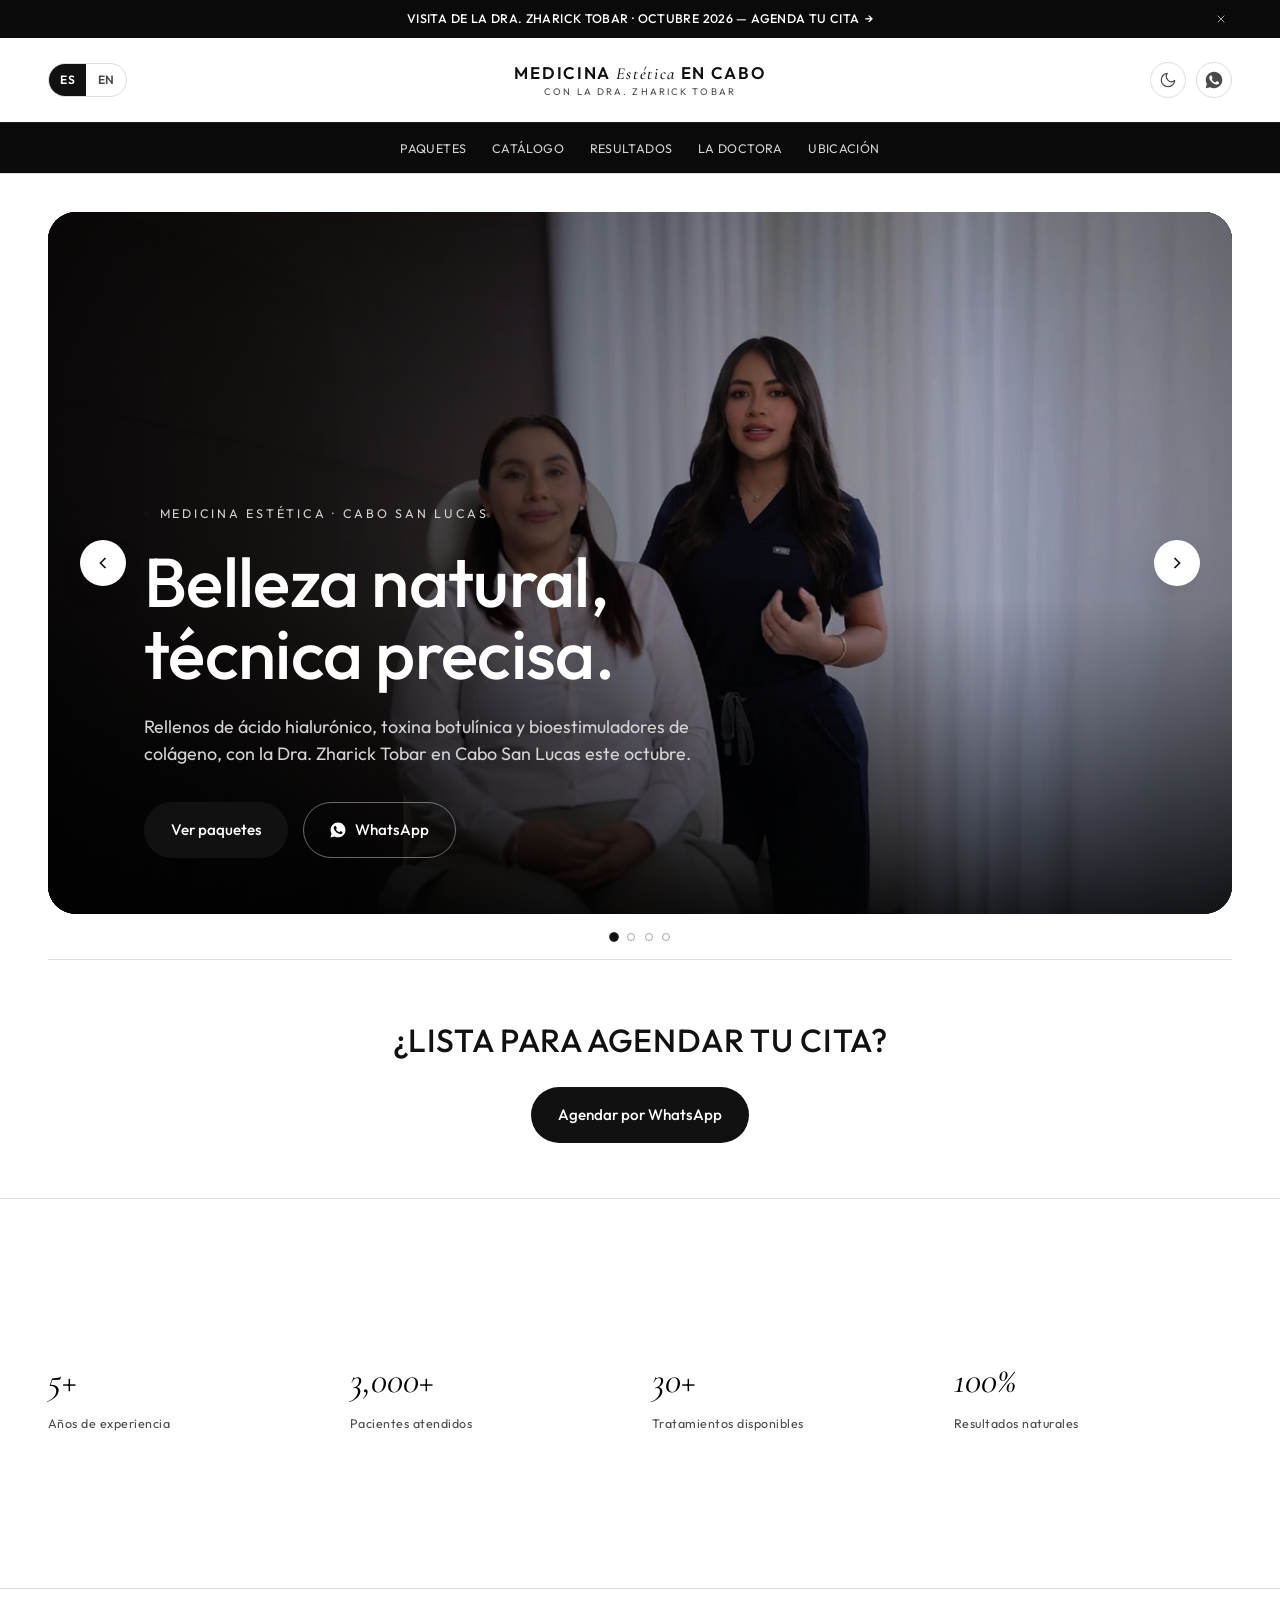
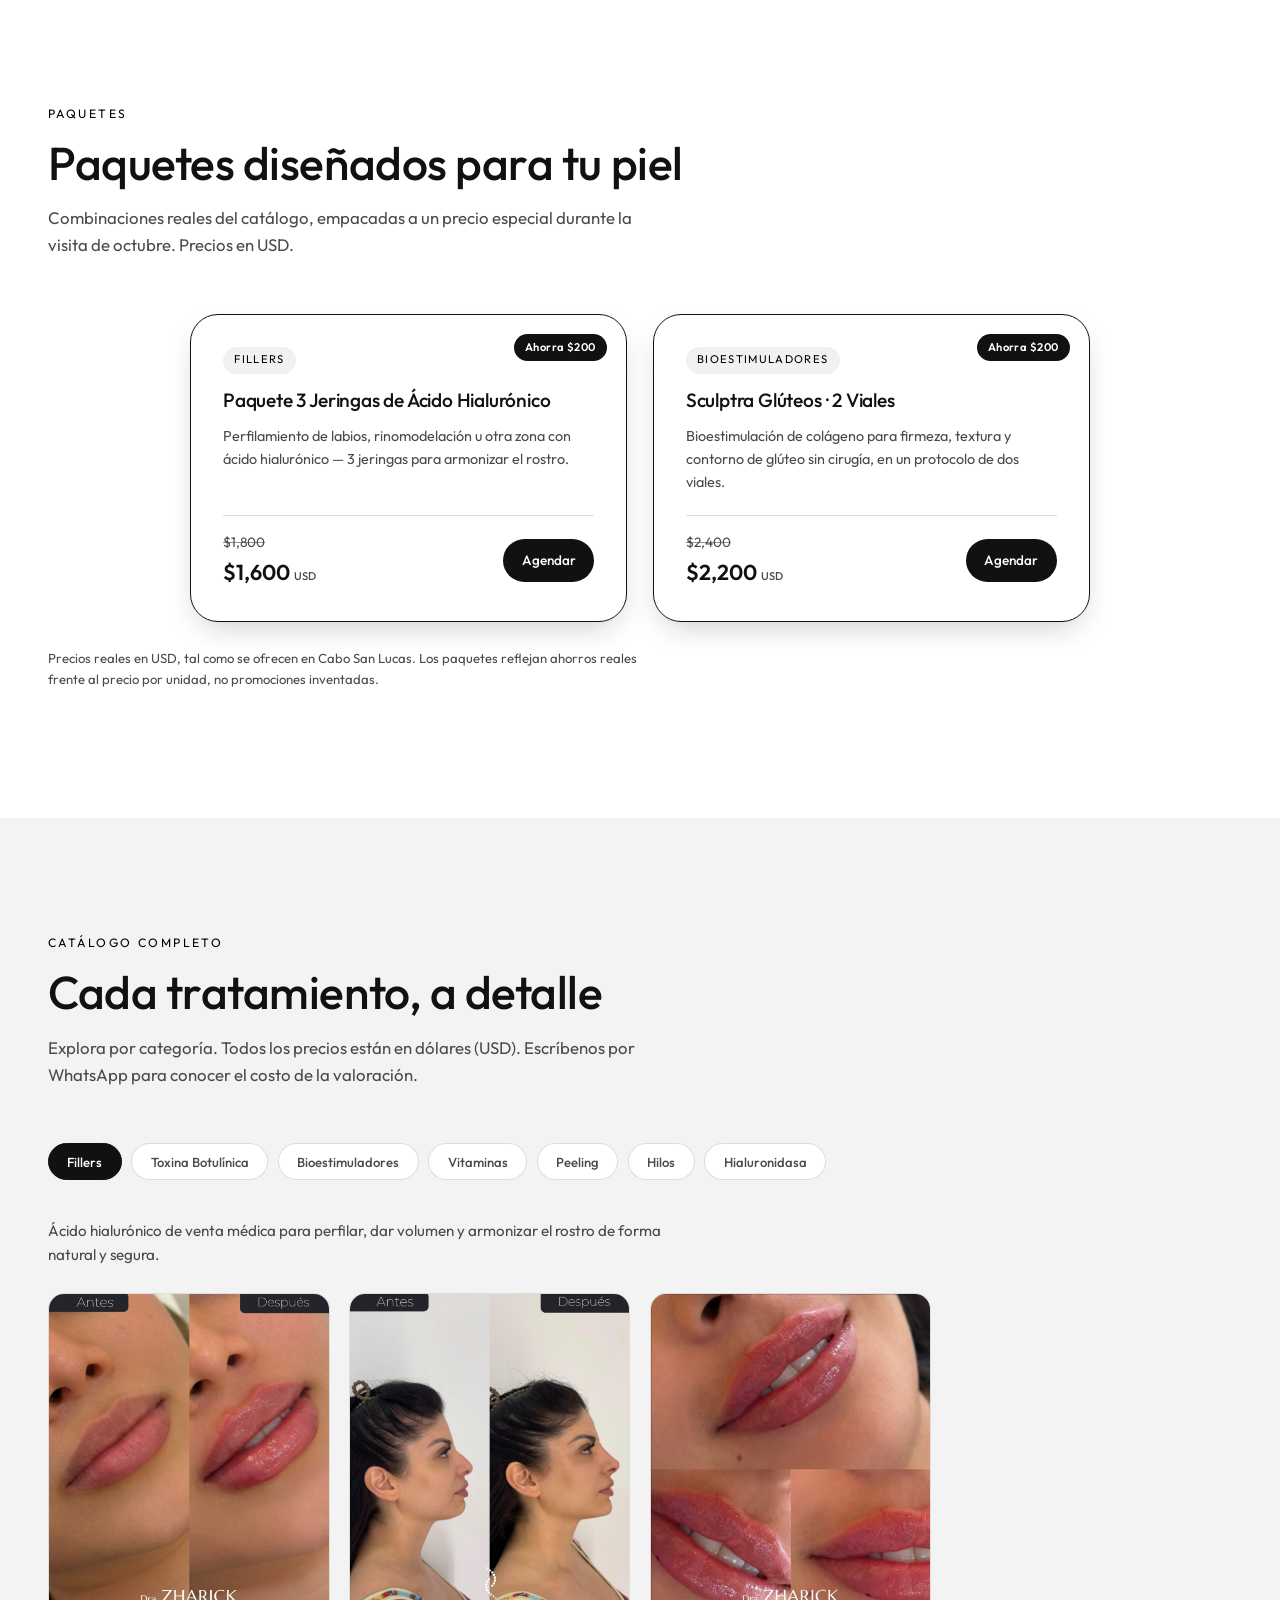
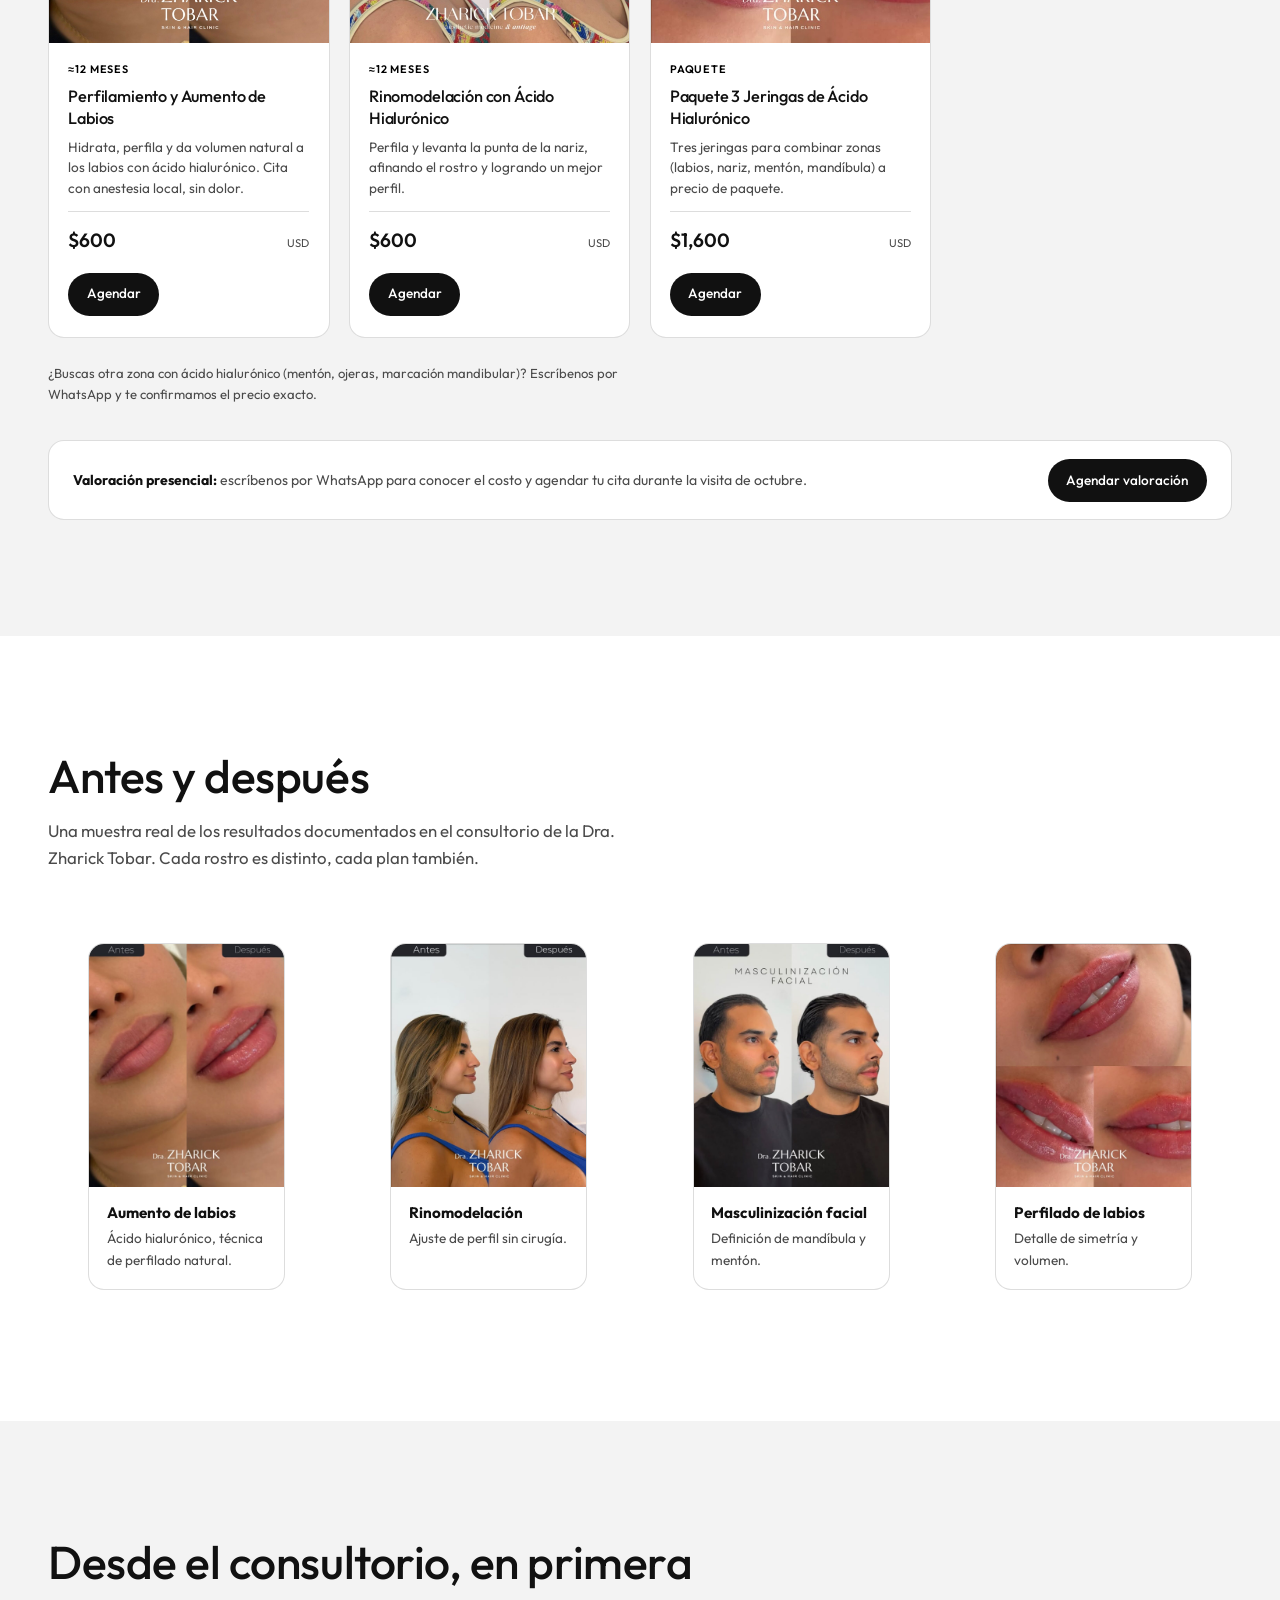
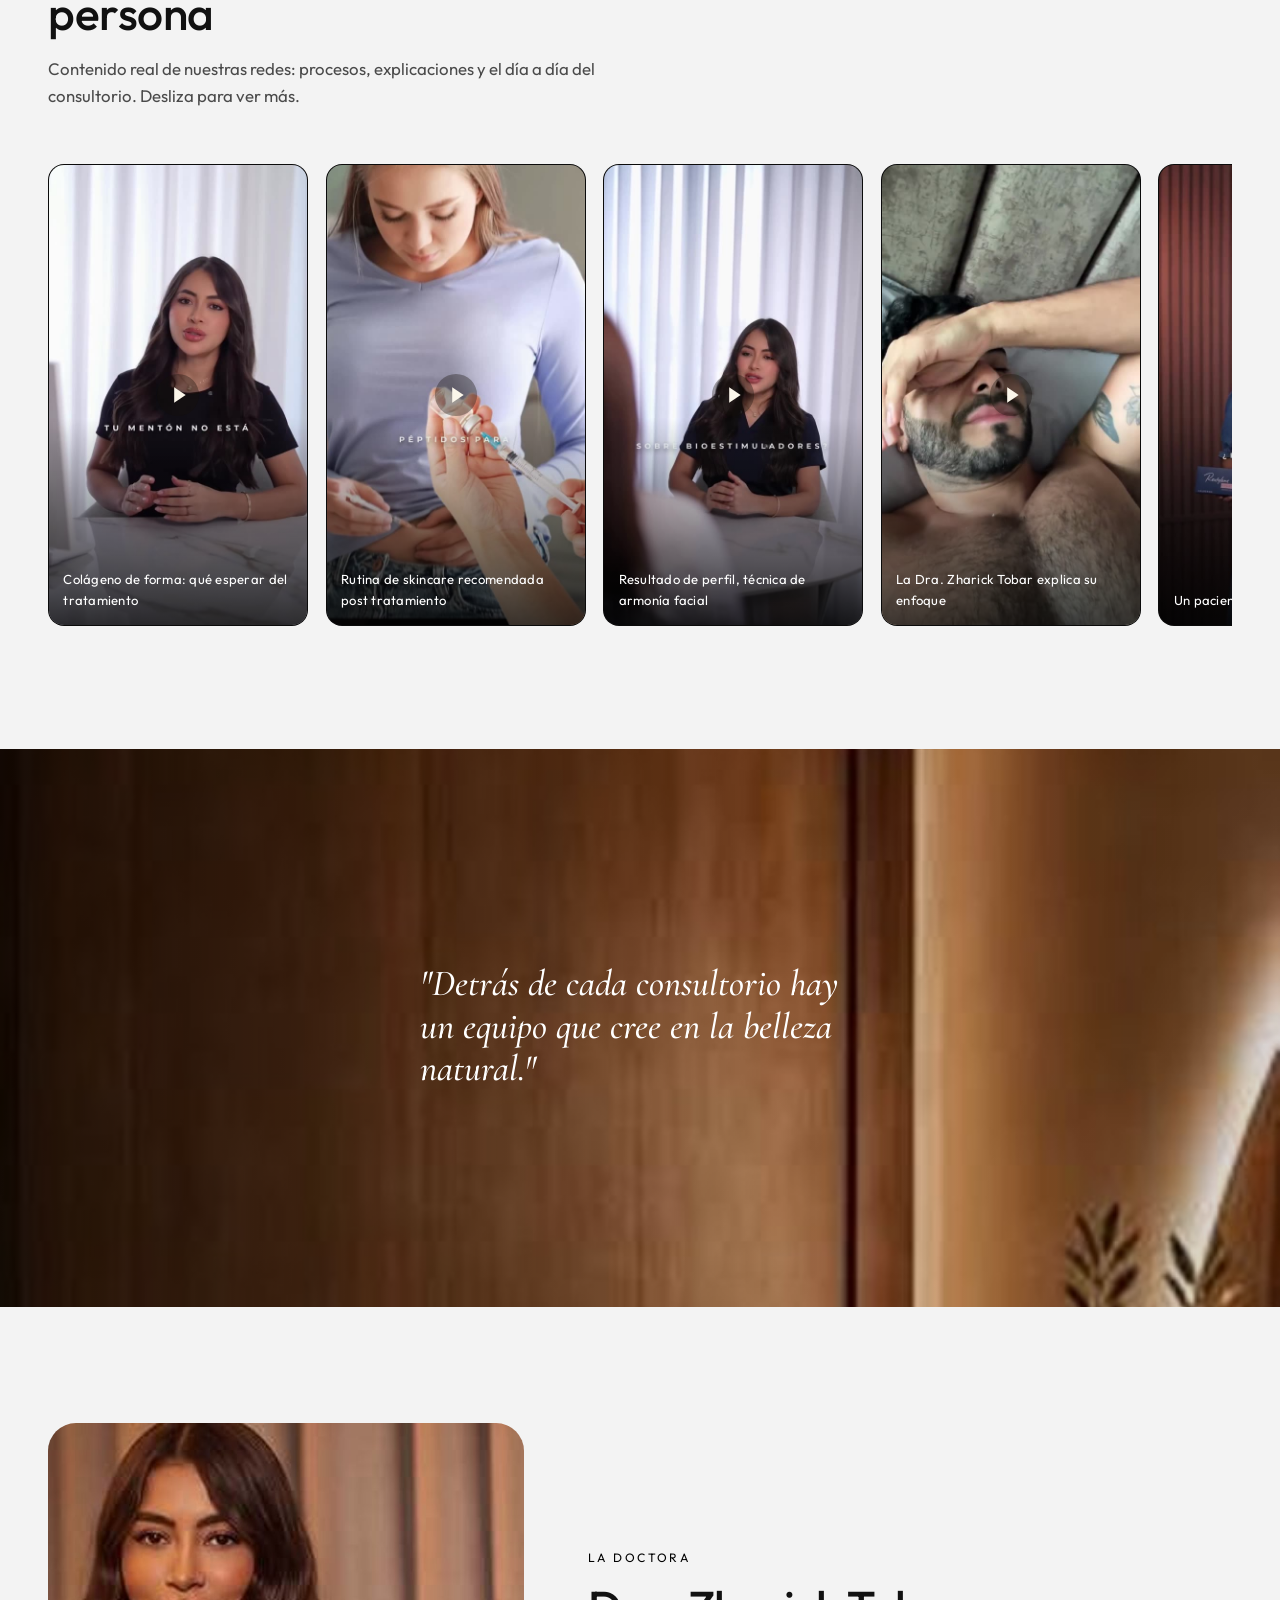
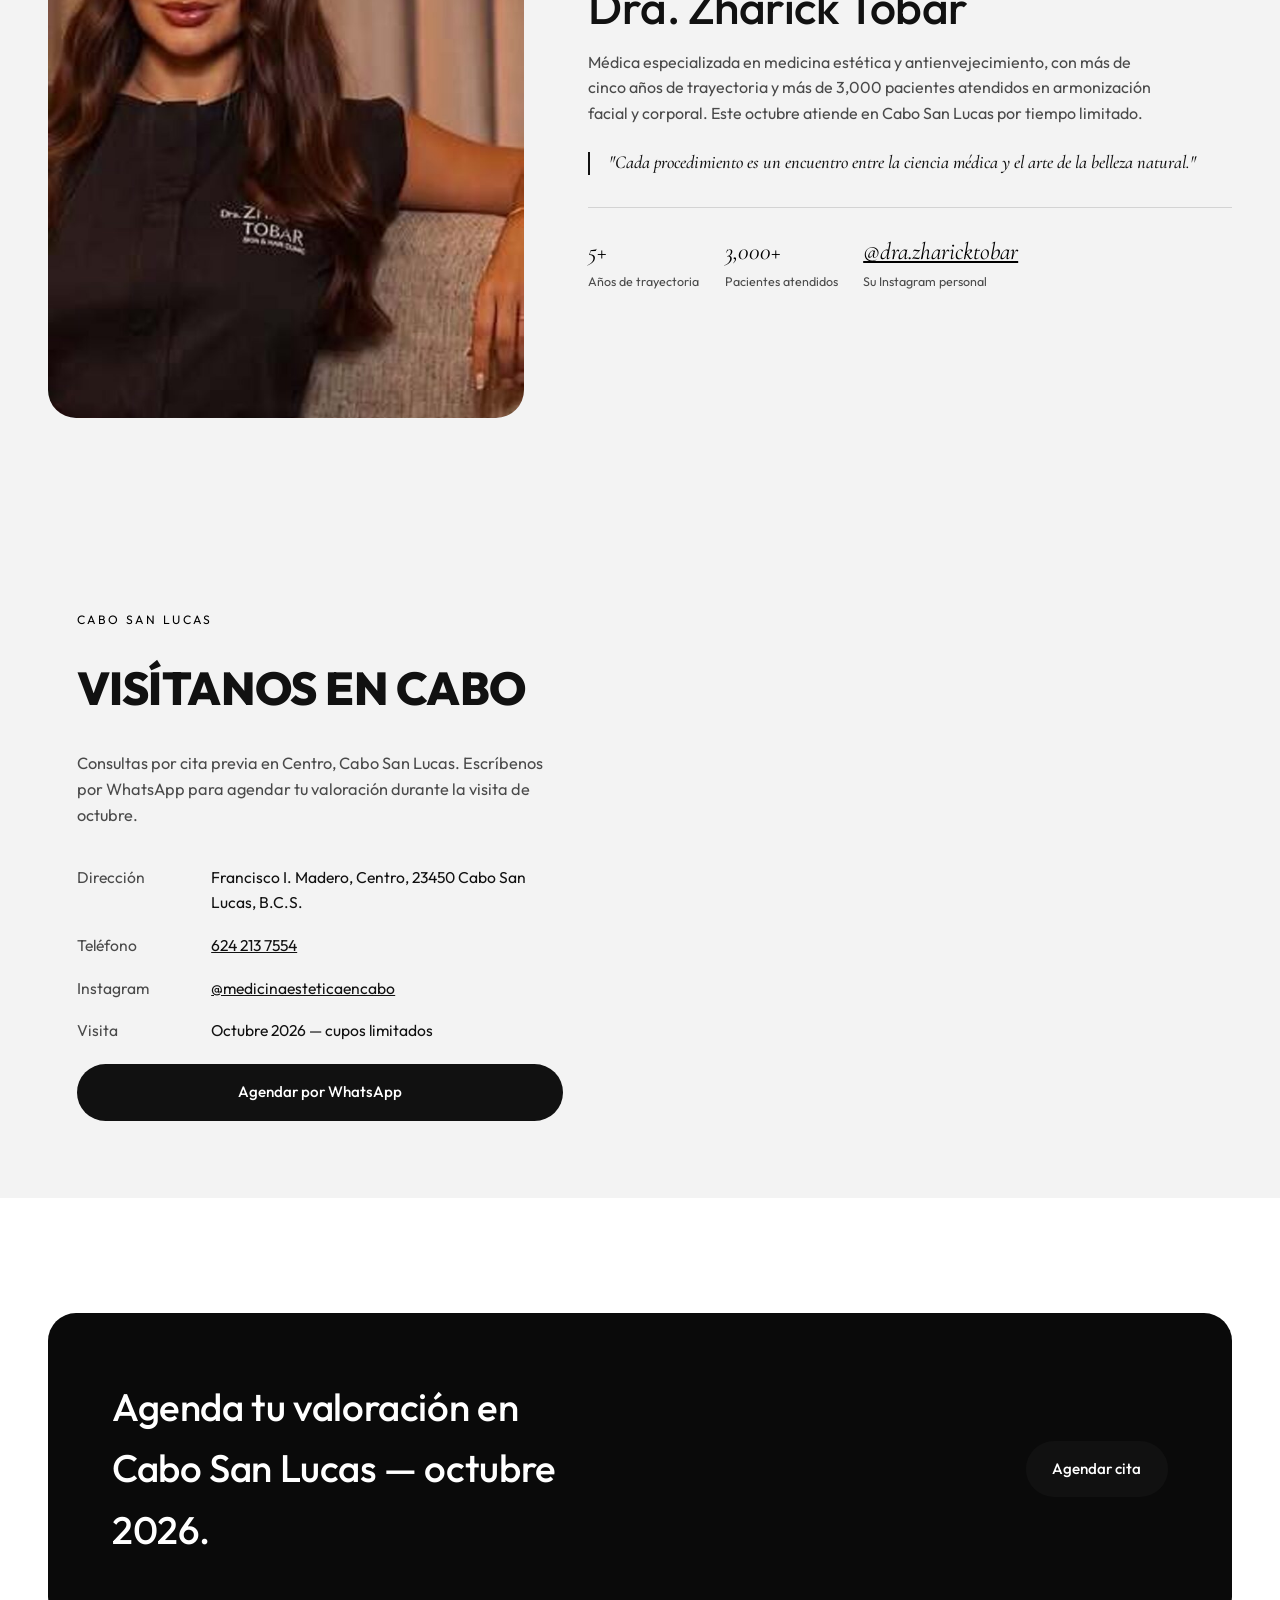
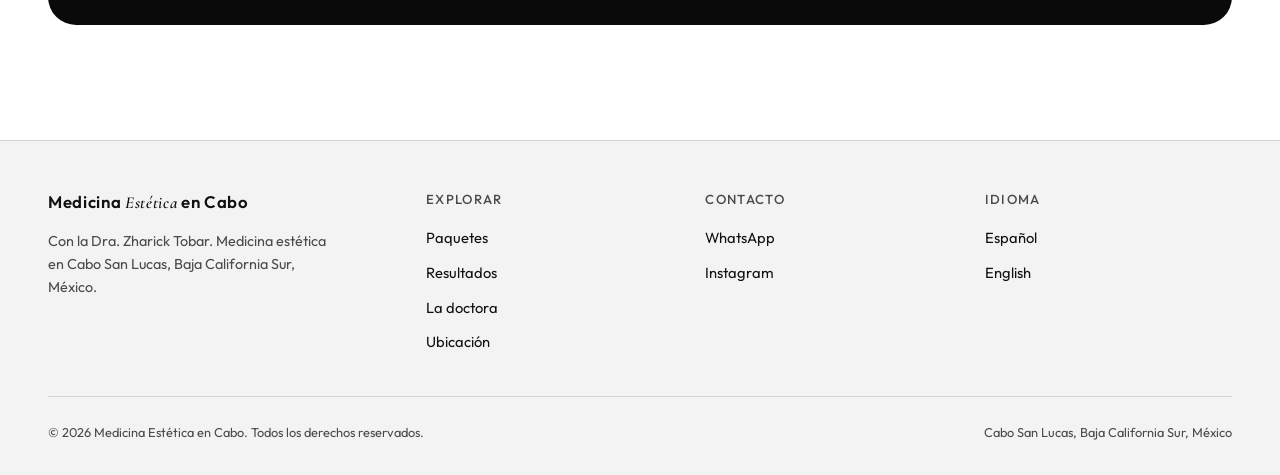
<file: index.html>
<!doctype html>
<html lang="es-MX">
<head>
<meta charset="UTF-8">
<script>(function(){try{var t=localStorage.getItem("theme");if(t==="light"||t==="dark"){document.documentElement.setAttribute("data-theme",t);}}catch(e){}})();</script>
<meta name="viewport" content="width=device-width, initial-scale=1">
<title>Medicina Estética en Cabo | Rellenos, Botox y Bioestimuladores con la Dra. Zharick Tobar</title>
<meta name="description" content="Medicina Estética en Cabo San Lucas: rellenos de ácido hialurónico, toxina botulínica, bioestimuladores de colágeno y más, con la Dra. Zharick Tobar. Precios reales en USD.">
<link rel="canonical" href="https://www.medicinaesteticaencabo.com/">
<link rel="alternate" hreflang="es-mx" href="https://www.medicinaesteticaencabo.com/">
<link rel="alternate" hreflang="en" href="https://www.medicinaesteticaencabo.com/en/">
<link rel="alternate" hreflang="x-default" href="https://www.medicinaesteticaencabo.com/">

<meta property="og:type" content="website">
<meta property="og:locale" content="es_MX">
<meta property="og:locale:alternate" content="en_US">
<meta property="og:site_name" content="Medicina Estética en Cabo">
<meta property="og:title" content="Medicina Estética en Cabo | Con la Dra. Zharick Tobar">
<meta property="og:description" content="Rellenos, botox, bioestimuladores y tratamientos regenerativos para piel, en Cabo San Lucas. Precios reales en USD.">
<meta property="og:url" content="https://www.medicinaesteticaencabo.com/">
<meta property="og:image" content="https://www.medicinaesteticaencabo.com/assets/img/dra-retrato.jpg">
<meta name="twitter:card" content="summary_large_image">
<meta name="theme-color" content="#f6f1e8">

<link rel="preconnect" href="https://fonts.googleapis.com">
<link rel="preconnect" href="https://fonts.gstatic.com" crossorigin>
<link href="https://fonts.googleapis.com/css2?family=Cormorant+Garamond:ital,wght@0,500;1,500;1,600&family=Outfit:wght@400;500;600&display=swap" rel="stylesheet">
<link rel="stylesheet" href="assets/styles.css">

<script type="application/ld+json">
{
  "@context": "https://schema.org",
  "@type": "MedicalBusiness",
  "name": "Medicina Estética en Cabo",
  "description": "Medicina estética en Cabo San Lucas: rellenos de ácido hialurónico, toxina botulínica, bioestimuladores de colágeno y tratamientos regenerativos para piel, con la Dra. Zharick Tobar.",
  "url": "https://www.medicinaesteticaencabo.com/",
  "image": "https://www.medicinaesteticaencabo.com/assets/img/dra-retrato.jpg",
  "telephone": "+52 624 213 7554",
  "priceRange": "$$",
  "address": {
    "@type": "PostalAddress",
    "streetAddress": "Francisco I. Madero, Centro",
    "postalCode": "23450",
    "addressLocality": "Cabo San Lucas",
    "addressRegion": "Baja California Sur",
    "addressCountry": "MX"
  },
  "founder": {
    "@type": "Person",
    "name": "Dra. Zharick Tobar",
    "jobTitle": "Médica especialista en medicina estética y antienvejecimiento",
    "sameAs": "https://www.instagram.com/dra.zharicktobar"
  },
  "areaServed": ["Cabo San Lucas", "San José del Cabo", "Los Cabos"],
  "sameAs": [
    "https://www.instagram.com/medicinaesteticaencabo"
  ]
}
</script>
</head>
<body>

<a class="visually-hidden" href="index.html#contenido">Saltar al contenido</a>

<div class="promo-bar" data-promo-bar>
  <div class="wrap promo-bar-row">
    <a class="promo-bar-msg" href="https://wa.me/5216242137554" target="_blank" rel="noopener">Visita de la Dra. Zharick Tobar · Octubre 2026 — agenda tu cita <span aria-hidden="true">&rarr;</span></a>
    <button class="promo-bar-close" data-promo-close aria-label="Cerrar aviso">
      <svg width="14" height="14" viewBox="0 0 24 24" fill="none" stroke="currentColor" stroke-width="2"><line x1="4" y1="4" x2="20" y2="20"/><line x1="20" y1="4" x2="4" y2="20"/></svg>
    </button>
  </div>
</div>

<header class="nav">
  <div class="wrap nav-row nav-row--top">
    <div class="nav-side nav-side-start">
      <div class="lang-switch">
        <a href="index.html" class="is-active" aria-current="page">ES</a>
        <a href="en/index.html">EN</a>
      </div>
    </div>
    <a class="brand brand--center" href="index.html#top">
      <span class="name">Medicina <em>Estética</em> en Cabo</span>
      <span class="tag">Con la Dra. Zharick Tobar</span>
    </a>
    <div class="nav-side nav-side-end">
      <button class="theme-toggle" data-theme-toggle aria-label="Cambiar a modo oscuro">
        <svg class="icon-moon" width="18" height="18" viewBox="0 0 24 24" fill="none" stroke="currentColor" stroke-width="1.6" stroke-linecap="round" stroke-linejoin="round"><path d="M21 12.79A9 9 0 1 1 11.21 3 7 7 0 0 0 21 12.79Z"/></svg>
        <svg class="icon-sun" width="18" height="18" viewBox="0 0 24 24" fill="none" stroke="currentColor" stroke-width="1.6" stroke-linecap="round" stroke-linejoin="round"><circle cx="12" cy="12" r="4"/><path d="M12 2v2M12 20v2M4.93 4.93l1.41 1.41M17.66 17.66l1.41 1.41M2 12h2M20 12h2M4.93 19.07l1.41-1.41M17.66 6.34l1.41-1.41"/></svg>
      </button>
      <a class="icon-btn-circle nav-wa-btn" href="https://wa.me/5216242137554" target="_blank" rel="noopener" aria-label="Escríbenos por WhatsApp">
        <svg width="20" height="20" viewBox="0 0 24 24" fill="currentColor"><path d="M12.04 2C6.58 2 2.13 6.45 2.13 11.91c0 1.75.46 3.39 1.26 4.82L2 22l5.4-1.41a9.9 9.9 0 0 0 4.64 1.18h.01c5.46 0 9.91-4.45 9.91-9.91C21.96 6.45 17.5 2 12.04 2zm5.8 14.1c-.24.68-1.4 1.3-1.93 1.38-.5.08-1.12.11-1.8-.11-.42-.13-.96-.31-1.65-.6-2.9-1.25-4.8-4.16-4.94-4.35-.14-.19-1.18-1.57-1.18-3 0-1.42.75-2.12 1.02-2.41.27-.29.58-.36.78-.36l.56.01c.18.01.42-.07.65.5.24.58.82 2 .89 2.15.07.15.12.32.02.51-.1.19-.15.31-.3.48-.15.17-.31.38-.44.51-.15.15-.3.31-.13.6.17.29.76 1.26 1.64 2.04 1.13 1 2.08 1.32 2.37 1.47.29.15.46.13.63-.08.17-.21.71-.83.9-1.11.19-.29.38-.24.63-.14.26.1 1.63.77 1.91.91.28.14.46.21.53.33.07.12.07.68-.17 1.36z"/></svg>
      </a>
      <button class="nav-toggle icon-btn" data-menu-toggle aria-label="Abrir menú">
        <svg width="24" height="24" viewBox="0 0 24 24" fill="none" stroke="currentColor" stroke-width="1.6"><line x1="3" y1="7" x2="21" y2="7"/><line x1="3" y1="12" x2="21" y2="12"/><line x1="3" y1="17" x2="21" y2="17"/></svg>
      </button>
    </div>
  </div>
  <nav class="nav-secondary" aria-label="Principal">
    <ul class="nav-links nav-links--center">
      <li><a href="index.html#paquetes">Paquetes</a></li>
      <li><a href="index.html#catalogo">Catálogo</a></li>
      <li><a href="index.html#resultados">Resultados</a></li>
      <li><a href="index.html#doctora">La doctora</a></li>
      <li><a href="index.html#ubicacion">Ubicación</a></li>
    </ul>
  </nav>
</header>

<div class="mobile-menu" data-mobile-menu>
  <div class="top-row">
    <button class="theme-toggle" data-theme-toggle aria-label="Cambiar a modo oscuro">
      <svg class="icon-moon" width="18" height="18" viewBox="0 0 24 24" fill="none" stroke="currentColor" stroke-width="1.6" stroke-linecap="round" stroke-linejoin="round"><path d="M21 12.79A9 9 0 1 1 11.21 3 7 7 0 0 0 21 12.79Z"/></svg>
      <svg class="icon-sun" width="18" height="18" viewBox="0 0 24 24" fill="none" stroke="currentColor" stroke-width="1.6" stroke-linecap="round" stroke-linejoin="round"><circle cx="12" cy="12" r="4"/><path d="M12 2v2M12 20v2M4.93 4.93l1.41 1.41M17.66 17.66l1.41 1.41M2 12h2M20 12h2M4.93 19.07l1.41-1.41M17.66 6.34l1.41-1.41"/></svg>
    </button>
    <button class="icon-btn" data-menu-close aria-label="Cerrar menú">
      <svg width="26" height="26" viewBox="0 0 24 24" fill="none" stroke="currentColor" stroke-width="1.6"><line x1="5" y1="5" x2="19" y2="19"/><line x1="19" y1="5" x2="5" y2="19"/></svg>
    </button>
  </div>
  <nav>
    <a href="index.html#paquetes">Paquetes</a>
    <a href="index.html#catalogo">Catálogo</a>
    <a href="index.html#resultados">Resultados</a>
    <a href="index.html#doctora">La doctora</a>
    <a href="index.html#ubicacion">Ubicación</a>
    <a href="en/index.html">English site</a>
  </nav>
  <a class="btn btn-primary" style="margin-top:2rem; align-self:flex-start;" href="index.html#contacto">Agendar cita</a>
</div>

<main id="contenido">

  <section class="hero" id="top">
    <div class="hero-carousel" data-carousel>
      <div class="hero-viewport">
      <ul class="hero-track" data-carousel-track>

        <li class="hero-slide is-active" data-carousel-slide>
          <div class="hero-slide-media hero-slide-media--photo hero-slide-media--consulta">
            <img src="assets/img/hero-consulta.jpg" alt="Dra. Zharick Tobar en consulta con una paciente" loading="eager">
          </div>
          <div class="hero-scrim"></div>
          <div class="wrap hero-inner">
            <span class="hero-eyebrow"><span class="dot"></span> Medicina estética · Cabo San Lucas</span>
            <h1>Belleza natural,<br>técnica precisa.</h1>
            <p class="lede">Rellenos de ácido hialurónico, toxina botulínica y bioestimuladores de colágeno, con la Dra. Zharick Tobar en Cabo San Lucas este octubre.</p>
            <div class="hero-ctas">
              <a class="btn btn-primary" href="index.html#paquetes">Ver paquetes</a>
              <a class="btn btn-ghost" href="https://wa.me/5216242137554" target="_blank" rel="noopener">
                <svg width="18" height="18" viewBox="0 0 24 24" fill="currentColor"><path d="M12.04 2C6.58 2 2.13 6.45 2.13 11.91c0 1.75.46 3.39 1.26 4.82L2 22l5.4-1.41a9.9 9.9 0 0 0 4.64 1.18h.01c5.46 0 9.91-4.45 9.91-9.91C21.96 6.45 17.5 2 12.04 2zm5.8 14.1c-.24.68-1.4 1.3-1.93 1.38-.5.08-1.12.11-1.8-.11-.42-.13-.96-.31-1.65-.6-2.9-1.25-4.8-4.16-4.94-4.35-.14-.19-1.18-1.57-1.18-3 0-1.42.75-2.12 1.02-2.41.27-.29.58-.36.78-.36l.56.01c.18.01.42-.07.65.5.24.58.82 2 .89 2.15.07.15.12.32.02.51-.1.19-.15.31-.3.48-.15.17-.31.38-.44.51-.15.15-.3.31-.13.6.17.29.76 1.26 1.64 2.04 1.13 1 2.08 1.32 2.37 1.47.29.15.46.13.63-.08.17-.21.71-.83.9-1.11.19-.29.38-.24.63-.14.26.1 1.63.77 1.91.91.28.14.46.21.53.33.07.12.07.68-.17 1.36z"/></svg>
                WhatsApp
              </a>
            </div>
          </div>
        </li>

        <li class="hero-slide" data-carousel-slide>
          <div class="hero-slide-media hero-slide-media--2" aria-hidden="true">
            <svg class="hero-slide-art" viewBox="0 0 400 400" fill="none"><path d="M60 260c40-60 90-90 140-90s100 30 140 90" stroke="currentColor" stroke-width="1.4" opacity="0.5"/><path d="M60 300c40-60 90-90 140-90s100 30 140 90" stroke="currentColor" stroke-width="1.4" opacity="0.3"/><circle cx="200" cy="150" r="46" stroke="currentColor" stroke-width="1.4" opacity="0.45"/></svg>
          </div>
          <div class="hero-scrim"></div>
          <div class="wrap hero-inner">
            <span class="hero-eyebrow"><span class="dot"></span> Paquetes</span>
            <h1>Paquetes diseñados<br>para tu piel.</h1>
            <p class="lede">Combina tratamientos reales del catálogo y ahorra — los mismos protocolos, empacados para que rindan más.</p>
            <div class="hero-ctas">
              <a class="btn btn-primary" href="index.html#paquetes">Ver paquetes</a>
              <a class="btn btn-ghost" href="index.html#catalogo">Ver catálogo completo</a>
            </div>
          </div>
        </li>

        <li class="hero-slide" data-carousel-slide>
          <div class="hero-slide-media hero-slide-media--3" aria-hidden="true">
            <svg class="hero-slide-art" viewBox="0 0 400 400" fill="none"><path d="M120 320V160c0-30 20-55 50-55h20c30 0 50 25 50 55v20" stroke="currentColor" stroke-width="1.4" opacity="0.45"/><path d="M240 320V220" stroke="currentColor" stroke-width="1.4" opacity="0.45"/><circle cx="280" cy="140" r="3" fill="currentColor" opacity="0.5"/><circle cx="300" cy="180" r="3" fill="currentColor" opacity="0.4"/></svg>
          </div>
          <div class="hero-scrim"></div>
          <div class="wrap hero-inner">
            <span class="hero-eyebrow"><span class="dot"></span> Resultados</span>
            <h1>Resultados naturales,<br>sin tiempo de inactividad.</h1>
            <p class="lede">Procedimientos mínimamente invasivos, la mayoría el mismo día, con anestesia local y sin cirugía.</p>
            <div class="hero-ctas">
              <a class="btn btn-primary" href="index.html#resultados">Ver resultados</a>
              <a class="btn btn-ghost" href="index.html#catalogo">Ver catálogo</a>
            </div>
          </div>
        </li>

        <li class="hero-slide" data-carousel-slide>
          <div class="hero-slide-media hero-slide-media--photo hero-slide-media--doctora">
            <img src="assets/img/hero-doctora-retrato.jpg" alt="Retrato de la Dra. Zharick Tobar en el consultorio" loading="lazy">
          </div>
          <div class="hero-scrim"></div>
          <div class="wrap hero-inner">
            <span class="hero-eyebrow"><span class="dot"></span> Visita de octubre</span>
            <h1>La Dra. Zharick Tobar<br>llega a Cabo en octubre.</h1>
            <p class="lede">Cupos limitados durante su visita. Agenda tu valoración y arma, junto a ella, el plan ideal para tu rostro.</p>
            <div class="hero-ctas">
              <a class="btn btn-primary" href="https://wa.me/5216242137554" target="_blank" rel="noopener">Agendar por WhatsApp</a>
              <a class="btn btn-ghost" href="index.html#paquetes">Ver paquetes</a>
            </div>
          </div>
        </li>

      </ul>
      <button class="hero-arrow hero-arrow-prev" data-carousel-prev aria-label="Diapositiva anterior">
        <svg width="20" height="20" viewBox="0 0 24 24" fill="none" stroke="currentColor" stroke-width="2"><polyline points="15 18 9 12 15 6"/></svg>
      </button>
      <button class="hero-arrow hero-arrow-next" data-carousel-next aria-label="Siguiente diapositiva">
        <svg width="20" height="20" viewBox="0 0 24 24" fill="none" stroke="currentColor" stroke-width="2"><polyline points="9 18 15 12 9 6"/></svg>
      </button>
      </div>
      <div class="hero-dots" data-carousel-dots role="tablist" aria-label="Diapositivas">
        <button class="hero-dot is-active" data-carousel-goto="0" role="tab" aria-selected="true" aria-label="Ir a diapositiva 1"></button>
        <button class="hero-dot" data-carousel-goto="1" role="tab" aria-selected="false" aria-label="Ir a diapositiva 2"></button>
        <button class="hero-dot" data-carousel-goto="2" role="tab" aria-selected="false" aria-label="Ir a diapositiva 3"></button>
        <button class="hero-dot" data-carousel-goto="3" role="tab" aria-selected="false" aria-label="Ir a diapositiva 4"></button>
      </div>
    </div>
  </section>

  <section class="post-hero-cta">
    <div class="wrap post-hero-cta-inner">
      <h2>¿Lista para agendar tu cita?</h2>
      <a class="btn btn-primary" href="https://wa.me/5216242137554" target="_blank" rel="noopener">Agendar por WhatsApp</a>
    </div>
  </section>

  <section class="stats">
    <div class="wrap stats-row">
      <div class="stat"><div class="num">5+</div><div class="label">Años de experiencia</div></div>
      <div class="stat"><div class="num">3,000+</div><div class="label">Pacientes atendidos</div></div>
      <div class="stat"><div class="num">30+</div><div class="label">Tratamientos disponibles</div></div>
      <div class="stat"><div class="num">100%</div><div class="label">Resultados naturales</div></div>
    </div>
  </section>

  <section id="paquetes" data-reveal>
    <div class="wrap">
      <div class="section-head">
        <span class="eyebrow">Paquetes</span>
        <h2 class="h-lg">Paquetes diseñados para tu piel</h2>
        <p>Combinaciones reales del catálogo, empacadas a un precio especial durante la visita de octubre. Precios en USD.</p>
      </div>
      <div class="package-grid">
        <article class="package-card is-featured">
          <span class="package-badge">Ahorra $200</span>
          <span class="tag">Fillers</span>
          <h3>Paquete 3 Jeringas de Ácido Hialurónico</h3>
          <p>Perfilamiento de labios, rinomodelación u otra zona con ácido hialurónico — 3 jeringas para armonizar el rostro.</p>
          <div class="package-price-row">
            <div class="package-price">
              <span class="price-compare">$1,800</span>
              <span class="price">$1,600 <small>USD</small></span>
            </div>
            <a class="btn btn-primary btn-sm" href="https://wa.me/5216242137554?text=Hola%2C%20me%20interesa%20el%20Paquete%20de%203%20Jeringas%20de%20%C3%81cido%20Hialur%C3%B3nico" target="_blank" rel="noopener">Agendar</a>
          </div>
        </article>
        <article class="package-card is-featured">
          <span class="package-badge">Ahorra $200</span>
          <span class="tag">Bioestimuladores</span>
          <h3>Sculptra Glúteos · 2 Viales</h3>
          <p>Bioestimulación de colágeno para firmeza, textura y contorno de glúteo sin cirugía, en un protocolo de dos viales.</p>
          <div class="package-price-row">
            <div class="package-price">
              <span class="price-compare">$2,400</span>
              <span class="price">$2,200 <small>USD</small></span>
            </div>
            <a class="btn btn-primary btn-sm" href="https://wa.me/5216242137554?text=Hola%2C%20me%20interesa%20el%20paquete%20Sculptra%20Gl%C3%BAteos%20(2%20viales)" target="_blank" rel="noopener">Agendar</a>
          </div>
        </article>
      </div>
      <p class="catalog-note-inline">Precios reales en USD, tal como se ofrecen en Cabo San Lucas. Los paquetes reflejan ahorros reales frente al precio por unidad, no promociones inventadas.</p>
    </div>
  </section>

  <section id="catalogo" class="section-alt" data-reveal>
    <div class="wrap">
      <div class="section-head">
        <span class="eyebrow">Catálogo completo</span>
        <h2 class="h-lg">Cada tratamiento, a detalle</h2>
        <p>Explora por categoría. Todos los precios están en dólares (USD). Escríbenos por WhatsApp para conocer el costo de la valoración.</p>
      </div>

      <div class="catalog-tabs" role="tablist">
        <button class="catalog-tab is-active" data-tab-target="cat-fillers" role="tab" aria-selected="true">Fillers</button>
        <button class="catalog-tab" data-tab-target="cat-toxina" role="tab" aria-selected="false">Toxina Botulínica</button>
        <button class="catalog-tab" data-tab-target="cat-bio" role="tab" aria-selected="false">Bioestimuladores</button>
        <button class="catalog-tab" data-tab-target="cat-vitaminas" role="tab" aria-selected="false">Vitaminas</button>
        <button class="catalog-tab" data-tab-target="cat-peeling" role="tab" aria-selected="false">Peeling</button>
        <button class="catalog-tab" data-tab-target="cat-hilos" role="tab" aria-selected="false">Hilos</button>
        <button class="catalog-tab" data-tab-target="cat-hialuronidasa" role="tab" aria-selected="false">Hialuronidasa</button>
      </div>

      <div id="cat-fillers" class="catalog-panel is-active">
        <p class="catalog-intro">Ácido hialurónico de venta médica para perfilar, dar volumen y armonizar el rostro de forma natural y segura.</p>
        <div class="photo-grid">
          <article class="photo-card">
            <div class="photo-card-media"><img src="assets/img/tt-labios.jpg" alt="Resultado real · Perfilamiento y Aumento de Labios" loading="lazy"></div>
            <div class="photo-card-body">
              <span class="dur">≈12 meses</span>
              <h4>Perfilamiento y Aumento de Labios</h4>
              <p>Hidrata, perfila y da volumen natural a los labios con ácido hialurónico. Cita con anestesia local, sin dolor.</p>
              <div class="price-row"><span class="price">$600</span><span class="price-note">USD</span></div>
              <a class="btn btn-primary btn-sm" href="https://wa.me/5216242137554?text=Hola%2C%20me%20interesa%20el%20Perfilamiento%20y%20Aumento%20de%20Labios" target="_blank" rel="noopener">Agendar</a>
            </div>
          </article>
          <article class="photo-card">
            <div class="photo-card-media"><img src="assets/img/tt-rinomodelacion.jpg" alt="Resultado real · Rinomodelación con Ácido Hialurónico" loading="lazy"></div>
            <div class="photo-card-body">
              <span class="dur">≈12 meses</span>
              <h4>Rinomodelación con Ácido Hialurónico</h4>
              <p>Perfila y levanta la punta de la nariz, afinando el rostro y logrando un mejor perfil.</p>
              <div class="price-row"><span class="price">$600</span><span class="price-note">USD</span></div>
              <a class="btn btn-primary btn-sm" href="https://wa.me/5216242137554?text=Hola%2C%20me%20interesa%20la%20Rinomodelaci%C3%B3n%20con%20%C3%81cido%20Hialur%C3%B3nico" target="_blank" rel="noopener">Agendar</a>
            </div>
          </article>
          <article class="photo-card">
            <div class="photo-card-media"><img src="assets/img/detalle-labios.jpg" alt="Detalle de resultado con ácido hialurónico, Dra. Zharick Tobar" loading="lazy"></div>
            <div class="photo-card-body">
              <span class="dur">Paquete</span>
              <h4>Paquete 3 Jeringas de Ácido Hialurónico</h4>
              <p>Tres jeringas para combinar zonas (labios, nariz, mentón, mandíbula) a precio de paquete.</p>
              <div class="price-row"><span class="price">$1,600</span><span class="price-note">USD</span></div>
              <a class="btn btn-primary btn-sm" href="https://wa.me/5216242137554?text=Hola%2C%20me%20interesa%20el%20Paquete%20de%203%20Jeringas%20de%20%C3%81cido%20Hialur%C3%B3nico" target="_blank" rel="noopener">Agendar</a>
            </div>
          </article>
        </div>
        <p class="catalog-note-inline">¿Buscas otra zona con ácido hialurónico (mentón, ojeras, marcación mandibular)? Escríbenos por WhatsApp y te confirmamos el precio exacto.</p>
      </div>

      <div id="cat-toxina" class="catalog-panel">
        <p class="catalog-intro">Relaja los músculos de expresión para un rostro descansado y natural; también trata bruxismo, hiperhidrosis y más.</p>
        <div class="photo-grid">
          <article class="photo-card">
            <div class="photo-card-media"><img src="assets/img/tt-botox.jpg" alt="Aplicación de toxina botulínica en tercio superior" loading="lazy"></div>
            <div class="photo-card-body"><span class="dur">3–4 meses</span><h4>Toxina Botulínica Tercio Superior</h4><p>Mejora líneas de expresión en entrecejo, líneas frontales y patas de gallina.</p><div class="price-row"><span class="price">$550</span><span class="price-note">USD</span></div><a class="btn btn-primary btn-sm" href="https://wa.me/5216242137554?text=Hola%2C%20me%20interesa%20la%20Toxina%20Botul%C3%ADnica%20Tercio%20Superior" target="_blank" rel="noopener">Agendar</a></div>
          </article>
          <article class="photo-card">
            <div class="photo-card-media"><img src="assets/img/tt-hiperhidrosis-axilar.jpg" alt="Tratamiento de hiperhidrosis axilar" loading="lazy"></div>
            <div class="photo-card-body"><span class="dur">8+ meses</span><h4>Hiperhidrosis Axilar</h4><p>Controla el exceso de sudor en las axilas bloqueando las glándulas sudoríparas.</p><div class="price-row"><span class="price">$700</span><span class="price-note">USD</span></div><a class="btn btn-primary btn-sm" href="https://wa.me/5216242137554?text=Hola%2C%20me%20interesa%20el%20tratamiento%20de%20Hiperhidrosis%20Axilar" target="_blank" rel="noopener">Agendar</a></div>
          </article>
          <article class="photo-card">
            <div class="photo-card-media"><img src="assets/img/tt-hiperhidrosis-palmar.jpg" alt="Tratamiento de hiperhidrosis palmar" loading="lazy"></div>
            <div class="photo-card-body"><span class="dur">8+ meses</span><h4>Hiperhidrosis Palmar</h4><p>Controla el exceso de sudoración en las manos.</p><div class="price-row"><span class="price">$1,000</span><span class="price-note">USD</span></div><a class="btn btn-primary btn-sm" href="https://wa.me/5216242137554?text=Hola%2C%20me%20interesa%20el%20tratamiento%20de%20Hiperhidrosis%20Palmar" target="_blank" rel="noopener">Agendar</a></div>
          </article>
          <article class="photo-card">
            <div class="photo-card-media"><img src="assets/img/tt-jowl.jpg" alt="Tratamiento de línea mandibular con toxina botulínica" loading="lazy"></div>
            <div class="photo-card-body"><span class="dur">4–6 meses</span><h4>Línea Mandibular</h4><p>Mejora la flacidez del tercio inferior, piel más firme y definida.</p><div class="price-row"><span class="price">$170</span><span class="price-note">USD</span></div><a class="btn btn-primary btn-sm" href="https://wa.me/5216242137554?text=Hola%2C%20me%20interesa%20el%20tratamiento%20de%20L%C3%ADnea%20Mandibular" target="_blank" rel="noopener">Agendar</a></div>
          </article>
          <article class="photo-card">
            <div class="photo-card-media"><img src="assets/img/tt-sonrisa-gingival.jpg" alt="Resultado real · Sonrisa Gingival" loading="lazy"></div>
            <div class="photo-card-body"><span class="dur">4–6 meses</span><h4>Sonrisa Gingival</h4><p>Disminuye la exposición excesiva de la encía al sonreír.</p><div class="price-row"><span class="price">$170</span><span class="price-note">USD</span></div><a class="btn btn-primary btn-sm" href="https://wa.me/5216242137554?text=Hola%2C%20me%20interesa%20el%20tratamiento%20de%20Sonrisa%20Gingival" target="_blank" rel="noopener">Agendar</a></div>
          </article>
          <article class="photo-card">
            <div class="photo-card-media"><img src="assets/img/tt-cola-ceja.jpg" alt="Tratamiento de elevación de cola de ceja" loading="lazy"></div>
            <div class="photo-card-body"><span class="dur">4–6 meses</span><h4>Elevación Cola de Ceja</h4><p>Eleva sutilmente la porción externa de las cejas para una mirada más abierta.</p><div class="price-row"><span class="price">$180</span><span class="price-note">USD</span></div><a class="btn btn-primary btn-sm" href="https://wa.me/5216242137554?text=Hola%2C%20me%20interesa%20la%20Elevaci%C3%B3n%20de%20Cola%20de%20Ceja" target="_blank" rel="noopener">Agendar</a></div>
          </article>
          <article class="photo-card">
            <div class="photo-card-media"><img src="assets/img/tt-bruxismo.jpg" alt="Tratamiento de bruxismo (bloqueo de masetero)" loading="lazy"></div>
            <div class="photo-card-body"><span class="dur">4–6 meses</span><h4>Bruxismo (Bloqueo de Masetero)</h4><p>Relaja el músculo masetero, evita desgaste dental, dolores de cabeza y afina el rostro.</p><div class="price-row"><span class="price">$350</span><span class="price-note">USD</span></div><a class="btn btn-primary btn-sm" href="https://wa.me/5216242137554?text=Hola%2C%20me%20interesa%20el%20tratamiento%20de%20Bruxismo" target="_blank" rel="noopener">Agendar</a></div>
          </article>
        </div>
      </div>

      <div id="cat-bio" class="catalog-panel">
        <p class="catalog-intro">Estimulan tu propio colágeno para firmeza, volumen y una piel más joven de forma gradual y natural.</p>
        <div class="photo-grid">
          <article class="photo-card">
            <div class="photo-card-media"><img src="assets/img/tt-radiesse.jpg" alt="Radiesse — bioestimulador de colágeno" loading="lazy"></div>
            <div class="photo-card-body"><span class="dur">12–18 meses</span><h4>Radiesse</h4><p>Hidroxiapatita de calcio: estimula colágeno, devuelve firmeza y mejora luminosidad.</p><div class="price-row"><span class="price">$1,000</span><span class="price-note">USD</span></div><a class="btn btn-primary btn-sm" href="https://wa.me/5216242137554?text=Hola%2C%20me%20interesa%20el%20tratamiento%20con%20Radiesse" target="_blank" rel="noopener">Agendar</a></div>
          </article>
          <article class="photo-card">
            <div class="photo-card-media"><img src="assets/img/tt-sculptra.jpg" alt="Sculptra — bioestimulador de colágeno" loading="lazy"></div>
            <div class="photo-card-body"><span class="dur">18–24 meses</span><h4>Sculptra</h4><p>Ácido poliláctico: activa colágeno de forma profunda y progresiva.</p><div class="price-row"><span class="price">$1,200</span><span class="price-note">USD</span></div><a class="btn btn-primary btn-sm" href="https://wa.me/5216242137554?text=Hola%2C%20me%20interesa%20el%20tratamiento%20con%20Sculptra" target="_blank" rel="noopener">Agendar</a></div>
          </article>
          <article class="photo-card">
            <div class="photo-card-media"><img src="assets/img/tt-sculptra-gluteos.jpg" alt="Resultado real · Sculptra para Glúteos" loading="lazy"></div>
            <div class="photo-card-body"><span class="dur">1 vial</span><h4>Sculptra para Glúteos</h4><p>Mejora firmeza, textura y contorno de glúteo sin cirugía. (2 viales disponibles en paquete — ver Paquetes arriba).</p><div class="price-row"><span class="price">$1,200</span><span class="price-note">USD</span></div><a class="btn btn-primary btn-sm" href="https://wa.me/5216242137554?text=Hola%2C%20me%20interesa%20Sculptra%20para%20Gl%C3%BAteos" target="_blank" rel="noopener">Agendar</a></div>
          </article>
        </div>
      </div>

      <div id="cat-vitaminas" class="catalog-panel">
        <p class="catalog-intro">Hidratación profunda, luminosidad y regeneración celular con vitaminas, NCTF y polinucleótidos.</p>
        <div class="photo-grid">
          <article class="photo-card">
            <div class="photo-card-media"><img src="assets/img/tt-polinucleotidos.jpg" alt="Aplicación de polinucleótidos (ADN de salmón)" loading="lazy"></div>
            <div class="photo-card-body"><span class="dur">6–9 meses</span><h4>Polinucleótidos (ADN de Salmón)</h4><p>Regeneración celular e hidratación profunda del rostro.</p><div class="price-row"><span class="price">$350</span><span class="price-note">USD</span></div><a class="btn btn-primary btn-sm" href="https://wa.me/5216242137554?text=Hola%2C%20me%20interesan%20los%20Polinucle%C3%B3tidos" target="_blank" rel="noopener">Agendar</a></div>
          </article>
          <article class="photo-card">
            <div class="photo-card-media"><img src="assets/img/tt-nctf.jpg" alt="Hidratación profunda con NCTF" loading="lazy"></div>
            <div class="photo-card-body"><span class="dur">6–9 meses</span><h4>Hidratación Profunda NCTF</h4><p>Cóctel de vitaminas, aminoácidos y ácido hialurónico.</p><div class="price-row"><span class="price">$300</span><span class="price-note">USD</span></div><a class="btn btn-primary btn-sm" href="https://wa.me/5216242137554?text=Hola%2C%20me%20interesa%20la%20Hidrataci%C3%B3n%20Profunda%20NCTF" target="_blank" rel="noopener">Agendar</a></div>
          </article>
        </div>
      </div>

      <div id="cat-peeling" class="catalog-panel">
        <p class="catalog-intro">Peeling médico de referencia para manchas y textura de la piel.</p>
        <div class="photo-grid">
          <article class="photo-card">
            <div class="photo-card-media"><img src="assets/img/tt-cosmelan.jpg" alt="Resultado real · Cosmelan" loading="lazy"></div>
            <div class="photo-card-body"><span class="dur">Tratamiento</span><h4>Cosmelan</h4><p>Peeling despigmentante de referencia para manchas del rostro.</p><div class="price-row"><span class="price">$1,500</span><span class="price-note">USD</span></div><a class="btn btn-primary btn-sm" href="https://wa.me/5216242137554?text=Hola%2C%20me%20interesa%20el%20Peeling%20Cosmelan" target="_blank" rel="noopener">Agendar</a></div>
          </article>
        </div>
      </div>

      <div id="cat-hilos" class="catalog-panel">
        <p class="catalog-intro">Bioestimulación con PDO: firmeza y tensión de la piel sin aportar volumen. Ideal para la papada.</p>
        <div class="photo-grid">
          <article class="photo-card">
            <div class="photo-card-media"><img src="assets/img/tt-hilos.jpg" alt="Preparación para hilos lisos de colágeno (PDO)" loading="lazy"></div>
            <div class="photo-card-body"><span class="dur">Malla 10–15</span><h4>Hilos Lisos de Colágeno (PDO)</h4><p>Bioestimulación con hilos lisos: aporta firmeza y tensión, mejora la piel flácida de la zona de la papada.</p><div class="price-row"><span class="price">$20</span><span class="price-note">USD/hilo</span></div><a class="btn btn-primary btn-sm" href="https://wa.me/5216242137554?text=Hola%2C%20me%20interesan%20los%20Hilos%20de%20Col%C3%A1geno" target="_blank" rel="noopener">Agendar</a></div>
          </article>
        </div>
      </div>

      <div id="cat-hialuronidasa" class="catalog-panel">
        <p class="catalog-intro">Enzima que disuelve el ácido hialurónico para corregir resultados previos, exceso de volumen o asimetrías.</p>
        <div class="photo-grid">
          <article class="photo-card">
            <div class="photo-card-media"><img src="assets/img/tt-hialuronidasa.jpg" alt="Aplicación de hialuronidasa" loading="lazy"></div>
            <div class="photo-card-body"><span class="dur">Única sesión</span><h4>Aplicación de Hialuronidasa</h4><p>Disuelve el ácido hialurónico en irregularidades, exceso de volumen o asimetrías.</p><div class="price-row"><span class="price">$250</span><span class="price-note">USD</span></div><a class="btn btn-primary btn-sm" href="https://wa.me/5216242137554?text=Hola%2C%20me%20interesa%20la%20aplicaci%C3%B3n%20de%20Hialuronidasa" target="_blank" rel="noopener">Agendar</a></div>
          </article>
        </div>
      </div>

      <div class="catalog-note">
        <p><strong>Valoración presencial:</strong> escríbenos por WhatsApp para conocer el costo y agendar tu cita durante la visita de octubre.</p>
        <a class="btn btn-primary btn-sm" href="https://wa.me/5216242137554" target="_blank" rel="noopener">Agendar valoración</a>
      </div>
    </div>
  </section>

  <section id="resultados" data-reveal>
    <div class="wrap">
      <div class="section-head">
        <h2 class="h-lg">Antes y después</h2>
        <p>Una muestra real de los resultados documentados en el consultorio de la Dra. Zharick Tobar. Cada rostro es distinto, cada plan también.</p>
      </div>
      <div class="ba-grid">
        <figure class="ba-card">
          <img src="assets/img/ba-labios-1.jpg" alt="Antes y después de aumento de labios, vista de perfil" loading="lazy">
          <figcaption><strong>Aumento de labios</strong>Ácido hialurónico, técnica de perfilado natural.</figcaption>
        </figure>
        <figure class="ba-card">
          <img src="assets/img/ba-perfil.jpg" alt="Antes y después de rinomodelación y armonía de perfil" loading="lazy">
          <figcaption><strong>Rinomodelación</strong>Ajuste de perfil sin cirugía.</figcaption>
        </figure>
        <figure class="ba-card">
          <img src="assets/img/ba-masculinizacion.jpg" alt="Antes y después de masculinización facial" loading="lazy">
          <figcaption><strong>Masculinización facial</strong>Definición de mandíbula y mentón.</figcaption>
        </figure>
        <figure class="ba-card">
          <img src="assets/img/detalle-labios.jpg" alt="Detalle de resultado de perfilado de labios" loading="lazy">
          <figcaption><strong>Perfilado de labios</strong>Detalle de simetría y volumen.</figcaption>
        </figure>
      </div>
    </div>
  </section>

  <section class="section-alt" data-reveal>
    <div class="wrap">
      <div class="section-head">
        <h2 class="h-lg">Desde el consultorio, en primera persona</h2>
        <p>Contenido real de nuestras redes: procesos, explicaciones y el día a día del consultorio. Desliza para ver más.</p>
      </div>
      <div class="reel-row">
        <div class="reel">
          <video muted loop playsinline preload="metadata" poster="assets/img/clip-1-poster.jpg"><source src="assets/video/clip-1.mp4" type="video/mp4"></video>
          <div class="play"><svg viewBox="0 0 24 24" fill="#fbf6ea"><circle cx="12" cy="12" r="11" fill="rgba(20,15,9,0.35)"/><path d="M10 8l6 4-6 4V8z"/></svg></div>
          <div class="cap">Colágeno de forma: qué esperar del tratamiento</div>
        </div>
        <div class="reel">
          <video muted loop playsinline preload="metadata" poster="assets/img/clip-2-poster.jpg"><source src="assets/video/clip-2.mp4" type="video/mp4"></video>
          <div class="play"><svg viewBox="0 0 24 24" fill="#fbf6ea"><circle cx="12" cy="12" r="11" fill="rgba(20,15,9,0.35)"/><path d="M10 8l6 4-6 4V8z"/></svg></div>
          <div class="cap">Rutina de skincare recomendada post tratamiento</div>
        </div>
        <div class="reel">
          <video muted loop playsinline preload="metadata" poster="assets/img/clip-3-poster.jpg"><source src="assets/video/clip-3.mp4" type="video/mp4"></video>
          <div class="play"><svg viewBox="0 0 24 24" fill="#fbf6ea"><circle cx="12" cy="12" r="11" fill="rgba(20,15,9,0.35)"/><path d="M10 8l6 4-6 4V8z"/></svg></div>
          <div class="cap">Resultado de perfil, técnica de armonía facial</div>
        </div>
        <div class="reel">
          <video muted loop playsinline preload="metadata" poster="assets/img/clip-4-poster.jpg"><source src="assets/video/clip-4.mp4" type="video/mp4"></video>
          <div class="play"><svg viewBox="0 0 24 24" fill="#fbf6ea"><circle cx="12" cy="12" r="11" fill="rgba(20,15,9,0.35)"/><path d="M10 8l6 4-6 4V8z"/></svg></div>
          <div class="cap">La Dra. Zharick Tobar explica su enfoque</div>
        </div>
        <div class="reel">
          <video muted loop playsinline preload="metadata" poster="assets/img/clip-5-poster.jpg"><source src="assets/video/clip-5.mp4" type="video/mp4"></video>
          <div class="play"><svg viewBox="0 0 24 24" fill="#fbf6ea"><circle cx="12" cy="12" r="11" fill="rgba(20,15,9,0.35)"/><path d="M10 8l6 4-6 4V8z"/></svg></div>
          <div class="cap">Un paciente comparte su experiencia</div>
        </div>
      </div>
    </div>
  </section>

  <section class="break-media" data-reveal>
    <img src="assets/img/entrada-clinica.jpg" alt="Entrada de madera cálida de la clínica, con luz natural" loading="lazy">
    <div class="wrap">
      <div class="break-inner">
        <p class="accent-serif">"Detrás de cada consultorio hay un equipo que cree en la belleza natural."</p>
      </div>
    </div>
  </section>

  <section id="doctora" class="section-alt" data-reveal>
    <div class="wrap about">
      <div class="about-media">
        <img src="assets/img/dra-retrato.jpg" alt="Retrato de la Dra. Zharick Tobar" loading="lazy">
      </div>
      <div>
        <span class="eyebrow">La doctora</span>
        <h2 class="h-lg">Dra. Zharick Tobar</h2>
        <p style="color:var(--ink-soft); margin-top:1rem; max-width:52ch;">Médica especializada en medicina estética y antienvejecimiento, con más de cinco años de trayectoria y más de 3,000 pacientes atendidos en armonización facial y corporal. Este octubre atiende en Cabo San Lucas por tiempo limitado.</p>
        <blockquote class="about-quote">
          <p class="accent-serif">"Cada procedimiento es un encuentro entre la ciencia médica y el arte de la belleza natural."</p>
        </blockquote>
        <div class="about-cred">
          <div><div class="num">5+</div><div class="label">Años de trayectoria</div></div>
          <div><div class="num">3,000+</div><div class="label">Pacientes atendidos</div></div>
          <div><div class="num"><a href="https://www.instagram.com/dra.zharicktobar" target="_blank" rel="noopener" style="color:inherit;">@dra.zharicktobar</a></div><div class="label">Su Instagram personal</div></div>
        </div>
      </div>
    </div>
  </section>

  <section id="ubicacion" class="split-module" data-reveal>
    <div class="split-grid">
      <div class="split-text">
        <span class="eyebrow">Cabo San Lucas</span>
        <h2 class="split-title">Visítanos en Cabo</h2>
        <p>Consultas por cita previa en Centro, Cabo San Lucas. Escríbenos por WhatsApp para agendar tu valoración durante la visita de octubre.</p>
        <ul class="info-list">
          <li><span class="k">Dirección</span><span>Francisco I. Madero, Centro, 23450 Cabo San Lucas, B.C.S.</span></li>
          <li><span class="k">Teléfono</span><span><a href="https://wa.me/5216242137554" target="_blank" rel="noopener">624 213 7554</a></span></li>
          <li><span class="k">Instagram</span><span><a href="https://www.instagram.com/medicinaesteticaencabo" target="_blank" rel="noopener">@medicinaesteticaencabo</a></span></li>
          <li><span class="k">Visita</span><span>Octubre 2026 — cupos limitados</span></li>
        </ul>
        <a class="btn btn-primary" href="https://wa.me/5216242137554" target="_blank" rel="noopener">Agendar por WhatsApp</a>
      </div>
      <div class="split-media">
        <iframe src="https://www.google.com/maps?q=Francisco+I+Madero+Centro+23450+Cabo+San+Lucas+BCS&output=embed" title="Ubicación en Centro, Cabo San Lucas" loading="lazy" referrerpolicy="no-referrer-when-downgrade"></iframe>
      </div>
    </div>
  </section>

  <section id="contacto" data-reveal>
    <div class="wrap">
      <div class="cta-band">
        <h2>Agenda tu valoración en Cabo San Lucas — octubre 2026.</h2>
        <a class="btn btn-primary" href="https://wa.me/5216242137554" target="_blank" rel="noopener">Agendar cita</a>
      </div>
    </div>
  </section>

</main>

<a class="float-cta" href="https://wa.me/5216242137554" target="_blank" rel="noopener">
  <svg width="18" height="18" viewBox="0 0 24 24" fill="currentColor"><path d="M12.04 2C6.58 2 2.13 6.45 2.13 11.91c0 1.75.46 3.39 1.26 4.82L2 22l5.4-1.41a9.9 9.9 0 0 0 4.64 1.18h.01c5.46 0 9.91-4.45 9.91-9.91C21.96 6.45 17.5 2 12.04 2zm5.8 14.1c-.24.68-1.4 1.3-1.93 1.38-.5.08-1.12.11-1.8-.11-.42-.13-.96-.31-1.65-.6-2.9-1.25-4.8-4.16-4.94-4.35-.14-.19-1.18-1.57-1.18-3 0-1.42.75-2.12 1.02-2.41.27-.29.58-.36.78-.36l.56.01c.18.01.42-.07.65.5.24.58.82 2 .89 2.15.07.15.12.32.02.51-.1.19-.15.31-.3.48-.15.17-.31.38-.44.51-.15.15-.3.31-.13.6.17.29.76 1.26 1.64 2.04 1.13 1 2.08 1.32 2.37 1.47.29.15.46.13.63-.08.17-.21.71-.83.9-1.11.19-.29.38-.24.63-.14.26.1 1.63.77 1.91.91.28.14.46.21.53.33.07.12.07.68-.17 1.36z"/></svg>
  <span class="float-cta-label">WhatsApp</span>
</a>

<div class="faq-chat" data-faq-chat>
  <div class="faq-panel" id="faq-panel" role="dialog" aria-label="Preguntas frecuentes" data-faq-panel>
    <div class="faq-panel-head">
      <div>
        <span class="faq-eyebrow">Antes de escribirnos</span>
        <h3>Preguntas frecuentes</h3>
      </div>
      <button class="icon-btn" data-faq-close aria-label="Cerrar preguntas frecuentes">
        <svg width="20" height="20" viewBox="0 0 24 24" fill="none" stroke="currentColor" stroke-width="1.6"><line x1="5" y1="5" x2="19" y2="19"/><line x1="19" y1="5" x2="5" y2="19"/></svg>
      </button>
    </div>
    <div class="faq-list">
      <div class="faq-item is-open">
        <button class="faq-q" aria-expanded="true">
          <span>¿Qué servicios ofrece la Dra. Zharick Tobar?</span>
          <svg class="chev" width="16" height="16" viewBox="0 0 24 24" fill="none" stroke="currentColor" stroke-width="2"><polyline points="6 9 12 15 18 9"/></svg>
        </button>
        <div class="faq-a"><p>Rellenos de ácido hialurónico, toxina botulínica, bioestimuladores de colágeno (Radiesse, Sculptra), vitaminas y polinucleótidos, hilos de colágeno, peeling Cosmelan e hialuronidasa — organizados en paquetes o por catálogo completo en la sección de arriba.</p></div>
      </div>
      <div class="faq-item">
        <button class="faq-q" aria-expanded="false">
          <span>¿Cuánto cuestan los procedimientos?</span>
          <svg class="chev" width="16" height="16" viewBox="0 0 24 24" fill="none" stroke="currentColor" stroke-width="2"><polyline points="6 9 12 15 18 9"/></svg>
        </button>
        <div class="faq-a"><p>Desde $170 USD en tratamientos puntuales hasta paquetes completos de armonización facial. Revisa la sección "Paquetes" y el catálogo completo, o escríbenos por WhatsApp para una cotización personalizada.</p></div>
      </div>
      <div class="faq-item">
        <button class="faq-q" aria-expanded="false">
          <span>¿Necesito una valoración antes del procedimiento?</span>
          <svg class="chev" width="16" height="16" viewBox="0 0 24 24" fill="none" stroke="currentColor" stroke-width="2"><polyline points="6 9 12 15 18 9"/></svg>
        </button>
        <div class="faq-a"><p>Sí. Toda paciente pasa primero por una valoración presencial con la Dra. Zharick Tobar para definir el plan ideal según su rostro y objetivos. Escríbenos por WhatsApp para conocer el costo.</p></div>
      </div>
      <div class="faq-item">
        <button class="faq-q" aria-expanded="false">
          <span>¿Los procedimientos duelen o requieren recuperación?</span>
          <svg class="chev" width="16" height="16" viewBox="0 0 24 24" fill="none" stroke="currentColor" stroke-width="2"><polyline points="6 9 12 15 18 9"/></svg>
        </button>
        <div class="faq-a"><p>La mayoría se realizan con anestesia local o tópica, son mínimamente invasivos y tienen muy poco o ningún tiempo de recuperación.</p></div>
      </div>
      <div class="faq-item">
        <button class="faq-q" aria-expanded="false">
          <span>¿Dónde se realizan las consultas?</span>
          <svg class="chev" width="16" height="16" viewBox="0 0 24 24" fill="none" stroke="currentColor" stroke-width="2"><polyline points="6 9 12 15 18 9"/></svg>
        </button>
        <div class="faq-a"><p>En Centro, Cabo San Lucas, Baja California Sur, por cita previa. Revisa la sección "Ubicación" para el mapa exacto o escríbenos por WhatsApp.</p></div>
      </div>
      <div class="faq-item">
        <button class="faq-q" aria-expanded="false">
          <span>¿Cuándo está la Dra. Zharick Tobar en Cabo?</span>
          <svg class="chev" width="16" height="16" viewBox="0 0 24 24" fill="none" stroke="currentColor" stroke-width="2"><polyline points="6 9 12 15 18 9"/></svg>
        </button>
        <div class="faq-a"><p>Su próxima visita es en octubre de 2026, con cupos limitados. Agenda con anticipación para asegurar tu lugar.</p></div>
      </div>
      <div class="faq-item">
        <button class="faq-q" aria-expanded="false">
          <span>¿Cómo agendo una cita?</span>
          <svg class="chev" width="16" height="16" viewBox="0 0 24 24" fill="none" stroke="currentColor" stroke-width="2"><polyline points="6 9 12 15 18 9"/></svg>
        </button>
        <div class="faq-a"><p>Por WhatsApp: con el botón "Agendar cita" te conectamos directo con el equipo de la Dra. Zharick Tobar para coordinar tu valoración.</p></div>
      </div>
    </div>
    <div class="faq-panel-foot">
      <p>¿No encontraste tu respuesta?</p>
      <a class="btn btn-primary btn-sm" href="https://wa.me/5216242137554" target="_blank" rel="noopener">Escríbenos por WhatsApp</a>
    </div>
  </div>
  <button class="faq-fab" data-faq-toggle aria-haspopup="dialog" aria-expanded="false" aria-controls="faq-panel" aria-label="Abrir preguntas frecuentes">
    <svg class="icon-chat" width="24" height="24" viewBox="0 0 24 24" fill="none" stroke="currentColor" stroke-width="1.6" stroke-linecap="round" stroke-linejoin="round"><path d="M21 11.5a8.38 8.38 0 0 1-.9 3.8 8.5 8.5 0 0 1-7.6 4.7 8.38 8.38 0 0 1-3.8-.9L3 21l1.9-5.7a8.38 8.38 0 0 1-.9-3.8 8.5 8.5 0 0 1 4.7-7.6 8.38 8.38 0 0 1 3.8-.9h.5a8.48 8.48 0 0 1 8 8v.5z"/></svg>
    <svg class="icon-close" width="22" height="22" viewBox="0 0 24 24" fill="none" stroke="currentColor" stroke-width="1.6"><line x1="5" y1="5" x2="19" y2="19"/><line x1="19" y1="5" x2="5" y2="19"/></svg>
  </button>
</div>

<footer>
  <div class="wrap">
    <div class="foot-grid">
      <div>
        <span class="name" style="font-size:1.05rem; letter-spacing:.04em; font-weight:600;">Medicina <em style="font-style:italic;font-family:'Cormorant Garamond',serif;">Estética</em> en Cabo</span>
        <p style="color:var(--ink-soft); margin-top:0.8rem; max-width:32ch; font-size:0.9rem;">Con la Dra. Zharick Tobar. Medicina estética en Cabo San Lucas, Baja California Sur, México.</p>
      </div>
      <div>
        <h4>Explorar</h4>
        <ul>
          <li><a href="index.html#paquetes">Paquetes</a></li>
          <li><a href="index.html#resultados">Resultados</a></li>
          <li><a href="index.html#doctora">La doctora</a></li>
          <li><a href="index.html#ubicacion">Ubicación</a></li>
        </ul>
      </div>
      <div>
        <h4>Contacto</h4>
        <ul>
          <li><a href="https://wa.me/5216242137554" target="_blank" rel="noopener">WhatsApp</a></li>
          <li><a href="https://www.instagram.com/medicinaesteticaencabo" target="_blank" rel="noopener">Instagram</a></li>
        </ul>
      </div>
      <div>
        <h4>Idioma</h4>
        <ul>
          <li><a href="index.html">Español</a></li>
          <li><a href="en/index.html">English</a></li>
        </ul>
      </div>
    </div>
    <div class="foot-bottom">
      <span>© <span id="year"></span> Medicina Estética en Cabo. Todos los derechos reservados.</span>
      <span>Cabo San Lucas, Baja California Sur, México</span>
    </div>
  </div>
</footer>

<script>document.getElementById("year").textContent = new Date().getFullYear();</script>
<script src="assets/script.js"></script>
</body>
</html>
</file>
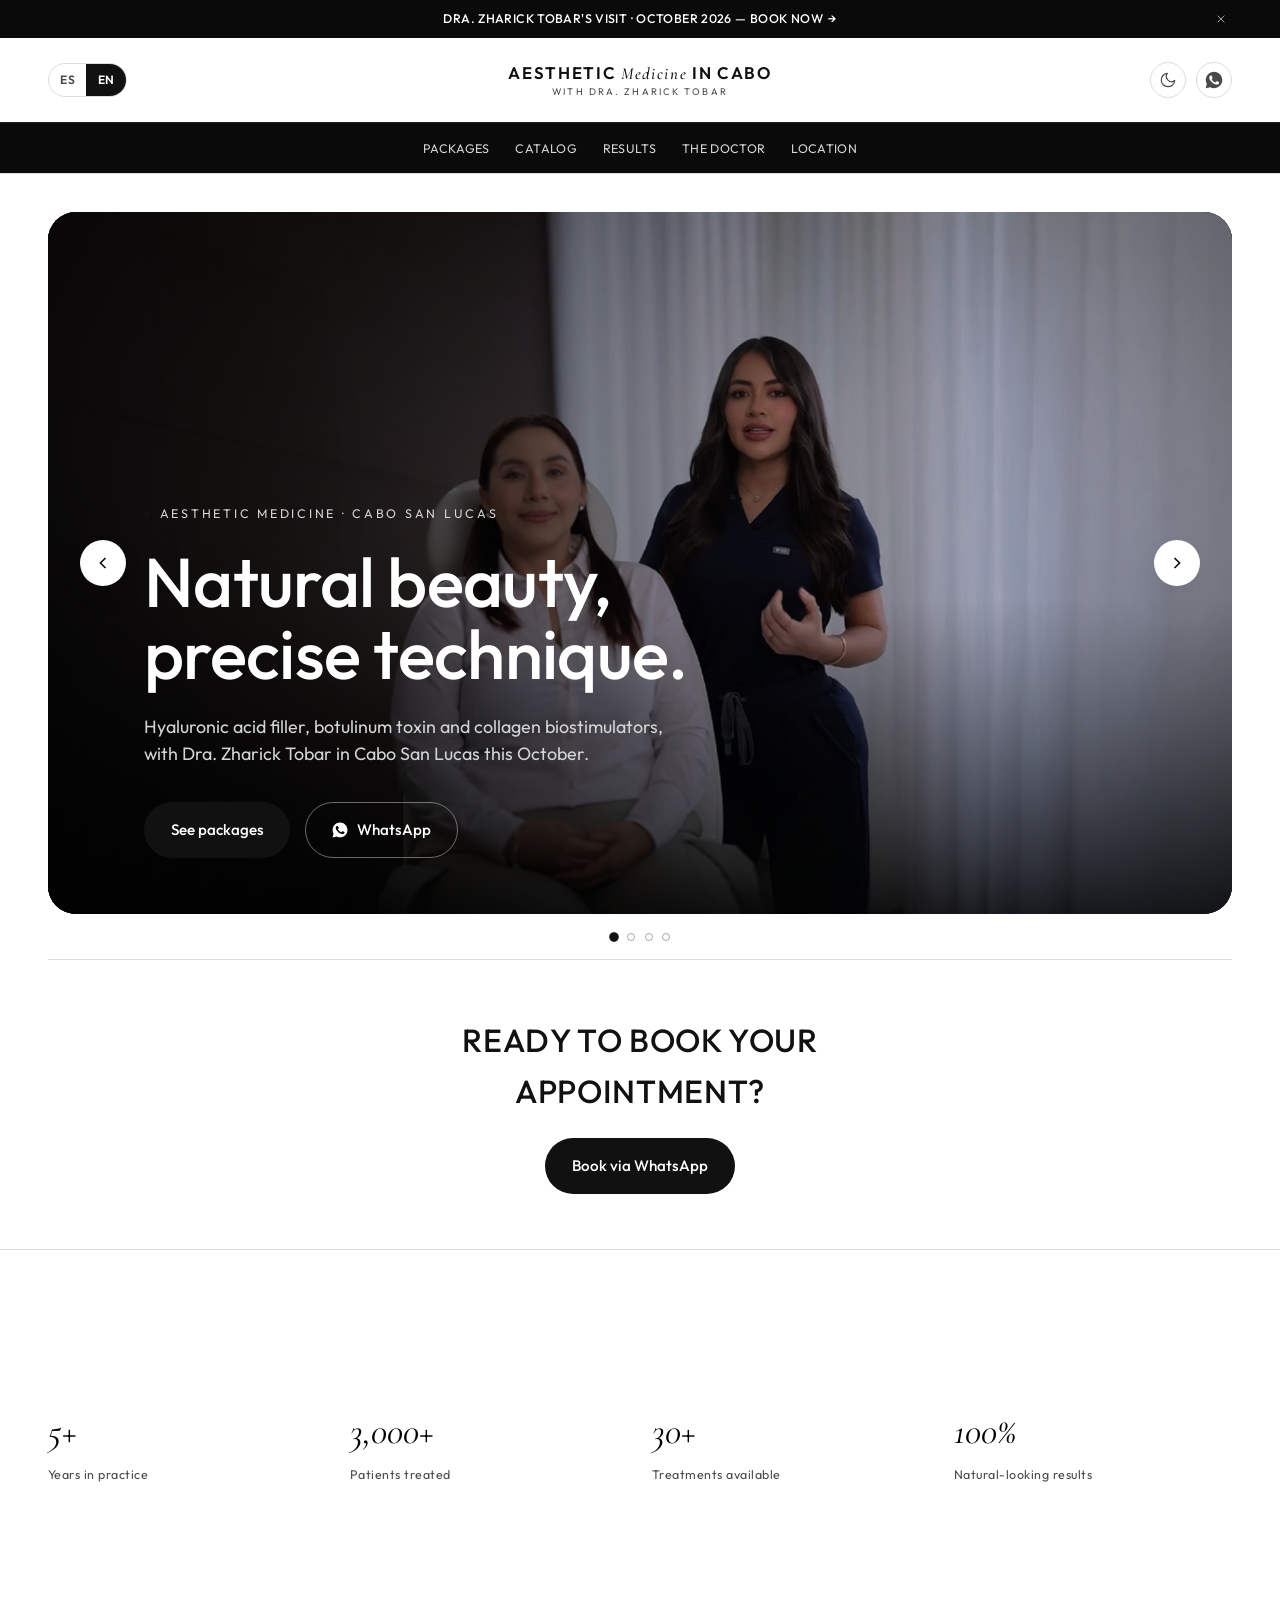
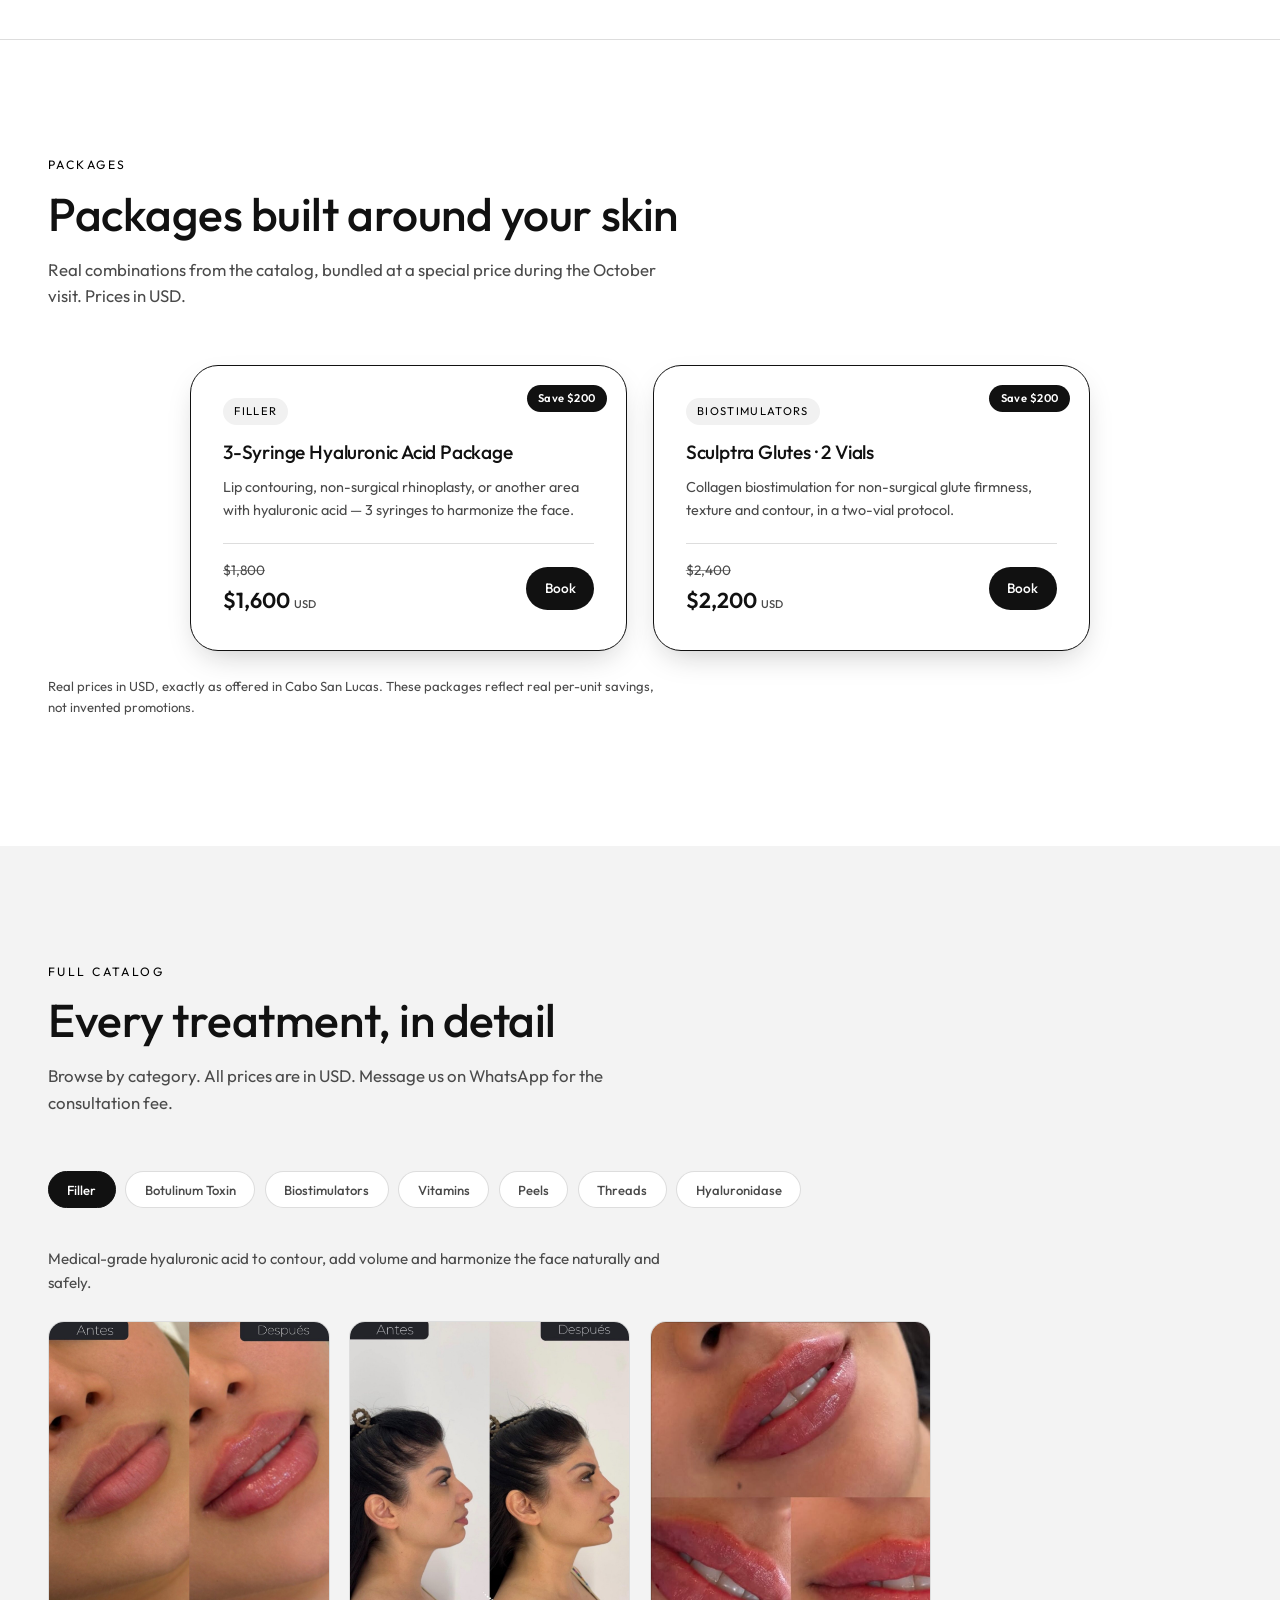
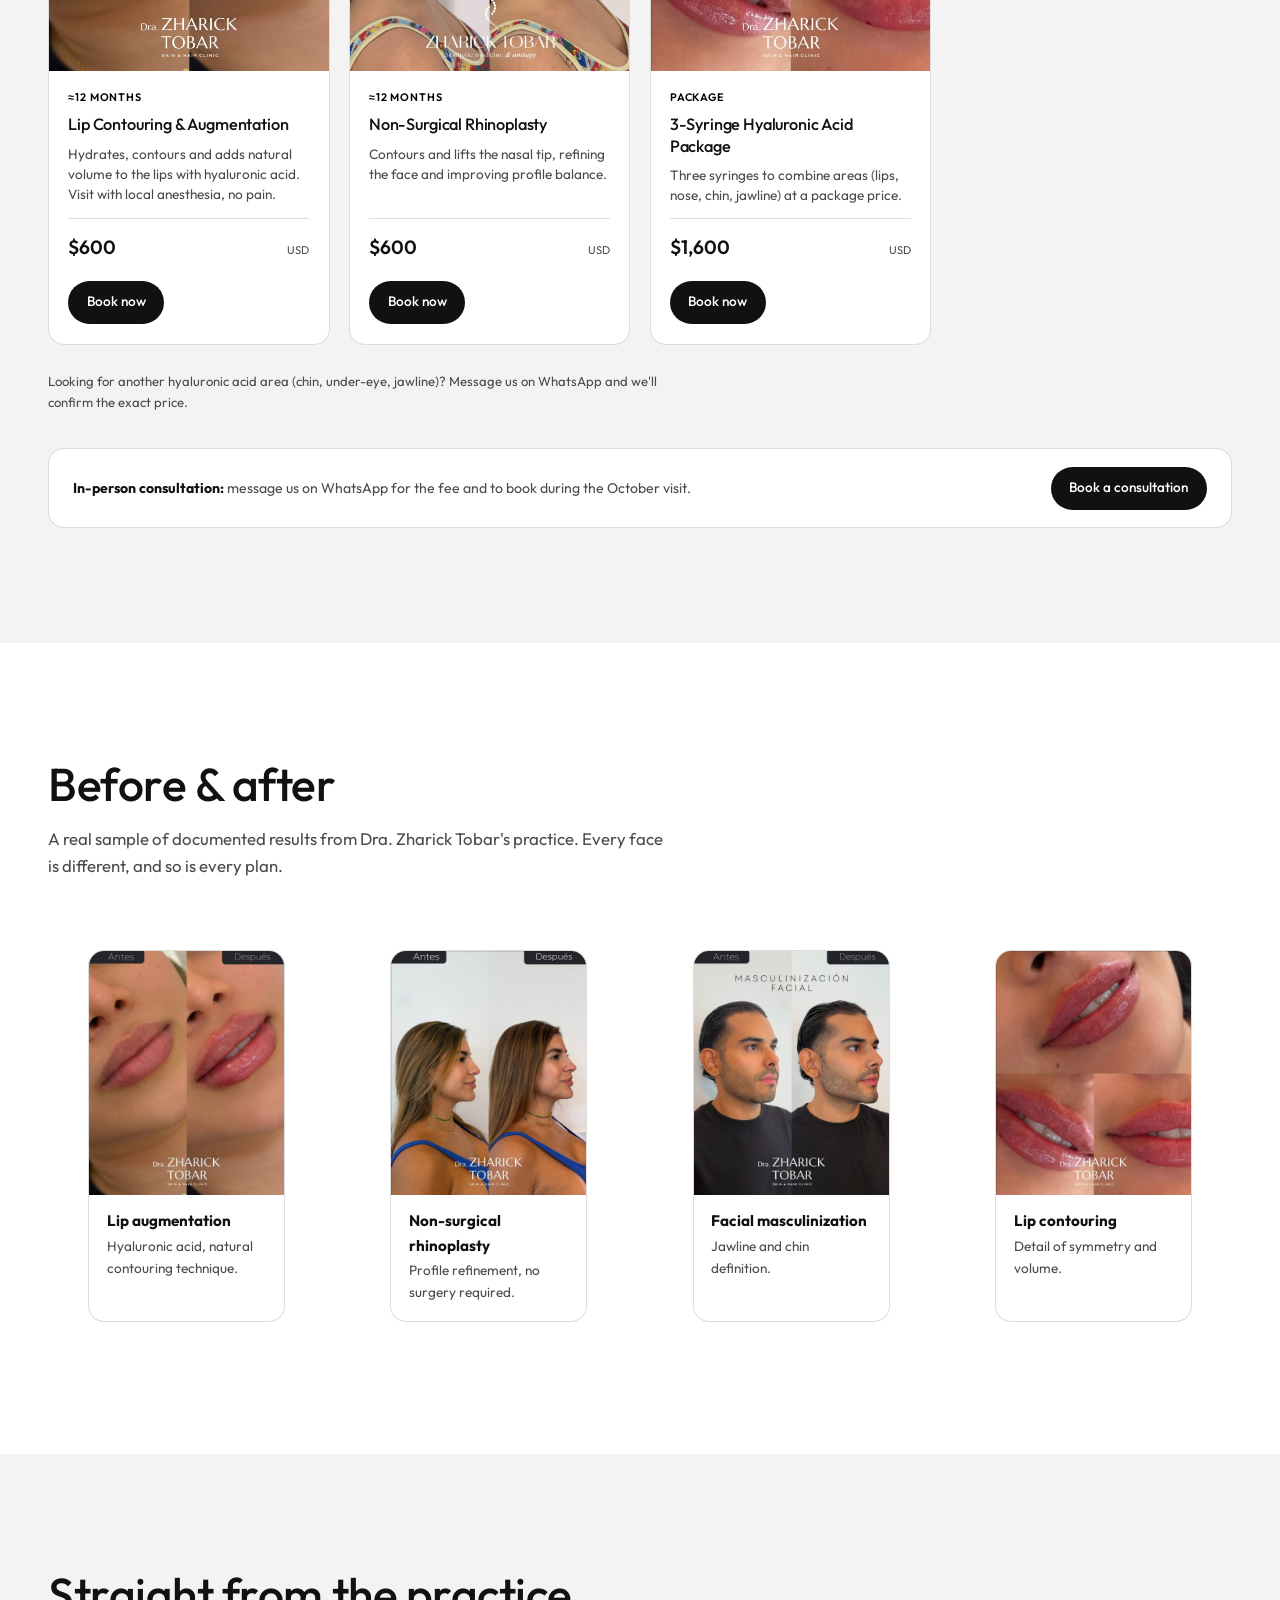
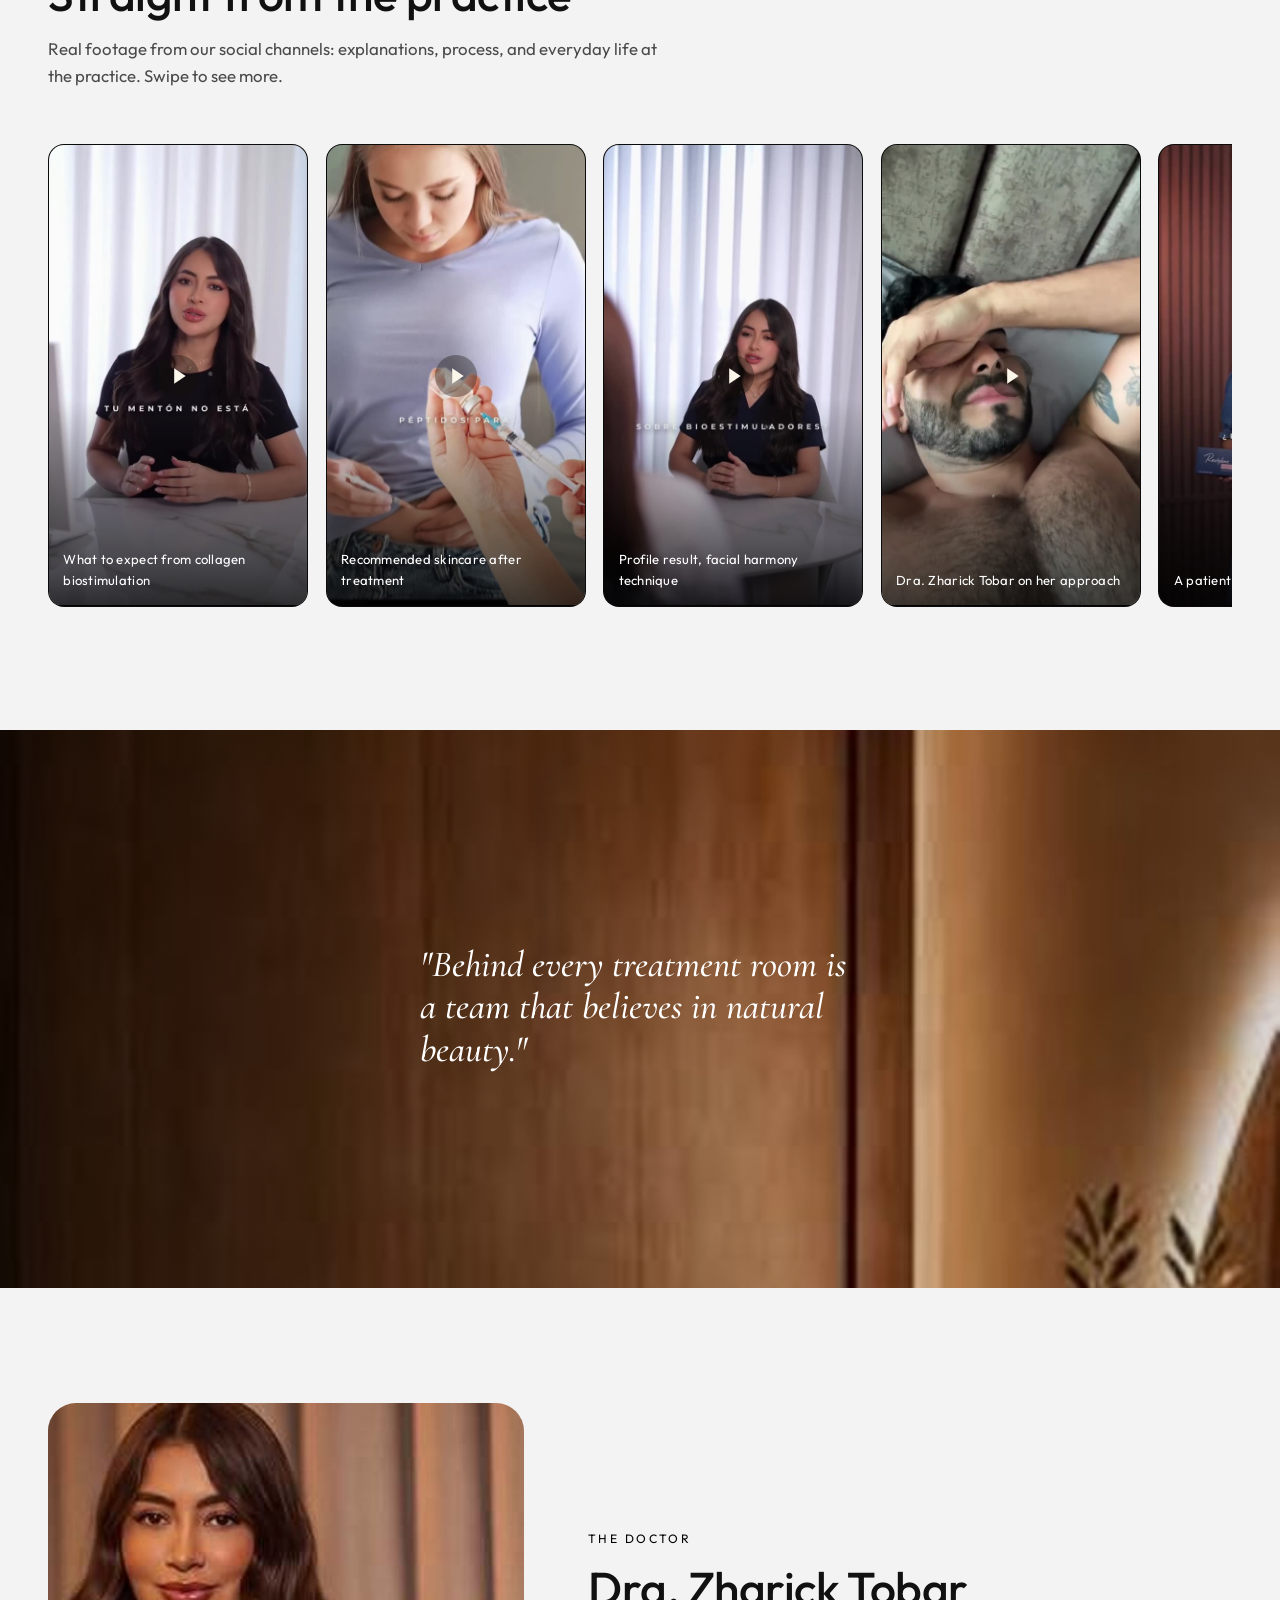
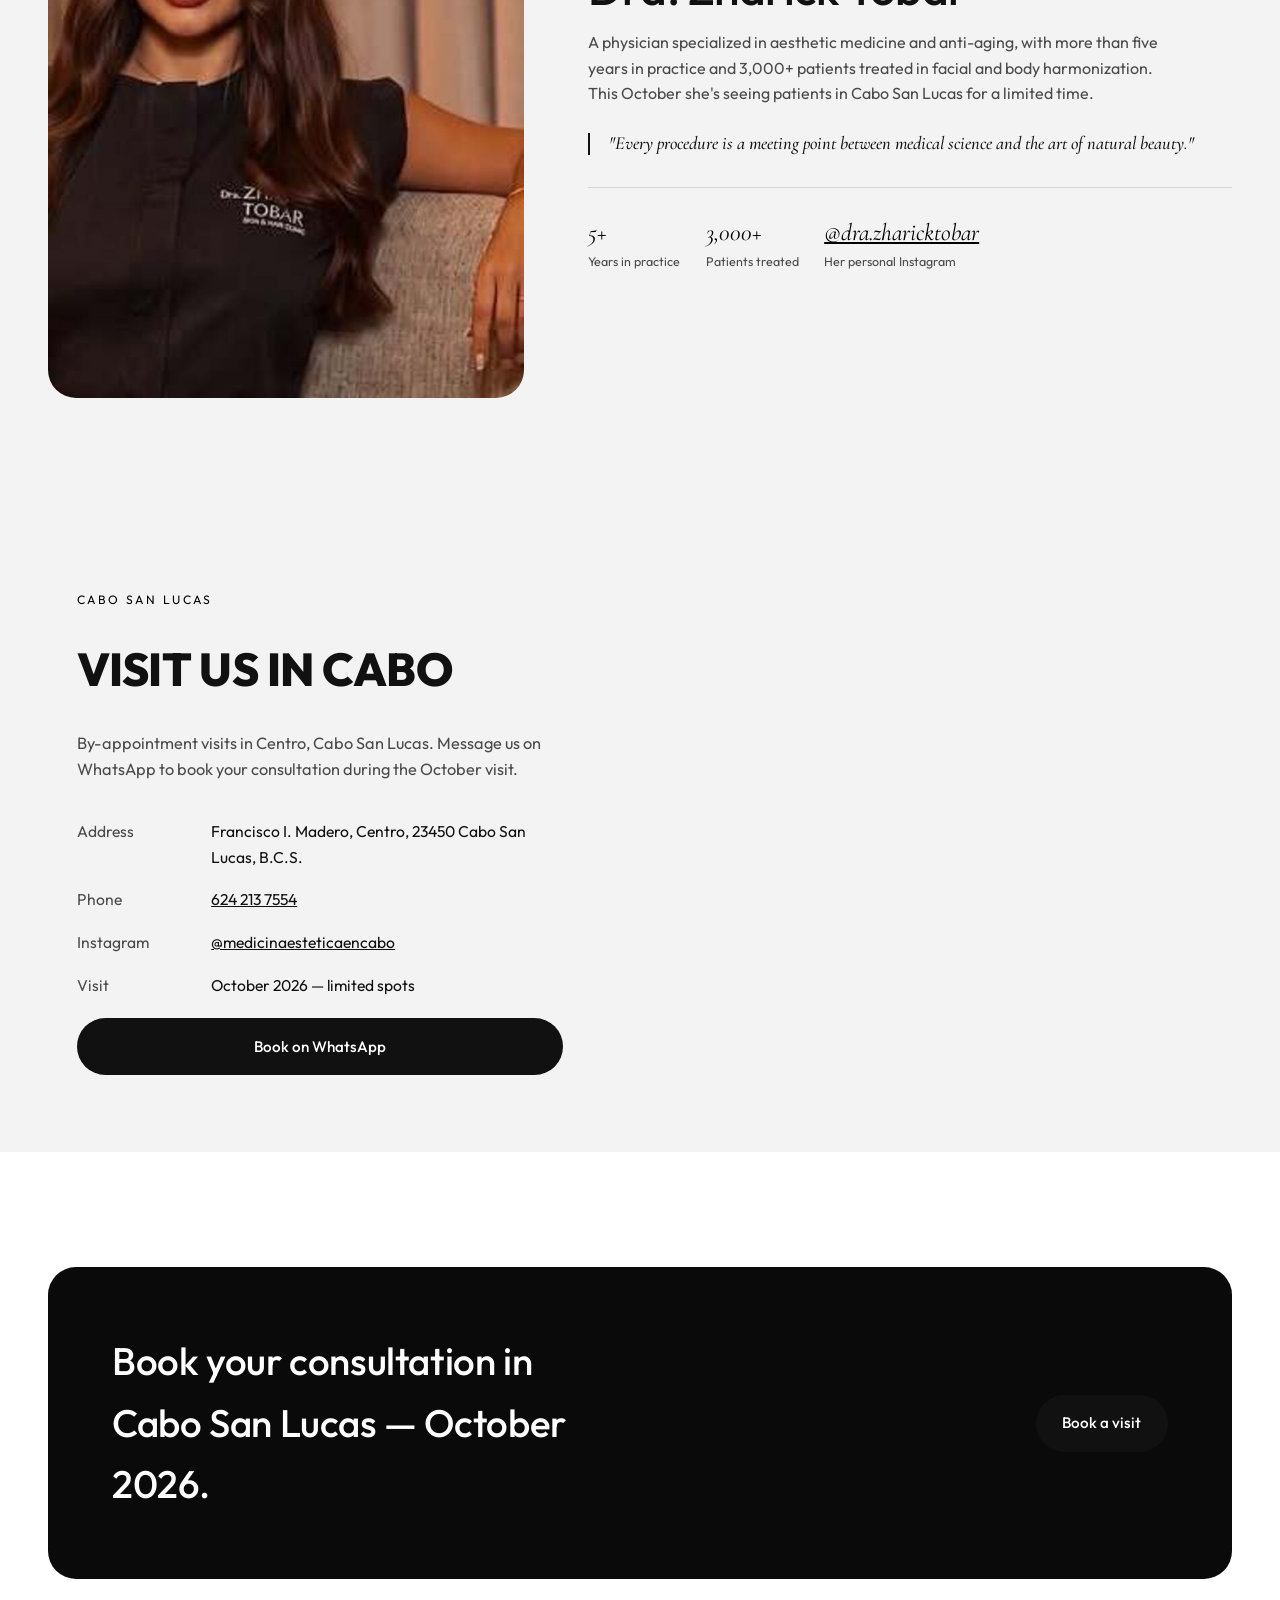
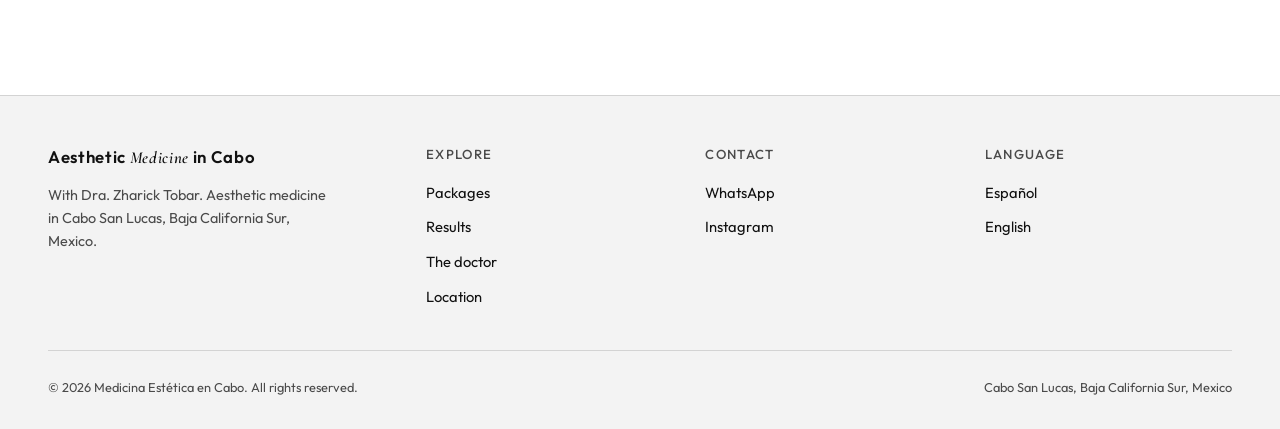
<file: en/index.html>
<!doctype html>
<html lang="en">
<head>
<meta charset="UTF-8">
<script>(function(){try{var t=localStorage.getItem("theme");if(t==="light"||t==="dark"){document.documentElement.setAttribute("data-theme",t);}}catch(e){}})();</script>
<meta name="viewport" content="width=device-width, initial-scale=1">
<title>Aesthetic Medicine in Cabo | Filler, Botox & Biostimulators with Dra. Zharick Tobar</title>
<meta name="description" content="Aesthetic Medicine in Cabo San Lucas: hyaluronic acid filler, botulinum toxin, collagen biostimulators and more, with Dra. Zharick Tobar. Real prices in USD.">
<link rel="canonical" href="https://www.medicinaesteticaencabo.com/en/">
<link rel="alternate" hreflang="es-mx" href="https://www.medicinaesteticaencabo.com/">
<link rel="alternate" hreflang="en" href="https://www.medicinaesteticaencabo.com/en/">
<link rel="alternate" hreflang="x-default" href="https://www.medicinaesteticaencabo.com/">

<meta property="og:type" content="website">
<meta property="og:locale" content="en_US">
<meta property="og:locale:alternate" content="es_MX">
<meta property="og:site_name" content="Aesthetic Medicine in Cabo">
<meta property="og:title" content="Aesthetic Medicine in Cabo | With Dra. Zharick Tobar">
<meta property="og:description" content="Filler, Botox, biostimulators and regenerative skin treatments in Cabo San Lucas. Real prices in USD.">
<meta property="og:url" content="https://www.medicinaesteticaencabo.com/en/">
<meta property="og:image" content="https://www.medicinaesteticaencabo.com/assets/img/dra-retrato.jpg">
<meta name="twitter:card" content="summary_large_image">
<meta name="theme-color" content="#f6f1e8">

<link rel="preconnect" href="https://fonts.googleapis.com">
<link rel="preconnect" href="https://fonts.gstatic.com" crossorigin>
<link href="https://fonts.googleapis.com/css2?family=Cormorant+Garamond:ital,wght@0,500;1,500;1,600&family=Outfit:wght@400;500;600&display=swap" rel="stylesheet">
<link rel="stylesheet" href="../assets/styles.css">

<script type="application/ld+json">
{
  "@context": "https://schema.org",
  "@type": "MedicalBusiness",
  "name": "Aesthetic Medicine in Cabo",
  "description": "Aesthetic medicine in Cabo San Lucas: hyaluronic acid filler, botulinum toxin, collagen biostimulators and regenerative skin treatments, with Dra. Zharick Tobar.",
  "url": "https://www.medicinaesteticaencabo.com/en/",
  "image": "https://www.medicinaesteticaencabo.com/assets/img/dra-retrato.jpg",
  "telephone": "+52 624 213 7554",
  "priceRange": "$$",
  "address": {
    "@type": "PostalAddress",
    "streetAddress": "Francisco I. Madero, Centro",
    "postalCode": "23450",
    "addressLocality": "Cabo San Lucas",
    "addressRegion": "Baja California Sur",
    "addressCountry": "MX"
  },
  "founder": {
    "@type": "Person",
    "name": "Dra. Zharick Tobar",
    "jobTitle": "Aesthetic medicine and anti-aging physician",
    "sameAs": "https://www.instagram.com/dra.zharicktobar"
  },
  "areaServed": ["Cabo San Lucas", "San Jose del Cabo", "Los Cabos"],
  "sameAs": [
    "https://www.instagram.com/medicinaesteticaencabo"
  ]
}
</script>
</head>
<body>

<a class="visually-hidden" href="index.html#main">Skip to content</a>

<div class="promo-bar" data-promo-bar>
  <div class="wrap promo-bar-row">
    <a class="promo-bar-msg" href="https://wa.me/5216242137554" target="_blank" rel="noopener">Dra. Zharick Tobar's visit · October 2026 — book now <span aria-hidden="true">&rarr;</span></a>
    <button class="promo-bar-close" data-promo-close aria-label="Close notice">
      <svg width="14" height="14" viewBox="0 0 24 24" fill="none" stroke="currentColor" stroke-width="2"><line x1="4" y1="4" x2="20" y2="20"/><line x1="20" y1="4" x2="4" y2="20"/></svg>
    </button>
  </div>
</div>

<header class="nav">
  <div class="wrap nav-row nav-row--top">
    <div class="nav-side nav-side-start">
      <div class="lang-switch">
        <a href="../index.html">ES</a>
        <a href="index.html" class="is-active" aria-current="page">EN</a>
      </div>
    </div>
    <a class="brand brand--center" href="index.html#top">
      <span class="name">Aesthetic <em>Medicine</em> in Cabo</span>
      <span class="tag">With Dra. Zharick Tobar</span>
    </a>
    <div class="nav-side nav-side-end">
      <button class="theme-toggle" data-theme-toggle aria-label="Switch to dark mode">
        <svg class="icon-moon" width="18" height="18" viewBox="0 0 24 24" fill="none" stroke="currentColor" stroke-width="1.6" stroke-linecap="round" stroke-linejoin="round"><path d="M21 12.79A9 9 0 1 1 11.21 3 7 7 0 0 0 21 12.79Z"/></svg>
        <svg class="icon-sun" width="18" height="18" viewBox="0 0 24 24" fill="none" stroke="currentColor" stroke-width="1.6" stroke-linecap="round" stroke-linejoin="round"><circle cx="12" cy="12" r="4"/><path d="M12 2v2M12 20v2M4.93 4.93l1.41 1.41M17.66 17.66l1.41 1.41M2 12h2M20 12h2M4.93 19.07l1.41-1.41M17.66 6.34l1.41-1.41"/></svg>
      </button>
      <a class="icon-btn-circle nav-wa-btn" href="https://wa.me/5216242137554" target="_blank" rel="noopener" aria-label="Message us on WhatsApp">
        <svg width="20" height="20" viewBox="0 0 24 24" fill="currentColor"><path d="M12.04 2C6.58 2 2.13 6.45 2.13 11.91c0 1.75.46 3.39 1.26 4.82L2 22l5.4-1.41a9.9 9.9 0 0 0 4.64 1.18h.01c5.46 0 9.91-4.45 9.91-9.91C21.96 6.45 17.5 2 12.04 2zm5.8 14.1c-.24.68-1.4 1.3-1.93 1.38-.5.08-1.12.11-1.8-.11-.42-.13-.96-.31-1.65-.6-2.9-1.25-4.8-4.16-4.94-4.35-.14-.19-1.18-1.57-1.18-3 0-1.42.75-2.12 1.02-2.41.27-.29.58-.36.78-.36l.56.01c.18.01.42-.07.65.5.24.58.82 2 .89 2.15.07.15.12.32.02.51-.1.19-.15.31-.3.48-.15.17-.31.38-.44.51-.15.15-.3.31-.13.6.17.29.76 1.26 1.64 2.04 1.13 1 2.08 1.32 2.37 1.47.29.15.46.13.63-.08.17-.21.71-.83.9-1.11.19-.29.38-.24.63-.14.26.1 1.63.77 1.91.91.28.14.46.21.53.33.07.12.07.68-.17 1.36z"/></svg>
      </a>
      <button class="nav-toggle icon-btn" data-menu-toggle aria-label="Open menu">
        <svg width="24" height="24" viewBox="0 0 24 24" fill="none" stroke="currentColor" stroke-width="1.6"><line x1="3" y1="7" x2="21" y2="7"/><line x1="3" y1="12" x2="21" y2="12"/><line x1="3" y1="17" x2="21" y2="17"/></svg>
      </button>
    </div>
  </div>
  <nav class="nav-secondary" aria-label="Main">
    <ul class="nav-links nav-links--center">
      <li><a href="index.html#packages">Packages</a></li>
      <li><a href="index.html#catalog">Catalog</a></li>
      <li><a href="index.html#results">Results</a></li>
      <li><a href="index.html#doctor">The doctor</a></li>
      <li><a href="index.html#location">Location</a></li>
    </ul>
  </nav>
</header>

<div class="mobile-menu" data-mobile-menu>
  <div class="top-row">
    <button class="theme-toggle" data-theme-toggle aria-label="Switch to dark mode">
      <svg class="icon-moon" width="18" height="18" viewBox="0 0 24 24" fill="none" stroke="currentColor" stroke-width="1.6" stroke-linecap="round" stroke-linejoin="round"><path d="M21 12.79A9 9 0 1 1 11.21 3 7 7 0 0 0 21 12.79Z"/></svg>
      <svg class="icon-sun" width="18" height="18" viewBox="0 0 24 24" fill="none" stroke="currentColor" stroke-width="1.6" stroke-linecap="round" stroke-linejoin="round"><circle cx="12" cy="12" r="4"/><path d="M12 2v2M12 20v2M4.93 4.93l1.41 1.41M17.66 17.66l1.41 1.41M2 12h2M20 12h2M4.93 19.07l1.41-1.41M17.66 6.34l1.41-1.41"/></svg>
    </button>
    <button class="icon-btn" data-menu-close aria-label="Close menu">
      <svg width="26" height="26" viewBox="0 0 24 24" fill="none" stroke="currentColor" stroke-width="1.6"><line x1="5" y1="5" x2="19" y2="19"/><line x1="19" y1="5" x2="5" y2="19"/></svg>
    </button>
  </div>
  <nav>
    <a href="index.html#packages">Packages</a>
    <a href="index.html#catalog">Catalog</a>
    <a href="index.html#results">Results</a>
    <a href="index.html#doctor">The doctor</a>
    <a href="index.html#location">Location</a>
    <a href="../index.html">Sitio en español</a>
  </nav>
  <a class="btn btn-primary" style="margin-top:2rem; align-self:flex-start;" href="index.html#contact">Book a visit</a>
</div>

<main id="main">

  <section class="hero" id="top">
    <div class="hero-carousel" data-carousel>
      <div class="hero-viewport">
      <ul class="hero-track" data-carousel-track>

        <li class="hero-slide is-active" data-carousel-slide>
          <div class="hero-slide-media hero-slide-media--photo hero-slide-media--consulta">
            <img src="../assets/img/hero-consulta.jpg" alt="Dra. Zharick Tobar consulting with a patient" loading="eager">
          </div>
          <div class="hero-scrim"></div>
          <div class="wrap hero-inner">
            <span class="hero-eyebrow"><span class="dot"></span> Aesthetic Medicine · Cabo San Lucas</span>
            <h1>Natural beauty,<br>precise technique.</h1>
            <p class="lede">Hyaluronic acid filler, botulinum toxin and collagen biostimulators, with Dra. Zharick Tobar in Cabo San Lucas this October.</p>
            <div class="hero-ctas">
              <a class="btn btn-primary" href="index.html#packages">See packages</a>
              <a class="btn btn-ghost" href="https://wa.me/5216242137554" target="_blank" rel="noopener">
                <svg width="18" height="18" viewBox="0 0 24 24" fill="currentColor"><path d="M12.04 2C6.58 2 2.13 6.45 2.13 11.91c0 1.75.46 3.39 1.26 4.82L2 22l5.4-1.41a9.9 9.9 0 0 0 4.64 1.18h.01c5.46 0 9.91-4.45 9.91-9.91C21.96 6.45 17.5 2 12.04 2zm5.8 14.1c-.24.68-1.4 1.3-1.93 1.38-.5.08-1.12.11-1.8-.11-.42-.13-.96-.31-1.65-.6-2.9-1.25-4.8-4.16-4.94-4.35-.14-.19-1.18-1.57-1.18-3 0-1.42.75-2.12 1.02-2.41.27-.29.58-.36.78-.36l.56.01c.18.01.42-.07.65.5.24.58.82 2 .89 2.15.07.15.12.32.02.51-.1.19-.15.31-.3.48-.15.17-.31.38-.44.51-.15.15-.3.31-.13.6.17.29.76 1.26 1.64 2.04 1.13 1 2.08 1.32 2.37 1.47.29.15.46.13.63-.08.17-.21.71-.83.9-1.11.19-.29.38-.24.63-.14.26.1 1.63.77 1.91.91.28.14.46.21.53.33.07.12.07.68-.17 1.36z"/></svg>
                WhatsApp
              </a>
            </div>
          </div>
        </li>

        <li class="hero-slide" data-carousel-slide>
          <div class="hero-slide-media hero-slide-media--2" aria-hidden="true">
            <svg class="hero-slide-art" viewBox="0 0 400 400" fill="none"><path d="M60 260c40-60 90-90 140-90s100 30 140 90" stroke="currentColor" stroke-width="1.4" opacity="0.5"/><path d="M60 300c40-60 90-90 140-90s100 30 140 90" stroke="currentColor" stroke-width="1.4" opacity="0.3"/><circle cx="200" cy="150" r="46" stroke="currentColor" stroke-width="1.4" opacity="0.45"/></svg>
          </div>
          <div class="hero-scrim"></div>
          <div class="wrap hero-inner">
            <span class="hero-eyebrow"><span class="dot"></span> Packages</span>
            <h1>Packages built<br>around your skin.</h1>
            <p class="lede">Combine real treatments from the catalog and save — the same protocols, bundled to go further.</p>
            <div class="hero-ctas">
              <a class="btn btn-primary" href="index.html#packages">See packages</a>
              <a class="btn btn-ghost" href="index.html#catalog">Browse full catalog</a>
            </div>
          </div>
        </li>

        <li class="hero-slide" data-carousel-slide>
          <div class="hero-slide-media hero-slide-media--3" aria-hidden="true">
            <svg class="hero-slide-art" viewBox="0 0 400 400" fill="none"><path d="M120 320V160c0-30 20-55 50-55h20c30 0 50 25 50 55v20" stroke="currentColor" stroke-width="1.4" opacity="0.45"/><path d="M240 320V220" stroke="currentColor" stroke-width="1.4" opacity="0.45"/><circle cx="280" cy="140" r="3" fill="currentColor" opacity="0.5"/><circle cx="300" cy="180" r="3" fill="currentColor" opacity="0.4"/></svg>
          </div>
          <div class="hero-scrim"></div>
          <div class="wrap hero-inner">
            <span class="hero-eyebrow"><span class="dot"></span> Results</span>
            <h1>Natural results,<br>no downtime.</h1>
            <p class="lede">Minimally invasive procedures, most the same day, with local anesthesia and no surgery.</p>
            <div class="hero-ctas">
              <a class="btn btn-primary" href="index.html#results">See results</a>
              <a class="btn btn-ghost" href="index.html#catalog">Browse catalog</a>
            </div>
          </div>
        </li>

        <li class="hero-slide" data-carousel-slide>
          <div class="hero-slide-media hero-slide-media--photo hero-slide-media--doctora">
            <img src="../assets/img/hero-doctora-retrato.jpg" alt="Portrait of Dra. Zharick Tobar in the practice" loading="lazy">
          </div>
          <div class="hero-scrim"></div>
          <div class="wrap hero-inner">
            <span class="hero-eyebrow"><span class="dot"></span> October visit</span>
            <h1>Dra. Zharick Tobar<br>is coming to Cabo in October.</h1>
            <p class="lede">Limited spots during her visit. Book your consultation and build the right plan for your face together.</p>
            <div class="hero-ctas">
              <a class="btn btn-primary" href="https://wa.me/5216242137554" target="_blank" rel="noopener">Book on WhatsApp</a>
              <a class="btn btn-ghost" href="index.html#packages">See packages</a>
            </div>
          </div>
        </li>

      </ul>
      <button class="hero-arrow hero-arrow-prev" data-carousel-prev aria-label="Previous slide">
        <svg width="20" height="20" viewBox="0 0 24 24" fill="none" stroke="currentColor" stroke-width="2"><polyline points="15 18 9 12 15 6"/></svg>
      </button>
      <button class="hero-arrow hero-arrow-next" data-carousel-next aria-label="Next slide">
        <svg width="20" height="20" viewBox="0 0 24 24" fill="none" stroke="currentColor" stroke-width="2"><polyline points="9 18 15 12 9 6"/></svg>
      </button>
      </div>
      <div class="hero-dots" data-carousel-dots role="tablist" aria-label="Slides">
        <button class="hero-dot is-active" data-carousel-goto="0" role="tab" aria-selected="true" aria-label="Go to slide 1"></button>
        <button class="hero-dot" data-carousel-goto="1" role="tab" aria-selected="false" aria-label="Go to slide 2"></button>
        <button class="hero-dot" data-carousel-goto="2" role="tab" aria-selected="false" aria-label="Go to slide 3"></button>
        <button class="hero-dot" data-carousel-goto="3" role="tab" aria-selected="false" aria-label="Go to slide 4"></button>
      </div>
    </div>
  </section>

  <section class="post-hero-cta">
    <div class="wrap post-hero-cta-inner">
      <h2>Ready to book your appointment?</h2>
      <a class="btn btn-primary" href="https://wa.me/5216242137554" target="_blank" rel="noopener">Book via WhatsApp</a>
    </div>
  </section>

  <section class="stats">
    <div class="wrap stats-row">
      <div class="stat"><div class="num">5+</div><div class="label">Years in practice</div></div>
      <div class="stat"><div class="num">3,000+</div><div class="label">Patients treated</div></div>
      <div class="stat"><div class="num">30+</div><div class="label">Treatments available</div></div>
      <div class="stat"><div class="num">100%</div><div class="label">Natural-looking results</div></div>
    </div>
  </section>

  <section id="packages" data-reveal>
    <div class="wrap">
      <div class="section-head">
        <span class="eyebrow">Packages</span>
        <h2 class="h-lg">Packages built around your skin</h2>
        <p>Real combinations from the catalog, bundled at a special price during the October visit. Prices in USD.</p>
      </div>
      <div class="package-grid">
        <article class="package-card is-featured">
          <span class="package-badge">Save $200</span>
          <span class="tag">Filler</span>
          <h3>3-Syringe Hyaluronic Acid Package</h3>
          <p>Lip contouring, non-surgical rhinoplasty, or another area with hyaluronic acid — 3 syringes to harmonize the face.</p>
          <div class="package-price-row">
            <div class="package-price">
              <span class="price-compare">$1,800</span>
              <span class="price">$1,600 <small>USD</small></span>
            </div>
            <a class="btn btn-primary btn-sm" href="https://wa.me/5216242137554?text=Hi%2C%20I%27m%20interested%20in%20the%203-Syringe%20Hyaluronic%20Acid%20Package" target="_blank" rel="noopener">Book</a>
          </div>
        </article>
        <article class="package-card is-featured">
          <span class="package-badge">Save $200</span>
          <span class="tag">Biostimulators</span>
          <h3>Sculptra Glutes · 2 Vials</h3>
          <p>Collagen biostimulation for non-surgical glute firmness, texture and contour, in a two-vial protocol.</p>
          <div class="package-price-row">
            <div class="package-price">
              <span class="price-compare">$2,400</span>
              <span class="price">$2,200 <small>USD</small></span>
            </div>
            <a class="btn btn-primary btn-sm" href="https://wa.me/5216242137554?text=Hi%2C%20I%27m%20interested%20in%20the%20Sculptra%20Glutes%20package%20(2%20vials)" target="_blank" rel="noopener">Book</a>
          </div>
        </article>
      </div>
      <p class="catalog-note-inline">Real prices in USD, exactly as offered in Cabo San Lucas. These packages reflect real per-unit savings, not invented promotions.</p>
    </div>
  </section>

  <section id="catalog" class="section-alt" data-reveal>
    <div class="wrap">
      <div class="section-head">
        <span class="eyebrow">Full catalog</span>
        <h2 class="h-lg">Every treatment, in detail</h2>
        <p>Browse by category. All prices are in USD. Message us on WhatsApp for the consultation fee.</p>
      </div>

      <div class="catalog-tabs" role="tablist">
        <button class="catalog-tab is-active" data-tab-target="cat-fillers" role="tab" aria-selected="true">Filler</button>
        <button class="catalog-tab" data-tab-target="cat-toxina" role="tab" aria-selected="false">Botulinum Toxin</button>
        <button class="catalog-tab" data-tab-target="cat-bio" role="tab" aria-selected="false">Biostimulators</button>
        <button class="catalog-tab" data-tab-target="cat-vitaminas" role="tab" aria-selected="false">Vitamins</button>
        <button class="catalog-tab" data-tab-target="cat-peeling" role="tab" aria-selected="false">Peels</button>
        <button class="catalog-tab" data-tab-target="cat-hilos" role="tab" aria-selected="false">Threads</button>
        <button class="catalog-tab" data-tab-target="cat-hialuronidasa" role="tab" aria-selected="false">Hyaluronidase</button>
      </div>

      <div id="cat-fillers" class="catalog-panel is-active">
        <p class="catalog-intro">Medical-grade hyaluronic acid to contour, add volume and harmonize the face naturally and safely.</p>
        <div class="photo-grid">
          <article class="photo-card">
            <div class="photo-card-media"><img src="../assets/img/tt-labios.jpg" alt="Real result · Lip Contouring &amp; Augmentation" loading="lazy"></div>
            <div class="photo-card-body"><span class="dur">≈12 months</span><h4>Lip Contouring &amp; Augmentation</h4><p>Hydrates, contours and adds natural volume to the lips with hyaluronic acid. Visit with local anesthesia, no pain.</p><div class="price-row"><span class="price">$600</span><span class="price-note">USD</span></div><a class="btn btn-primary btn-sm" href="https://wa.me/5216242137554?text=Hi%2C%20I%27m%20interested%20in%20Lip%20Contouring%20%26%20Augmentation" target="_blank" rel="noopener">Book now</a></div>
          </article>
          <article class="photo-card">
            <div class="photo-card-media"><img src="../assets/img/tt-rinomodelacion.jpg" alt="Real result · Non-Surgical Rhinoplasty" loading="lazy"></div>
            <div class="photo-card-body"><span class="dur">≈12 months</span><h4>Non-Surgical Rhinoplasty</h4><p>Contours and lifts the nasal tip, refining the face and improving profile balance.</p><div class="price-row"><span class="price">$600</span><span class="price-note">USD</span></div><a class="btn btn-primary btn-sm" href="https://wa.me/5216242137554?text=Hi%2C%20I%27m%20interested%20in%20Non-Surgical%20Rhinoplasty" target="_blank" rel="noopener">Book now</a></div>
          </article>
          <article class="photo-card">
            <div class="photo-card-media"><img src="../assets/img/detalle-labios.jpg" alt="Detail shot of hyaluronic acid results, Dra. Zharick Tobar" loading="lazy"></div>
            <div class="photo-card-body"><span class="dur">Package</span><h4>3-Syringe Hyaluronic Acid Package</h4><p>Three syringes to combine areas (lips, nose, chin, jawline) at a package price.</p><div class="price-row"><span class="price">$1,600</span><span class="price-note">USD</span></div><a class="btn btn-primary btn-sm" href="https://wa.me/5216242137554?text=Hi%2C%20I%27m%20interested%20in%20the%203-Syringe%20Hyaluronic%20Acid%20Package" target="_blank" rel="noopener">Book now</a></div>
          </article>
        </div>
        <p class="catalog-note-inline">Looking for another hyaluronic acid area (chin, under-eye, jawline)? Message us on WhatsApp and we'll confirm the exact price.</p>
      </div>

      <div id="cat-toxina" class="catalog-panel">
        <p class="catalog-intro">Relaxes expression muscles for a rested, natural look; also treats bruxism, hyperhidrosis and more.</p>
        <div class="photo-grid">
          <article class="photo-card">
            <div class="photo-card-media"><img src="../assets/img/tt-botox.jpg" alt="Botulinum toxin application, upper face" loading="lazy"></div>
            <div class="photo-card-body"><span class="dur">3–4 months</span><h4>Upper-Face Botulinum Toxin</h4><p>Improves expression lines on the forehead, frown lines and crow's feet.</p><div class="price-row"><span class="price">$550</span><span class="price-note">USD</span></div><a class="btn btn-primary btn-sm" href="https://wa.me/5216242137554?text=Hi%2C%20I%27m%20interested%20in%20Upper-Face%20Botulinum%20Toxin" target="_blank" rel="noopener">Book now</a></div>
          </article>
          <article class="photo-card">
            <div class="photo-card-media"><img src="../assets/img/tt-hiperhidrosis-axilar.jpg" alt="Underarm hyperhidrosis treatment" loading="lazy"></div>
            <div class="photo-card-body"><span class="dur">8+ months</span><h4>Underarm Hyperhidrosis</h4><p>Controls excess underarm sweating by blocking sweat glands.</p><div class="price-row"><span class="price">$700</span><span class="price-note">USD</span></div><a class="btn btn-primary btn-sm" href="https://wa.me/5216242137554?text=Hi%2C%20I%27m%20interested%20in%20Underarm%20Hyperhidrosis" target="_blank" rel="noopener">Book now</a></div>
          </article>
          <article class="photo-card">
            <div class="photo-card-media"><img src="../assets/img/tt-hiperhidrosis-palmar.jpg" alt="Palmar hyperhidrosis treatment" loading="lazy"></div>
            <div class="photo-card-body"><span class="dur">8+ months</span><h4>Palmar Hyperhidrosis</h4><p>Controls excess sweating in the hands.</p><div class="price-row"><span class="price">$1,000</span><span class="price-note">USD</span></div><a class="btn btn-primary btn-sm" href="https://wa.me/5216242137554?text=Hi%2C%20I%27m%20interested%20in%20Palmar%20Hyperhidrosis" target="_blank" rel="noopener">Book now</a></div>
          </article>
          <article class="photo-card">
            <div class="photo-card-media"><img src="../assets/img/tt-jowl.jpg" alt="Jawline treatment with botulinum toxin" loading="lazy"></div>
            <div class="photo-card-body"><span class="dur">4–6 months</span><h4>Jawline</h4><p>Improves lower-third sagging for firmer, more defined skin.</p><div class="price-row"><span class="price">$170</span><span class="price-note">USD</span></div><a class="btn btn-primary btn-sm" href="https://wa.me/5216242137554?text=Hi%2C%20I%27m%20interested%20in%20the%20Jawline%20treatment" target="_blank" rel="noopener">Book now</a></div>
          </article>
          <article class="photo-card">
            <div class="photo-card-media"><img src="../assets/img/tt-sonrisa-gingival.jpg" alt="Real result · Gummy Smile treatment" loading="lazy"></div>
            <div class="photo-card-body"><span class="dur">4–6 months</span><h4>Gummy Smile</h4><p>Reduces excess gum exposure when smiling.</p><div class="price-row"><span class="price">$170</span><span class="price-note">USD</span></div><a class="btn btn-primary btn-sm" href="https://wa.me/5216242137554?text=Hi%2C%20I%27m%20interested%20in%20the%20Gummy%20Smile%20treatment" target="_blank" rel="noopener">Book now</a></div>
          </article>
          <article class="photo-card">
            <div class="photo-card-media"><img src="../assets/img/tt-cola-ceja.jpg" alt="Brow tail lift treatment" loading="lazy"></div>
            <div class="photo-card-body"><span class="dur">4–6 months</span><h4>Brow Tail Lift</h4><p>Subtly lifts the outer portion of the brow for a more open gaze.</p><div class="price-row"><span class="price">$180</span><span class="price-note">USD</span></div><a class="btn btn-primary btn-sm" href="https://wa.me/5216242137554?text=Hi%2C%20I%27m%20interested%20in%20the%20Brow%20Tail%20Lift" target="_blank" rel="noopener">Book now</a></div>
          </article>
          <article class="photo-card">
            <div class="photo-card-media"><img src="../assets/img/tt-bruxismo.jpg" alt="Bruxism (masseter block) treatment" loading="lazy"></div>
            <div class="photo-card-body"><span class="dur">4–6 months</span><h4>Bruxism (Masseter Block)</h4><p>Relaxes the masseter muscle, preventing tooth wear and headaches while slimming the face.</p><div class="price-row"><span class="price">$350</span><span class="price-note">USD</span></div><a class="btn btn-primary btn-sm" href="https://wa.me/5216242137554?text=Hi%2C%20I%27m%20interested%20in%20the%20Bruxism%20treatment" target="_blank" rel="noopener">Book now</a></div>
          </article>
        </div>
      </div>

      <div id="cat-bio" class="catalog-panel">
        <p class="catalog-intro">Stimulate your own collagen for firmness, volume and younger-looking skin, gradually and naturally.</p>
        <div class="photo-grid">
          <article class="photo-card">
            <div class="photo-card-media"><img src="../assets/img/tt-radiesse.jpg" alt="Radiesse — collagen biostimulator" loading="lazy"></div>
            <div class="photo-card-body"><span class="dur">12–18 months</span><h4>Radiesse</h4><p>Calcium hydroxylapatite: stimulates collagen, restores firmness and improves luminosity.</p><div class="price-row"><span class="price">$1,000</span><span class="price-note">USD</span></div><a class="btn btn-primary btn-sm" href="https://wa.me/5216242137554?text=Hi%2C%20I%27m%20interested%20in%20Radiesse" target="_blank" rel="noopener">Book now</a></div>
          </article>
          <article class="photo-card">
            <div class="photo-card-media"><img src="../assets/img/tt-sculptra.jpg" alt="Sculptra — collagen biostimulator" loading="lazy"></div>
            <div class="photo-card-body"><span class="dur">18–24 months</span><h4>Sculptra</h4><p>Poly-L-lactic acid: activates collagen deeply and progressively.</p><div class="price-row"><span class="price">$1,200</span><span class="price-note">USD</span></div><a class="btn btn-primary btn-sm" href="https://wa.me/5216242137554?text=Hi%2C%20I%27m%20interested%20in%20Sculptra" target="_blank" rel="noopener">Book now</a></div>
          </article>
          <article class="photo-card">
            <div class="photo-card-media"><img src="../assets/img/tt-sculptra-gluteos.jpg" alt="Real result · Sculptra Glutes" loading="lazy"></div>
            <div class="photo-card-body"><span class="dur">1 vial</span><h4>Sculptra Glutes</h4><p>Improves glute firmness, texture and contour without surgery. (2 vials available as a package — see Packages above).</p><div class="price-row"><span class="price">$1,200</span><span class="price-note">USD</span></div><a class="btn btn-primary btn-sm" href="https://wa.me/5216242137554?text=Hi%2C%20I%27m%20interested%20in%20Sculptra%20Glutes" target="_blank" rel="noopener">Book now</a></div>
          </article>
        </div>
      </div>

      <div id="cat-vitaminas" class="catalog-panel">
        <p class="catalog-intro">Deep hydration, radiance and cell regeneration with vitamins and polynucleotides.</p>
        <div class="photo-grid">
          <article class="photo-card">
            <div class="photo-card-media"><img src="../assets/img/tt-polinucleotidos.jpg" alt="Polynucleotide (salmon DNA) application" loading="lazy"></div>
            <div class="photo-card-body"><span class="dur">6–9 months</span><h4>Polynucleotides (Salmon DNA)</h4><p>Cell regeneration and deep hydration for the face.</p><div class="price-row"><span class="price">$350</span><span class="price-note">USD</span></div><a class="btn btn-primary btn-sm" href="https://wa.me/5216242137554?text=Hi%2C%20I%27m%20interested%20in%20Polynucleotides" target="_blank" rel="noopener">Book now</a></div>
          </article>
          <article class="photo-card">
            <div class="photo-card-media"><img src="../assets/img/tt-nctf.jpg" alt="NCTF deep hydration treatment" loading="lazy"></div>
            <div class="photo-card-body"><span class="dur">6–9 months</span><h4>NCTF Deep Hydration</h4><p>A cocktail of vitamins, amino acids and hyaluronic acid.</p><div class="price-row"><span class="price">$300</span><span class="price-note">USD</span></div><a class="btn btn-primary btn-sm" href="https://wa.me/5216242137554?text=Hi%2C%20I%27m%20interested%20in%20NCTF%20Deep%20Hydration" target="_blank" rel="noopener">Book now</a></div>
          </article>
        </div>
      </div>

      <div id="cat-peeling" class="catalog-panel">
        <p class="catalog-intro">The reference medical peel for pigmentation and skin texture.</p>
        <div class="photo-grid">
          <article class="photo-card">
            <div class="photo-card-media"><img src="../assets/img/tt-cosmelan.jpg" alt="Real result · Cosmelan" loading="lazy"></div>
            <div class="photo-card-body"><span class="dur">Treatment</span><h4>Cosmelan</h4><p>The reference depigmenting peel for facial pigmentation.</p><div class="price-row"><span class="price">$1,500</span><span class="price-note">USD</span></div><a class="btn btn-primary btn-sm" href="https://wa.me/5216242137554?text=Hi%2C%20I%27m%20interested%20in%20the%20Cosmelan%20Peel" target="_blank" rel="noopener">Book now</a></div>
          </article>
        </div>
      </div>

      <div id="cat-hilos" class="catalog-panel">
        <p class="catalog-intro">PDO biostimulation: firmness and skin tension without added volume. Ideal for the chin/neck area.</p>
        <div class="photo-grid">
          <article class="photo-card">
            <div class="photo-card-media"><img src="../assets/img/tt-hilos.jpg" alt="Preparation for smooth collagen threads (PDO)" loading="lazy"></div>
            <div class="photo-card-body"><span class="dur">10–15 thread mesh</span><h4>Smooth Collagen Threads (PDO)</h4><p>Biostimulation with smooth threads: adds firmness and tension, improving sagging skin under the chin.</p><div class="price-row"><span class="price">$20</span><span class="price-note">USD/thread</span></div><a class="btn btn-primary btn-sm" href="https://wa.me/5216242137554?text=Hi%2C%20I%27m%20interested%20in%20Collagen%20Threads" target="_blank" rel="noopener">Book now</a></div>
          </article>
        </div>
      </div>

      <div id="cat-hialuronidasa" class="catalog-panel">
        <p class="catalog-intro">An enzyme that dissolves hyaluronic acid to correct previous results, excess volume or asymmetries.</p>
        <div class="photo-grid">
          <article class="photo-card">
            <div class="photo-card-media"><img src="../assets/img/tt-hialuronidasa.jpg" alt="Hyaluronidase application" loading="lazy"></div>
            <div class="photo-card-body"><span class="dur">Single session</span><h4>Hyaluronidase Application</h4><p>Dissolves hyaluronic acid in irregularities, excess volume or asymmetries.</p><div class="price-row"><span class="price">$250</span><span class="price-note">USD</span></div><a class="btn btn-primary btn-sm" href="https://wa.me/5216242137554?text=Hi%2C%20I%27m%20interested%20in%20Hyaluronidase" target="_blank" rel="noopener">Book now</a></div>
          </article>
        </div>
      </div>

      <div class="catalog-note">
        <p><strong>In-person consultation:</strong> message us on WhatsApp for the fee and to book during the October visit.</p>
        <a class="btn btn-primary btn-sm" href="https://wa.me/5216242137554" target="_blank" rel="noopener">Book a consultation</a>
      </div>
    </div>
  </section>

  <section id="results" data-reveal>
    <div class="wrap">
      <div class="section-head">
        <h2 class="h-lg">Before &amp; after</h2>
        <p>A real sample of documented results from Dra. Zharick Tobar's practice. Every face is different, and so is every plan.</p>
      </div>
      <div class="ba-grid">
        <figure class="ba-card">
          <img src="../assets/img/ba-labios-1.jpg" alt="Before and after lip augmentation, profile view" loading="lazy">
          <figcaption><strong>Lip augmentation</strong>Hyaluronic acid, natural contouring technique.</figcaption>
        </figure>
        <figure class="ba-card">
          <img src="../assets/img/ba-perfil.jpg" alt="Before and after non-surgical rhinoplasty and profile harmony" loading="lazy">
          <figcaption><strong>Non-surgical rhinoplasty</strong>Profile refinement, no surgery required.</figcaption>
        </figure>
        <figure class="ba-card">
          <img src="../assets/img/ba-masculinizacion.jpg" alt="Before and after facial masculinization" loading="lazy">
          <figcaption><strong>Facial masculinization</strong>Jawline and chin definition.</figcaption>
        </figure>
        <figure class="ba-card">
          <img src="../assets/img/detalle-labios.jpg" alt="Detail of lip contouring result" loading="lazy">
          <figcaption><strong>Lip contouring</strong>Detail of symmetry and volume.</figcaption>
        </figure>
      </div>
    </div>
  </section>

  <section class="section-alt" data-reveal>
    <div class="wrap">
      <div class="section-head">
        <h2 class="h-lg">Straight from the practice</h2>
        <p>Real footage from our social channels: explanations, process, and everyday life at the practice. Swipe to see more.</p>
      </div>
      <div class="reel-row">
        <div class="reel">
          <video muted loop playsinline preload="metadata" poster="../assets/img/clip-1-poster.jpg"><source src="../assets/video/clip-1.mp4" type="video/mp4"></video>
          <div class="play"><svg viewBox="0 0 24 24" fill="#fbf6ea"><circle cx="12" cy="12" r="11" fill="rgba(20,15,9,0.35)"/><path d="M10 8l6 4-6 4V8z"/></svg></div>
          <div class="cap">What to expect from collagen biostimulation</div>
        </div>
        <div class="reel">
          <video muted loop playsinline preload="metadata" poster="../assets/img/clip-2-poster.jpg"><source src="../assets/video/clip-2.mp4" type="video/mp4"></video>
          <div class="play"><svg viewBox="0 0 24 24" fill="#fbf6ea"><circle cx="12" cy="12" r="11" fill="rgba(20,15,9,0.35)"/><path d="M10 8l6 4-6 4V8z"/></svg></div>
          <div class="cap">Recommended skincare after treatment</div>
        </div>
        <div class="reel">
          <video muted loop playsinline preload="metadata" poster="../assets/img/clip-3-poster.jpg"><source src="../assets/video/clip-3.mp4" type="video/mp4"></video>
          <div class="play"><svg viewBox="0 0 24 24" fill="#fbf6ea"><circle cx="12" cy="12" r="11" fill="rgba(20,15,9,0.35)"/><path d="M10 8l6 4-6 4V8z"/></svg></div>
          <div class="cap">Profile result, facial harmony technique</div>
        </div>
        <div class="reel">
          <video muted loop playsinline preload="metadata" poster="../assets/img/clip-4-poster.jpg"><source src="../assets/video/clip-4.mp4" type="video/mp4"></video>
          <div class="play"><svg viewBox="0 0 24 24" fill="#fbf6ea"><circle cx="12" cy="12" r="11" fill="rgba(20,15,9,0.35)"/><path d="M10 8l6 4-6 4V8z"/></svg></div>
          <div class="cap">Dra. Zharick Tobar on her approach</div>
        </div>
        <div class="reel">
          <video muted loop playsinline preload="metadata" poster="../assets/img/clip-5-poster.jpg"><source src="../assets/video/clip-5.mp4" type="video/mp4"></video>
          <div class="play"><svg viewBox="0 0 24 24" fill="#fbf6ea"><circle cx="12" cy="12" r="11" fill="rgba(20,15,9,0.35)"/><path d="M10 8l6 4-6 4V8z"/></svg></div>
          <div class="cap">A patient shares their experience</div>
        </div>
      </div>
    </div>
  </section>

  <section class="break-media" data-reveal>
    <img src="../assets/img/entrada-clinica.jpg" alt="Warm wooden entrance of the clinic, lit by natural light" loading="lazy">
    <div class="wrap">
      <div class="break-inner">
        <p class="accent-serif">"Behind every treatment room is a team that believes in natural beauty."</p>
      </div>
    </div>
  </section>

  <section id="doctor" class="section-alt" data-reveal>
    <div class="wrap about">
      <div class="about-media">
        <img src="../assets/img/dra-retrato.jpg" alt="Portrait of Dra. Zharick Tobar" loading="lazy">
      </div>
      <div>
        <span class="eyebrow">The doctor</span>
        <h2 class="h-lg">Dra. Zharick Tobar</h2>
        <p style="color:var(--ink-soft); margin-top:1rem; max-width:52ch;">A physician specialized in aesthetic medicine and anti-aging, with more than five years in practice and 3,000+ patients treated in facial and body harmonization. This October she's seeing patients in Cabo San Lucas for a limited time.</p>
        <blockquote class="about-quote">
          <p class="accent-serif">"Every procedure is a meeting point between medical science and the art of natural beauty."</p>
        </blockquote>
        <div class="about-cred">
          <div><div class="num">5+</div><div class="label">Years in practice</div></div>
          <div><div class="num">3,000+</div><div class="label">Patients treated</div></div>
          <div><div class="num"><a href="https://www.instagram.com/dra.zharicktobar" target="_blank" rel="noopener" style="color:inherit;">@dra.zharicktobar</a></div><div class="label">Her personal Instagram</div></div>
        </div>
      </div>
    </div>
  </section>

  <section id="location" class="split-module" data-reveal>
    <div class="split-grid">
      <div class="split-text">
        <span class="eyebrow">Cabo San Lucas</span>
        <h2 class="split-title">Visit Us in Cabo</h2>
        <p>By-appointment visits in Centro, Cabo San Lucas. Message us on WhatsApp to book your consultation during the October visit.</p>
        <ul class="info-list">
          <li><span class="k">Address</span><span>Francisco I. Madero, Centro, 23450 Cabo San Lucas, B.C.S.</span></li>
          <li><span class="k">Phone</span><span><a href="https://wa.me/5216242137554" target="_blank" rel="noopener">624 213 7554</a></span></li>
          <li><span class="k">Instagram</span><span><a href="https://www.instagram.com/medicinaesteticaencabo" target="_blank" rel="noopener">@medicinaesteticaencabo</a></span></li>
          <li><span class="k">Visit</span><span>October 2026 — limited spots</span></li>
        </ul>
        <a class="btn btn-primary" href="https://wa.me/5216242137554" target="_blank" rel="noopener">Book on WhatsApp</a>
      </div>
      <div class="split-media">
        <iframe src="https://www.google.com/maps?q=Francisco+I+Madero+Centro+23450+Cabo+San+Lucas+BCS&output=embed" title="Location in Centro, Cabo San Lucas" loading="lazy" referrerpolicy="no-referrer-when-downgrade"></iframe>
      </div>
    </div>
  </section>

  <section id="contact" data-reveal>
    <div class="wrap">
      <div class="cta-band">
        <h2>Book your consultation in Cabo San Lucas — October 2026.</h2>
        <a class="btn btn-primary" href="https://wa.me/5216242137554" target="_blank" rel="noopener">Book a visit</a>
      </div>
    </div>
  </section>

</main>

<a class="float-cta" href="https://wa.me/5216242137554" target="_blank" rel="noopener">
  <svg width="18" height="18" viewBox="0 0 24 24" fill="currentColor"><path d="M12.04 2C6.58 2 2.13 6.45 2.13 11.91c0 1.75.46 3.39 1.26 4.82L2 22l5.4-1.41a9.9 9.9 0 0 0 4.64 1.18h.01c5.46 0 9.91-4.45 9.91-9.91C21.96 6.45 17.5 2 12.04 2zm5.8 14.1c-.24.68-1.4 1.3-1.93 1.38-.5.08-1.12.11-1.8-.11-.42-.13-.96-.31-1.65-.6-2.9-1.25-4.8-4.16-4.94-4.35-.14-.19-1.18-1.57-1.18-3 0-1.42.75-2.12 1.02-2.41.27-.29.58-.36.78-.36l.56.01c.18.01.42-.07.65.5.24.58.82 2 .89 2.15.07.15.12.32.02.51-.1.19-.15.31-.3.48-.15.17-.31.38-.44.51-.15.15-.3.31-.13.6.17.29.76 1.26 1.64 2.04 1.13 1 2.08 1.32 2.37 1.47.29.15.46.13.63-.08.17-.21.71-.83.9-1.11.19-.29.38-.24.63-.14.26.1 1.63.77 1.91.91.28.14.46.21.53.33.07.12.07.68-.17 1.36z"/></svg>
  <span class="float-cta-label">WhatsApp</span>
</a>

<div class="faq-chat" data-faq-chat>
  <div class="faq-panel" id="faq-panel" role="dialog" aria-label="Frequently asked questions" data-faq-panel>
    <div class="faq-panel-head">
      <div>
        <span class="faq-eyebrow">Before you message us</span>
        <h3>Frequently asked questions</h3>
      </div>
      <button class="icon-btn" data-faq-close aria-label="Close frequently asked questions">
        <svg width="20" height="20" viewBox="0 0 24 24" fill="none" stroke="currentColor" stroke-width="1.6"><line x1="5" y1="5" x2="19" y2="19"/><line x1="19" y1="5" x2="5" y2="19"/></svg>
      </button>
    </div>
    <div class="faq-list">
      <div class="faq-item is-open">
        <button class="faq-q" aria-expanded="true">
          <span>What treatments does Dra. Zharick Tobar offer?</span>
          <svg class="chev" width="16" height="16" viewBox="0 0 24 24" fill="none" stroke="currentColor" stroke-width="2"><polyline points="6 9 12 15 18 9"/></svg>
        </button>
        <div class="faq-a"><p>Hyaluronic acid filler, Botox, collagen biostimulators (Radiesse, Sculptra), vitamins and polynucleotides, PDO threads, Cosmelan peel and hyaluronidase — organized into packages or the full catalog above.</p></div>
      </div>
      <div class="faq-item">
        <button class="faq-q" aria-expanded="false">
          <span>How much do treatments cost?</span>
          <svg class="chev" width="16" height="16" viewBox="0 0 24 24" fill="none" stroke="currentColor" stroke-width="2"><polyline points="6 9 12 15 18 9"/></svg>
        </button>
        <div class="faq-a"><p>From $170 USD for single treatments up to full facial harmonization packages. Check the "Packages" section and the full catalog, or message us on WhatsApp for a personalized quote.</p></div>
      </div>
      <div class="faq-item">
        <button class="faq-q" aria-expanded="false">
          <span>Do I need a consultation before a treatment?</span>
          <svg class="chev" width="16" height="16" viewBox="0 0 24 24" fill="none" stroke="currentColor" stroke-width="2"><polyline points="6 9 12 15 18 9"/></svg>
        </button>
        <div class="faq-a"><p>Yes. Every patient starts with an in-person consultation with Dra. Zharick Tobar to plan the right approach for her face and goals. Message us on WhatsApp for the fee.</p></div>
      </div>
      <div class="faq-item">
        <button class="faq-q" aria-expanded="false">
          <span>Do treatments hurt or require downtime?</span>
          <svg class="chev" width="16" height="16" viewBox="0 0 24 24" fill="none" stroke="currentColor" stroke-width="2"><polyline points="6 9 12 15 18 9"/></svg>
        </button>
        <div class="faq-a"><p>Most are done with local or topical anesthesia, are minimally invasive, and come with little to no downtime.</p></div>
      </div>
      <div class="faq-item">
        <button class="faq-q" aria-expanded="false">
          <span>Where do visits take place?</span>
          <svg class="chev" width="16" height="16" viewBox="0 0 24 24" fill="none" stroke="currentColor" stroke-width="2"><polyline points="6 9 12 15 18 9"/></svg>
        </button>
        <div class="faq-a"><p>In Centro, Cabo San Lucas, Baja California Sur, by appointment. See the "Location" section for the exact map, or message us on WhatsApp.</p></div>
      </div>
      <div class="faq-item">
        <button class="faq-q" aria-expanded="false">
          <span>When is Dra. Zharick Tobar in Cabo?</span>
          <svg class="chev" width="16" height="16" viewBox="0 0 24 24" fill="none" stroke="currentColor" stroke-width="2"><polyline points="6 9 12 15 18 9"/></svg>
        </button>
        <div class="faq-a"><p>Her next visit is October 2026, with limited spots. Book ahead to secure your appointment.</p></div>
      </div>
      <div class="faq-item">
        <button class="faq-q" aria-expanded="false">
          <span>How do I book an appointment?</span>
          <svg class="chev" width="16" height="16" viewBox="0 0 24 24" fill="none" stroke="currentColor" stroke-width="2"><polyline points="6 9 12 15 18 9"/></svg>
        </button>
        <div class="faq-a"><p>Through WhatsApp — the "Book a visit" button connects you directly with Dra. Zharick Tobar's team to schedule your consultation.</p></div>
      </div>
    </div>
    <div class="faq-panel-foot">
      <p>Didn't find your answer?</p>
      <a class="btn btn-primary btn-sm" href="https://wa.me/5216242137554" target="_blank" rel="noopener">Message us on WhatsApp</a>
    </div>
  </div>
  <button class="faq-fab" data-faq-toggle aria-haspopup="dialog" aria-expanded="false" aria-controls="faq-panel" aria-label="Open frequently asked questions">
    <svg class="icon-chat" width="24" height="24" viewBox="0 0 24 24" fill="none" stroke="currentColor" stroke-width="1.6" stroke-linecap="round" stroke-linejoin="round"><path d="M21 11.5a8.38 8.38 0 0 1-.9 3.8 8.5 8.5 0 0 1-7.6 4.7 8.38 8.38 0 0 1-3.8-.9L3 21l1.9-5.7a8.38 8.38 0 0 1-.9-3.8 8.5 8.5 0 0 1 4.7-7.6 8.38 8.38 0 0 1 3.8-.9h.5a8.48 8.48 0 0 1 8 8v.5z"/></svg>
    <svg class="icon-close" width="22" height="22" viewBox="0 0 24 24" fill="none" stroke="currentColor" stroke-width="1.6"><line x1="5" y1="5" x2="19" y2="19"/><line x1="19" y1="5" x2="5" y2="19"/></svg>
  </button>
</div>

<footer>
  <div class="wrap">
    <div class="foot-grid">
      <div>
        <span class="name" style="font-size:1.05rem; letter-spacing:.04em; font-weight:600;">Aesthetic <em style="font-style:italic;font-family:'Cormorant Garamond',serif;">Medicine</em> in Cabo</span>
        <p style="color:var(--ink-soft); margin-top:0.8rem; max-width:32ch; font-size:0.9rem;">With Dra. Zharick Tobar. Aesthetic medicine in Cabo San Lucas, Baja California Sur, Mexico.</p>
      </div>
      <div>
        <h4>Explore</h4>
        <ul>
          <li><a href="index.html#packages">Packages</a></li>
          <li><a href="index.html#results">Results</a></li>
          <li><a href="index.html#doctor">The doctor</a></li>
          <li><a href="index.html#location">Location</a></li>
        </ul>
      </div>
      <div>
        <h4>Contact</h4>
        <ul>
          <li><a href="https://wa.me/5216242137554" target="_blank" rel="noopener">WhatsApp</a></li>
          <li><a href="https://www.instagram.com/medicinaesteticaencabo" target="_blank" rel="noopener">Instagram</a></li>
        </ul>
      </div>
      <div>
        <h4>Language</h4>
        <ul>
          <li><a href="../index.html">Español</a></li>
          <li><a href="index.html">English</a></li>
        </ul>
      </div>
    </div>
    <div class="foot-bottom">
      <span>© <span id="year"></span> Medicina Estética en Cabo. All rights reserved.</span>
      <span>Cabo San Lucas, Baja California Sur, Mexico</span>
    </div>
  </div>
</footer>

<script>document.getElementById("year").textContent = new Date().getFullYear();</script>
<script src="../assets/script.js"></script>
</body>
</html>
</file>
<file: assets/styles.css>
/* ==========================================================================
   Dra. Zharick Tobar — Skin & Hair Clinic · Cabo San Lucas
   Black & white design system (nakedmd.com-inspired): true black/white/gray
   tokens, one accent (black in light mode, white in dark mode), same
   corner-radius scale and layout as the warm ivory/brass edition this
   replaces — only the palette changed.
   ========================================================================== */

:root {
  --ink: #111111;
  --ink-soft: #4a4a4a;
  --paper: #ffffff;
  --paper-alt: #f3f3f3;
  --paper-raised: #ffffff;
  --line: rgba(17, 17, 17, 0.14);
  --accent: #111111;
  --accent-ink: #000000;
  --accent-soft: rgba(17, 17, 17, 0.06);
  --espresso: #0a0a0a;
  --espresso-raised: #171717;

  /* Text/overlay treatment used on top of photography and the black
     bands. These stay put across light/dark mode (the photos don't change);
     a palette variant overrides just this block to re-tint every media
     overlay in one place instead of hunting through gradients. */
  --mist: #ffffff;
  --mist-soft: #d4d4d4;
  --scrim-rgb: 0, 0, 0;
  --on-accent: #ffffff;

  --radius-s: 8px;
  --radius-m: 16px;
  --radius-l: 28px;
  --radius-pill: 999px;

  --max: 1320px;
  --gap: clamp(1rem, 2vw, 2rem);

  --shadow-sm: 0 1px 2px rgba(17, 17, 17, 0.08);
  --shadow-md: 0 12px 32px -12px rgba(17, 17, 17, 0.28);
  --shadow-lg: 0 24px 64px -20px rgba(17, 17, 17, 0.38);

  --ease: cubic-bezier(0.16, 1, 0.3, 1);
}

@media (prefers-color-scheme: dark) {
  :root:not([data-theme="light"]) {
    --ink: #f5f5f5;
    --ink-soft: #b8b8b8;
    --paper: #0a0a0a;
    --paper-alt: #141414;
    --paper-raised: #1a1a1a;
    --line: rgba(245, 245, 245, 0.16);
    --accent: #ffffff;
    --accent-ink: #e5e5e5;
    --accent-soft: rgba(255, 255, 255, 0.1);
    --on-accent: #0a0a0a;
    --shadow-sm: 0 1px 2px rgba(0, 0, 0, 0.4);
    --shadow-md: 0 12px 32px -12px rgba(0, 0, 0, 0.6);
    --shadow-lg: 0 24px 64px -20px rgba(0, 0, 0, 0.7);
  }
}

:root[data-theme="dark"] {
  --ink: #f5f5f5;
  --ink-soft: #b8b8b8;
  --paper: #0a0a0a;
  --paper-alt: #141414;
  --paper-raised: #1a1a1a;
  --line: rgba(245, 245, 245, 0.16);
  --accent: #ffffff;
  --accent-ink: #e5e5e5;
  --accent-soft: rgba(255, 255, 255, 0.1);
  --on-accent: #0a0a0a;
  --shadow-sm: 0 1px 2px rgba(0, 0, 0, 0.4);
  --shadow-md: 0 12px 32px -12px rgba(0, 0, 0, 0.6);
  --shadow-lg: 0 24px 64px -20px rgba(0, 0, 0, 0.7);
}

* { box-sizing: border-box; }
html { scroll-behavior: smooth; }

@media (prefers-reduced-motion: reduce) {
  html { scroll-behavior: auto; }
  *, *::before, *::after {
    animation-duration: 0.001ms !important;
    animation-iteration-count: 1 !important;
    transition-duration: 0.001ms !important;
    scroll-behavior: auto !important;
  }
}

body {
  margin: 0;
  background: var(--paper);
  color: var(--ink);
  font-family: "Outfit", -apple-system, BlinkMacSystemFont, "Segoe UI", sans-serif;
  font-size: 16px;
  line-height: 1.6;
  -webkit-font-smoothing: antialiased;
}

img, video { max-width: 100%; display: block; }

.accent-serif {
  font-family: "Cormorant Garamond", Georgia, serif;
  font-style: italic;
  font-weight: 500;
  line-height: 1.15;
  padding-bottom: 0.08em;
}

h1, h2, h3, h4 {
  margin: 0;
  font-weight: 500;
  letter-spacing: -0.01em;
}

a { color: inherit; }

.wrap {
  max-width: var(--max);
  margin-inline: auto;
  padding-inline: clamp(1.25rem, 4vw, 3rem);
}

.visually-hidden {
  position: absolute;
  width: 1px; height: 1px;
  overflow: hidden;
  clip: rect(0 0 0 0);
  white-space: nowrap;
}

/* ---------- Buttons ---------- */
.btn {
  display: inline-flex;
  align-items: center;
  justify-content: center;
  gap: 0.5rem;
  padding: 0.95rem 1.6rem;
  border-radius: var(--radius-pill);
  font-size: 0.95rem;
  font-weight: 500;
  text-decoration: none;
  border: 1px solid transparent;
  cursor: pointer;
  white-space: nowrap;
  transition: transform 0.25s var(--ease), background 0.25s var(--ease), border-color .25s var(--ease), color .25s var(--ease);
}
.btn:active { transform: scale(0.98); }
.btn-primary {
  background: var(--ink);
  color: var(--paper);
}
.btn-primary:hover { background: var(--accent-ink); color: var(--paper-raised); }
.btn-ghost {
  background: transparent;
  border-color: color-mix(in srgb, var(--ink) 30%, transparent);
  color: var(--ink);
}
.btn-ghost:hover { border-color: var(--ink); background: var(--accent-soft); }
.btn-sm { padding: 0.6rem 1.1rem; font-size: 0.85rem; }

/* ---------- Promo bar ---------- */
.promo-bar {
  background: var(--espresso);
  color: var(--mist);
}
.promo-bar-row {
  display: flex;
  align-items: center;
  justify-content: center;
  position: relative;
  height: 38px;
  gap: 0.75rem;
}
.promo-bar-msg {
  color: var(--mist);
  text-decoration: none;
  font-size: 0.78rem;
  font-weight: 500;
  letter-spacing: 0.03em;
  text-transform: uppercase;
  text-align: center;
}
.promo-bar-msg:hover { text-decoration: underline; }
.promo-bar-msg span { margin-left: 0.15em; }
.promo-bar-close {
  position: absolute;
  right: clamp(1.25rem, 4vw, 3rem);
  top: 50%;
  transform: translateY(-50%);
  display: inline-flex;
  align-items: center;
  justify-content: center;
  width: 22px;
  height: 22px;
  border: none;
  background: none;
  color: var(--mist);
  opacity: 0.75;
  cursor: pointer;
}
.promo-bar-close:hover { opacity: 1; }

/* ---------- Nav ---------- */
.nav {
  position: sticky;
  top: 0;
  z-index: 50;
  background: var(--paper);
  border-bottom: 1px solid var(--line);
}
/* Anchor targets must clear the sticky header, or a jump (nav link, mobile
   menu link, or #hash in a shared URL) lands the heading right underneath
   it. --nav-h tracks the sticky header's real height at each breakpoint. */
:root { --nav-h: 156px; }
@media (max-width: 900px) { :root { --nav-h: 84px; } }
#paquetes, #catalogo, #resultados, #doctora, #ubicacion, #contacto {
  scroll-margin-top: var(--nav-h);
}
.nav-row {
  display: flex;
  align-items: center;
  justify-content: space-between;
  height: 72px;
  gap: 1rem;
}
.nav-row--top { display: grid; grid-template-columns: minmax(0,1fr) auto minmax(0,1fr); align-items: center; height: 84px; }
.nav-side { display: flex; align-items: center; gap: 0.6rem; }
.nav-side-start { justify-self: start; }
.nav-side-end { justify-self: end; }

.brand {
  display: flex;
  flex-direction: column;
  line-height: 1.05;
  text-decoration: none;
  color: var(--ink);
  flex-shrink: 0;
}
.brand--center { align-items: center; text-align: center; justify-self: center; }
.brand .name { font-size: 1.05rem; letter-spacing: 0.1em; font-weight: 600; text-transform: uppercase; }
.brand .name em { font-style: italic; font-family: "Cormorant Garamond", serif; font-weight: 500; text-transform: none; }
.brand .tag { font-size: 0.6rem; letter-spacing: 0.22em; text-transform: uppercase; color: var(--ink-soft); margin-top: 3px; }

.nav-secondary {
  background: var(--espresso);
  border-top: 1px solid rgba(255, 255, 255, 0.08);
}
.nav-links {
  display: flex;
  align-items: center;
  justify-content: center;
  gap: clamp(1rem, 2vw, 1.8rem);
  list-style: none;
  margin: 0; padding: 0;
  font-size: 0.82rem;
  height: 50px;
}
.nav-links a {
  text-decoration: none;
  color: var(--mist-soft);
  letter-spacing: 0.03em;
  text-transform: uppercase;
  font-size: 0.78rem;
  transition: color .2s var(--ease);
}
.nav-links a:hover { color: var(--mist); }

.nav-actions { display: flex; align-items: center; gap: 0.6rem; }
.icon-btn-circle {
  display: inline-flex;
  align-items: center;
  justify-content: center;
  width: 36px;
  height: 36px;
  flex: none;
  border-radius: 50%;
  border: 1px solid var(--line);
  background: none;
  color: var(--ink-soft);
  cursor: pointer;
  text-decoration: none;
  transition: color .2s var(--ease), border-color .2s var(--ease), background .2s var(--ease);
}
.icon-btn-circle:hover { color: var(--ink); border-color: var(--ink-soft); background: var(--paper-alt); }
.lang-switch {
  display: inline-flex;
  border: 1px solid var(--line);
  border-radius: var(--radius-pill);
  overflow: hidden;
  font-size: 0.75rem;
  font-weight: 600;
  letter-spacing: 0.04em;
}
.lang-switch a {
  padding: 0.4rem 0.7rem;
  text-decoration: none;
  color: var(--ink-soft);
}
.lang-switch a.is-active { background: var(--ink); color: var(--paper); }

.theme-toggle {
  display: inline-flex;
  align-items: center;
  justify-content: center;
  width: 36px;
  height: 36px;
  flex: none;
  border-radius: 50%;
  border: 1px solid var(--line);
  background: none;
  color: var(--ink-soft);
  cursor: pointer;
  transition: color .2s var(--ease), border-color .2s var(--ease), background .2s var(--ease);
}
.theme-toggle:hover { color: var(--ink); border-color: var(--ink-soft); background: var(--paper-alt); }
.theme-toggle svg { display: block; }
.theme-toggle .icon-sun { display: none; }
@media (prefers-color-scheme: dark) {
  :root:not([data-theme="light"]) .theme-toggle .icon-moon { display: none; }
  :root:not([data-theme="light"]) .theme-toggle .icon-sun { display: block; }
}
:root[data-theme="dark"] .theme-toggle .icon-moon { display: none; }
:root[data-theme="dark"] .theme-toggle .icon-sun { display: block; }

.nav-toggle { display: none; }

@media (max-width: 900px) {
  .nav-secondary { display: none; }
  .nav-row--top { display: flex; justify-content: space-between; }
  .nav-side-start { display: none; }
  .brand--center { justify-self: unset; }
  .nav-toggle {
    display: inline-flex;
    background: none; border: none; color: var(--ink);
    padding: 0.4rem;
  }
}

@media (max-width: 560px) {
  .nav-actions .btn.btn-primary.btn-sm { display: none; }
  .nav-actions { gap: 0.4rem; }
  .brand .tag { display: none; }
  .promo-bar-msg { font-size: 0.68rem; padding-inline: 2.2rem; }
}

/* ---------- Hero ---------- */
.hero {
  position: relative;
  background: var(--paper);
  padding-block: 0;
}
.hero-media {
  position: absolute;
  inset: 0;
  width: 100%;
  height: 100%;
  object-fit: cover;
  object-position: 78% 12%;
}
.hero-scrim {
  position: absolute;
  inset: 0;
  background:
    linear-gradient(90deg, rgba(var(--scrim-rgb), 0.82) 0%, rgba(var(--scrim-rgb), 0.45) 48%, rgba(var(--scrim-rgb), 0.15) 75%),
    linear-gradient(0deg, rgba(var(--scrim-rgb), 0.65) 0%, rgba(var(--scrim-rgb), 0.05) 45%);
}
.hero-inner {
  position: relative;
  z-index: 2;
  width: 100%;
  padding-block: clamp(2rem, 6vw, 3.5rem);
  padding-inline-start: clamp(3.5rem, 8vw, 6rem);
}
.hero-eyebrow {
  display: inline-flex;
  align-items: center;
  gap: 0.6rem;
  color: var(--mist-soft);
  font-size: 0.78rem;
  letter-spacing: 0.22em;
  text-transform: uppercase;
  margin-bottom: 1.4rem;
}
.hero-eyebrow .dot { width: 6px; height: 6px; border-radius: 50%; background: var(--accent); }
.hero h1 {
  color: var(--mist);
  font-size: clamp(2.4rem, 5.4vw, 4.4rem);
  max-width: 16ch;
  line-height: 1.04;
}
.hero p.lede {
  color: var(--mist-soft);
  max-width: 46ch;
  font-size: clamp(1.02rem, 1.4vw, 1.18rem);
  margin-top: 1.4rem;
  line-height: 1.55;
}
.hero-ctas { display: flex; flex-wrap: wrap; gap: 0.9rem; margin-top: 2.1rem; }
.hero .btn-primary { background: var(--accent); color: var(--on-accent); }
.hero .btn-primary:hover { background: var(--accent-ink); }
.hero .btn-ghost { border-color: color-mix(in srgb, var(--mist) 40%, transparent); color: var(--mist); }
.hero .btn-ghost:hover { background: color-mix(in srgb, var(--mist) 12%, transparent); border-color: var(--mist); }

/* ---------- Hero carousel ---------- */
.hero-carousel {
  position: relative;
  display: flex;
  flex-direction: column;
  max-width: var(--max);
  margin-inline: auto;
  padding-inline: clamp(1.25rem, 4vw, 3rem);
  padding-block: clamp(1.5rem, 3vw, 2.4rem) 0;
}
.hero-viewport {
  position: relative;
  height: 78dvh;
  min-height: 460px;
  max-height: 760px;
  overflow: hidden;
  background: var(--espresso);
  border-radius: var(--radius-l);
}
.hero-track {
  position: relative;
  list-style: none;
  margin: 0;
  padding: 0;
  height: 100%;
}
.hero-slide {
  position: absolute;
  inset: 0;
  opacity: 0;
  visibility: hidden;
  transition: opacity 0.9s var(--ease);
  display: flex;
  align-items: flex-end;
}
.hero-slide.is-active { opacity: 1; visibility: visible; z-index: 1; }
.hero-slide-media {
  position: absolute;
  inset: 0;
  display: flex;
  align-items: center;
  justify-content: center;
  color: var(--mist);
  overflow: hidden;
}
.hero-slide-art { width: min(70vw, 640px); height: auto; opacity: 0.5; }
.hero-slide-media--photo { background: var(--espresso); }
.hero-slide-media--photo img { position: absolute; inset: 0; width: 100%; height: 100%; object-fit: cover; display: block; }
.hero-slide-media--consulta img { object-position: 45% 25%; }
.hero-slide-media--doctora img { object-position: 50% 20%; }
.hero-slide-media--1 { background: linear-gradient(135deg, var(--espresso) 0%, color-mix(in srgb, var(--espresso) 60%, var(--accent) 25%) 55%, var(--espresso-raised) 100%); }
.hero-slide-media--2 { background: linear-gradient(150deg, var(--espresso-raised) 0%, color-mix(in srgb, var(--espresso) 70%, var(--ink) 15%) 60%, var(--espresso) 100%); }
.hero-slide-media--3 { background: linear-gradient(160deg, var(--espresso) 0%, color-mix(in srgb, var(--espresso) 55%, var(--accent) 30%) 65%, var(--espresso-raised) 100%); }
.hero-slide-media--4 { background: radial-gradient(circle at 50% 45%, color-mix(in srgb, var(--espresso) 55%, var(--accent) 20%) 0%, var(--espresso) 70%); }
.hero-slide .hero-scrim { z-index: 1; }
.hero-slide .hero-inner { z-index: 2; }
.hero-arrow {
  position: absolute;
  top: 50%;
  transform: translateY(-50%);
  z-index: 5;
  width: 46px;
  height: 46px;
  border-radius: 50%;
  border: none;
  background: var(--paper);
  color: var(--ink);
  display: inline-flex;
  align-items: center;
  justify-content: center;
  cursor: pointer;
  box-shadow: var(--shadow-md);
  transition: transform 0.2s var(--ease), background 0.2s var(--ease);
}
.hero-arrow:hover { background: var(--paper-alt); transform: translateY(-50%) scale(1.06); }
.hero-arrow-prev { left: clamp(0.8rem, 3vw, 2rem); }
.hero-arrow-next { right: clamp(0.8rem, 3vw, 2rem); }
.hero-dots {
  position: relative;
  z-index: 2;
  display: flex;
  align-items: center;
  justify-content: center;
  gap: 0.6rem;
  padding-block: 1.15rem;
  background: var(--paper);
  border-bottom: 1px solid var(--line);
}
.hero-dot {
  width: 8px;
  height: 8px;
  border-radius: 50%;
  border: 1px solid color-mix(in srgb, var(--ink) 35%, transparent);
  background: transparent;
  padding: 0;
  cursor: pointer;
  transition: background 0.2s var(--ease), border-color 0.2s var(--ease), transform 0.2s var(--ease);
}
.hero-dot.is-active { background: var(--ink); border-color: var(--ink); transform: scale(1.2); }
@media (max-width: 640px) {
  .hero-arrow { width: 38px; height: 38px; }
  .hero-arrow-prev { left: 0.6rem; }
  .hero-arrow-next { right: 0.6rem; }
}

/* ---------- Stat strip ---------- */
.stats {
  border-bottom: 1px solid var(--line);
  background: var(--paper-raised);
}
.stats-row {
  display: grid;
  grid-template-columns: repeat(4, 1fr);
  gap: 1.5rem;
  padding-block: clamp(1.6rem, 3vw, 2.4rem);
}
.stat { text-align: left; }
.stat .num {
  font-size: clamp(1.6rem, 3vw, 2.3rem);
  font-family: "Cormorant Garamond", serif;
  font-style: italic;
  color: var(--accent-ink);
}
.stat .label {
  font-size: 0.78rem;
  color: var(--ink-soft);
  letter-spacing: 0.04em;
  margin-top: 0.2rem;
}
@media (max-width: 760px) {
  .stats-row { grid-template-columns: repeat(2, 1fr); }
}

/* ---------- Section scaffolding ---------- */
section { padding-block: clamp(4rem, 9vw, 7.5rem); }
.section-head { max-width: 62ch; margin-bottom: clamp(2.2rem, 5vw, 3.4rem); }
.eyebrow {
  display: block;
  font-size: 0.76rem;
  letter-spacing: 0.2em;
  text-transform: uppercase;
  color: var(--accent-ink);
  margin-bottom: 0.9rem;
}
h2.h-lg {
  font-size: clamp(1.9rem, 3.6vw, 3rem);
  line-height: 1.12;
}
.section-head p {
  color: var(--ink-soft);
  margin-top: 1rem;
  font-size: 1.05rem;
  max-width: 56ch;
}
.section-alt { background: var(--paper-alt); }
.section-dark { background: var(--espresso); color: var(--mist); }
.section-dark .ink-soft { color: var(--mist-soft); }

/* ---------- Services bento ---------- */
.bento {
  display: grid;
  grid-template-columns: repeat(6, 1fr);
  grid-auto-rows: minmax(160px, auto);
  gap: var(--gap);
}
.bento-card {
  position: relative;
  border-radius: var(--radius-l);
  padding: 1.8rem;
  display: flex;
  flex-direction: column;
  justify-content: flex-end;
  overflow: hidden;
  border: 1px solid var(--line);
  background: var(--paper-raised);
}
.bento-card h3 { font-size: 1.25rem; margin-bottom: 0.5rem; }
.bento-card p { color: var(--ink-soft); font-size: 0.92rem; margin: 0; max-width: 32ch; }
.bento-card.has-img { color: var(--mist); border: none; }
.bento-card.has-img img {
  position: absolute; inset: 0; width: 100%; height: 100%; object-fit: cover; z-index: 0;
}
.bento-card.has-img::after {
  content: ""; position: absolute; inset: 0; z-index: 1;
  background: linear-gradient(180deg, rgba(var(--scrim-rgb), 0.05) 30%, rgba(var(--scrim-rgb), 0.82) 100%);
}
.bento-card.has-img h3, .bento-card.has-img p { position: relative; z-index: 2; }
.bento-card.has-img p { color: var(--mist-soft); }
.bento-card .tag {
  position: relative; z-index: 2;
  align-self: flex-start;
  font-size: 0.7rem;
  letter-spacing: 0.12em;
  text-transform: uppercase;
  color: var(--accent-ink);
  background: var(--accent-soft);
  padding: 0.3rem 0.7rem;
  border-radius: var(--radius-pill);
  margin-bottom: auto;
}
.bento-card.has-img .tag { color: var(--mist); background: color-mix(in srgb, var(--mist) 16%, transparent); }

.b-1 { grid-column: span 4; grid-row: span 2; min-height: 380px; }
.b-2 { grid-column: span 2; grid-row: span 1; }
.b-3 { grid-column: span 2; grid-row: span 1; }
.b-4 { grid-column: span 3; grid-row: span 2; min-height: 340px; }
.b-5 { grid-column: span 3; grid-row: span 2; min-height: 340px; }

@media (max-width: 900px) {
  .bento { grid-template-columns: 1fr; }
  .b-1, .b-2, .b-3, .b-4, .b-5 { grid-column: span 1; min-height: 260px; }
}

/* ---------- Packages (nakedmd-style featured bundles) ---------- */
.package-grid {
  display: grid;
  grid-template-columns: repeat(auto-fit, minmax(300px, 1fr));
  max-width: 900px;
  margin-inline: auto;
  gap: var(--gap);
}
.package-card {
  position: relative;
  background: var(--paper-raised);
  border: 1px solid var(--line);
  border-radius: var(--radius-l);
  padding: clamp(1.6rem, 3vw, 2rem);
  display: flex;
  flex-direction: column;
  gap: 0.7rem;
}
.package-card.is-featured { border-color: var(--accent); box-shadow: var(--shadow-md); }
.package-badge {
  position: absolute;
  top: 1.2rem;
  right: 1.2rem;
  background: var(--accent);
  color: var(--on-accent);
  font-size: 0.7rem;
  font-weight: 600;
  letter-spacing: 0.04em;
  padding: 0.3rem 0.7rem;
  border-radius: var(--radius-pill);
}
.package-card .tag {
  align-self: flex-start;
  font-size: 0.7rem;
  letter-spacing: 0.12em;
  text-transform: uppercase;
  color: var(--accent-ink);
  background: var(--accent-soft);
  padding: 0.3rem 0.7rem;
  border-radius: var(--radius-pill);
}
.package-card h3 { font-size: 1.2rem; line-height: 1.3; margin: 0.2rem 0 0; }
.package-card p { color: var(--ink-soft); font-size: 0.9rem; margin: 0; flex: 1; }
.package-price-row {
  display: flex;
  align-items: center;
  justify-content: space-between;
  gap: 1rem;
  margin-top: 0.6rem;
  padding-top: 1rem;
  border-top: 1px solid var(--line);
  flex-wrap: wrap;
}
.package-price { display: flex; flex-direction: column; gap: 0.1rem; }
.price-compare {
  font-size: 0.85rem;
  color: var(--ink-soft);
  text-decoration: line-through;
  text-decoration-color: color-mix(in srgb, var(--ink-soft) 60%, transparent);
}
.package-price .price { font-size: 1.35rem; font-weight: 600; color: var(--ink); }
.package-price .price small { font-size: 0.7rem; font-weight: 500; color: var(--ink-soft); }
.catalog-note-inline {
  margin-top: 1.6rem;
  font-size: 0.82rem;
  color: var(--ink-soft);
  max-width: 68ch;
}
@media (max-width: 640px) {
  .package-grid { grid-template-columns: 1fr; }
}

/* ---------- Pricing catalog (real, tabbed by category) ---------- */
.catalog-tabs {
  display: flex;
  flex-wrap: wrap;
  gap: 0.6rem;
  margin-bottom: 2.4rem;
}
.catalog-tab {
  padding: 0.6rem 1.15rem;
  border-radius: var(--radius-pill);
  border: 1px solid var(--line);
  background: var(--paper-raised);
  color: var(--ink-soft);
  font-family: inherit;
  font-size: 0.82rem;
  font-weight: 500;
  cursor: pointer;
  white-space: nowrap;
  transition: background .2s var(--ease), color .2s var(--ease), border-color .2s var(--ease);
}
.catalog-tab:hover { border-color: var(--ink-soft); color: var(--ink); }
.catalog-tab.is-active { background: var(--ink); color: var(--paper); border-color: var(--ink); }
.catalog-intro {
  color: var(--ink-soft);
  max-width: 62ch;
  margin: 0 0 1.6rem;
  font-size: 0.95rem;
}
.catalog-panel { display: none; }
.catalog-panel.is-active { display: block; }
.price-grid {
  display: grid;
  grid-template-columns: repeat(auto-fill, minmax(260px, 1fr));
  gap: 1.2rem;
}
.price-card {
  background: var(--paper-raised);
  border: 1px solid var(--line);
  border-radius: var(--radius-m);
  padding: 1.4rem;
  display: flex;
  flex-direction: column;
  gap: 0.5rem;
}
.price-card .dur {
  font-size: 0.68rem;
  letter-spacing: 0.08em;
  text-transform: uppercase;
  color: var(--accent-ink);
  font-weight: 600;
}
.price-card h4 { font-size: 1.02rem; margin: 0; line-height: 1.3; }
.price-card p { font-size: 0.85rem; color: var(--ink-soft); line-height: 1.5; margin: 0; flex: 1; }
.price-card .price-row {
  display: flex;
  align-items: baseline;
  justify-content: space-between;
  gap: 0.6rem;
  margin-top: 0.5rem;
  padding-top: 0.9rem;
  border-top: 1px solid var(--line);
}
.price-card .price { font-size: 1.2rem; font-weight: 600; color: var(--ink); }
.price-card .price-note { font-size: 0.7rem; color: var(--ink-soft); text-align: right; }
.photo-grid {
  display: grid;
  grid-template-columns: repeat(auto-fill, minmax(240px, 1fr));
  gap: 1.2rem;
}
.photo-card {
  background: var(--paper-raised);
  border: 1px solid var(--line);
  border-radius: var(--radius-m);
  overflow: hidden;
  display: flex;
  flex-direction: column;
}
.photo-card-media {
  aspect-ratio: 4 / 5;
  overflow: hidden;
  background: var(--paper-alt);
}
.photo-card-media img { width: 100%; height: 100%; object-fit: cover; display: block; }
.photo-card-body {
  padding: 1.1rem 1.2rem 1.3rem;
  display: flex;
  flex-direction: column;
  gap: 0.5rem;
  flex: 1;
}
.photo-card-body .dur {
  font-size: 0.68rem;
  letter-spacing: 0.08em;
  text-transform: uppercase;
  color: var(--accent-ink);
  font-weight: 600;
}
.photo-card-body h4 { font-size: 1.02rem; margin: 0; line-height: 1.3; }
.photo-card-body p { font-size: 0.85rem; color: var(--ink-soft); line-height: 1.5; margin: 0; flex: 1; }
.photo-card-body .price-row {
  display: flex;
  align-items: baseline;
  justify-content: space-between;
  gap: 0.6rem;
  margin-top: 0.3rem;
  padding-top: 0.8rem;
  border-top: 1px solid var(--line);
}
.photo-card-body .price { font-size: 1.2rem; font-weight: 600; color: var(--ink); }
.photo-card-body .price-note { font-size: 0.7rem; color: var(--ink-soft); text-align: right; }
.photo-card-body .btn { margin-top: 0.6rem; align-self: flex-start; }
.photo-strip {
  display: grid;
  grid-template-columns: repeat(auto-fill, minmax(150px, 1fr));
  gap: 0.8rem;
  margin: 1rem 0 1.4rem;
}
.photo-strip figure { margin: 0; border-radius: var(--radius-m); overflow: hidden; aspect-ratio: 4 / 5; background: var(--paper-alt); }
.photo-strip img { width: 100%; height: 100%; object-fit: cover; display: block; }
.catalog-note {
  margin-top: 2.2rem;
  padding: 1.1rem 1.5rem;
  border-radius: var(--radius-m);
  background: var(--paper-raised);
  border: 1px solid var(--line);
  display: flex;
  align-items: center;
  justify-content: space-between;
  gap: 1.2rem;
  flex-wrap: wrap;
}
.catalog-note p { font-size: 0.88rem; color: var(--ink-soft); margin: 0; }
.catalog-note strong { color: var(--ink); }

/* ---------- Before / after gallery ---------- */
.ba-grid {
  display: grid;
  grid-template-columns: repeat(4, 1fr);
  gap: var(--gap);
}
.ba-card {
  border-radius: var(--radius-m);
  overflow: hidden;
  background: var(--paper-raised);
  border: 1px solid var(--line);
}
.ba-card img { width: 100%; aspect-ratio: 4/5; object-fit: cover; }
.ba-card figcaption {
  padding: 0.9rem 1.1rem 1.1rem;
  font-size: 0.85rem;
  color: var(--ink-soft);
}
.ba-card figcaption strong { display: block; color: var(--ink); font-size: 0.95rem; margin-bottom: 0.15rem; }
@media (max-width: 980px) {
  .ba-grid { grid-template-columns: repeat(2, 1fr); }
}
@media (max-width: 640px) {
  /* Two columns at phone widths left each card ~150px wide — too narrow for
     the caption text, which wrapped one word per line ("de", "labios" each
     on their own row). A single column gives the caption room to read
     normally and keeps the 4:5 photo large and legible. */
  .ba-grid { grid-template-columns: 1fr; }
}

/* ---------- Full-bleed break ---------- */
.break-media {
  position: relative;
  min-height: 62vh;
  display: flex;
  align-items: center;
  overflow: hidden;
}
.break-media img { position: absolute; inset: 0; width: 100%; height: 100%; object-fit: cover; object-position: center 20%; }
.break-media::after {
  content: "";
  position: absolute; inset: 0;
  background: linear-gradient(90deg, rgba(var(--scrim-rgb), 0.72) 0%, rgba(var(--scrim-rgb), 0.15) 60%);
}
.break-inner { position: relative; z-index: 2; color: var(--mist); max-width: 40ch; }
.break-inner p.accent-serif { font-size: clamp(1.5rem, 3vw, 2.3rem); color: var(--mist); }

/* ---------- Reels / video row ---------- */
.reel-row {
  display: grid;
  grid-auto-flow: column;
  grid-auto-columns: min(78vw, 260px);
  gap: 1.1rem;
  overflow-x: auto;
  scroll-snap-type: x mandatory;
  padding-bottom: 0.5rem;
  -webkit-overflow-scrolling: touch;
  scrollbar-width: thin;
}
.reel-row::-webkit-scrollbar { height: 6px; }
.reel-row::-webkit-scrollbar-thumb { background: var(--line); border-radius: 999px; }
.reel {
  scroll-snap-align: start;
  position: relative;
  border-radius: var(--radius-m);
  overflow: hidden;
  aspect-ratio: 9/16;
  background: var(--espresso);
  cursor: pointer;
  border: 1px solid var(--line);
}
.reel video, .reel img { position: absolute; inset: 0; width: 100%; height: 100%; object-fit: cover; }
.reel .play {
  position: absolute; inset: 0; z-index: 3;
  display: flex; align-items: center; justify-content: center;
  background: linear-gradient(180deg, rgba(var(--scrim-rgb), 0) 55%, rgba(var(--scrim-rgb), 0.75) 100%);
  transition: opacity .3s var(--ease);
}
.reel .play svg { width: 46px; height: 46px; }
.reel .cap {
  position: absolute; left: 0.9rem; right: 0.9rem; bottom: 0.9rem; z-index: 3;
  color: var(--mist); font-size: 0.82rem; letter-spacing: 0.02em;
}
.reel.is-playing .play { opacity: 0; pointer-events: none; }

/* ---------- About split ---------- */
.about {
  display: grid;
  grid-template-columns: 0.85fr 1.15fr;
  gap: clamp(2rem, 5vw, 4rem);
  align-items: center;
}
.about-media { position: relative; border-radius: var(--radius-l); overflow: hidden; }
.about-media img { width: 100%; height: 100%; object-fit: cover; aspect-ratio: 4/5; }
.about-quote {
  margin: 1.6rem 0 0;
  padding-left: 1.2rem;
  border-left: 2px solid var(--accent);
}
.about-quote p { font-size: 1.15rem; }
.about-cred {
  display: flex;
  gap: 1.6rem;
  flex-wrap: wrap;
  margin-top: 2rem;
  padding-top: 1.6rem;
  border-top: 1px solid var(--line);
}
.about-cred div .num { font-family: "Cormorant Garamond", serif; font-style: italic; font-size: 1.5rem; color: var(--accent-ink); }
.about-cred div .label { font-size: 0.78rem; color: var(--ink-soft); }

@media (max-width: 860px) {
  .about { grid-template-columns: 1fr; }
}

/* ---------- Split module: 50% image / 50% text, bold title ----------
   Reusable full-bleed panel pattern (nakedmd-style "Studio Locations" /
   "Our Mission" modules) — a section wraps this with padding-block: 0 so
   the media side can run edge to edge and match the text side's height. */
.split-module { padding-block: 0; }
.split-grid {
  display: grid;
  grid-template-columns: 1fr 1fr;
  min-height: clamp(420px, 52vw, 620px);
}
.split-text {
  display: flex;
  flex-direction: column;
  justify-content: center;
  gap: 1.3rem;
  padding: clamp(2.4rem, 6vw, 5rem);
  background: var(--paper-alt);
}
.split-title {
  font-size: clamp(1.9rem, 3.6vw, 3rem);
  line-height: 1.05;
  font-weight: 800;
  letter-spacing: -0.01em;
  text-transform: uppercase;
}
.split-text > p { color: var(--ink-soft); font-size: 1.02rem; max-width: 46ch; }
.split-media { position: relative; min-height: 320px; background: var(--paper-alt); }
.split-media iframe,
.split-media img {
  position: absolute;
  inset: 0;
  width: 100%;
  height: 100%;
  object-fit: cover;
  border: 0;
  display: block;
}
.split-module.is-reversed .split-grid { direction: rtl; }
.split-module.is-reversed .split-text,
.split-module.is-reversed .split-media { direction: ltr; }
.info-list { list-style: none; padding: 0; margin: 0; display: flex; flex-direction: column; gap: 1.1rem; }
.info-list li { display: flex; gap: 0.9rem; font-size: 0.98rem; }
.info-list .k { color: var(--ink-soft); min-width: 7.5rem; }
@media (max-width: 900px) {
  .split-grid { grid-template-columns: 1fr; min-height: 0; }
  .split-media { height: 320px; }
  .split-module.is-reversed .split-grid { direction: ltr; }
}

/* ---------- Post-hero CTA band ---------- */
.post-hero-cta {
  padding-block: clamp(2.2rem, 5vw, 3.4rem);
  text-align: center;
  border-bottom: 1px solid var(--line);
  background: var(--paper);
}
.post-hero-cta-inner {
  display: flex;
  flex-direction: column;
  align-items: center;
  gap: 1.3rem;
}
.post-hero-cta h2 {
  font-size: clamp(1.4rem, 2.8vw, 2rem);
  max-width: 28ch;
  text-transform: uppercase;
  letter-spacing: 0.02em;
}

/* ---------- CTA banner ---------- */
.cta-band {
  background: var(--espresso);
  color: var(--mist);
  border-radius: var(--radius-l);
  padding: clamp(2.4rem, 6vw, 4rem);
  display: flex;
  align-items: center;
  justify-content: space-between;
  gap: 2rem;
  flex-wrap: wrap;
}
.cta-band h2 { font-size: clamp(1.7rem, 3vw, 2.4rem); max-width: 20ch; }
.cta-band .btn-primary { background: var(--accent); color: var(--on-accent); }
.cta-band .btn-primary:hover { background: var(--accent-ink); }

/* ---------- Footer ---------- */
footer {
  border-top: 1px solid var(--line);
  padding-block: 3rem 2rem;
  background: var(--paper-alt);
}
.foot-grid {
  display: grid;
  grid-template-columns: 1.4fr 1fr 1fr 1fr;
  gap: 2rem;
}
.foot-grid h4 { font-size: 0.82rem; letter-spacing: 0.1em; text-transform: uppercase; color: var(--ink-soft); margin-bottom: 1rem; }
.foot-grid ul { list-style: none; margin: 0; padding: 0; display: flex; flex-direction: column; gap: 0.7rem; font-size: 0.92rem; }
.foot-grid a { text-decoration: none; }
.foot-grid a:hover { color: var(--accent-ink); }
.foot-bottom {
  margin-top: 2.6rem;
  padding-top: 1.6rem;
  border-top: 1px solid var(--line);
  display: flex;
  justify-content: space-between;
  flex-wrap: wrap;
  gap: 1rem;
  font-size: 0.8rem;
  color: var(--ink-soft);
}
@media (max-width: 780px) {
  .foot-grid { grid-template-columns: 1fr 1fr; }
}

/* ---------- Sticky WhatsApp ---------- */
.float-cta {
  position: fixed;
  right: clamp(1rem, 3vw, 2rem);
  bottom: clamp(1rem, 3vw, 2rem);
  z-index: 60;
  display: inline-flex;
  align-items: center;
  gap: 0.6rem;
  background: var(--ink);
  color: var(--paper);
  padding: 0.85rem 1.3rem;
  border-radius: var(--radius-pill);
  text-decoration: none;
  box-shadow: var(--shadow-lg);
  font-size: 0.88rem;
  font-weight: 500;
}
.float-cta:hover { background: var(--accent-ink); }
.float-cta { transition: opacity 0.3s var(--ease); }
@media (max-width: 640px) {
  /* On phones the full-width "WhatsApp" pill sits on top of whatever text
     scrolls underneath it (catalog notes, FAQ answers, footer copy). Shrink
     it to an icon-only circle, matching the FAQ fab's footprint, so it only
     covers a small corner instead of a wide strip. */
  .float-cta {
    width: 52px;
    height: 52px;
    padding: 0;
    justify-content: center;
    right: 1rem;
    bottom: 1rem;
  }
  .float-cta-label { display: none; }
  .faq-chat { left: 1rem; bottom: 1rem; }
}

/* ---------- FAQ chat widget ---------- */
.faq-chat {
  position: fixed;
  left: clamp(1rem, 3vw, 2rem);
  bottom: clamp(1rem, 3vw, 2rem);
  z-index: 60;
  display: flex;
  flex-direction: column;
  align-items: flex-start;
  gap: 0.9rem;
  transition: opacity 0.3s var(--ease);
  /* The closed .faq-panel is invisible (opacity:0) but still occupies its
     full layout box above the fab in this flex column, which made the
     container's own hit area a ~360x560px invisible pane sitting on top of
     whatever content scrolled underneath it (catalog cards, video reels).
     Taps there were silently swallowed by this empty container instead of
     reaching the page — this, not the video files themselves, was why taps
     on nearby content (including the reel videos) looked dead on mobile.
     pointer-events:none here + explicit :auto on the fab and on the open
     panel keeps the widget clickable while letting clicks fall through the
     empty space around it. */
  pointer-events: none;
}
.faq-fab {
  width: 56px;
  height: 56px;
  border-radius: 50%;
  border: none;
  background: var(--accent);
  color: var(--on-accent);
  display: inline-flex;
  align-items: center;
  justify-content: center;
  cursor: pointer;
  box-shadow: var(--shadow-lg);
  flex: none;
  pointer-events: auto;
}
.faq-fab:hover { background: var(--accent-ink); }
.faq-fab .icon-close { display: none; }
.faq-chat.is-open .faq-fab .icon-chat { display: none; }
.faq-chat.is-open .faq-fab .icon-close { display: block; }

.faq-panel {
  order: -1;
  width: min(360px, calc(100vw - 2rem));
  max-height: min(66vh, 560px);
  background: var(--paper-raised);
  border: 1px solid var(--line);
  border-radius: var(--radius-l);
  box-shadow: var(--shadow-lg);
  display: flex;
  flex-direction: column;
  overflow: hidden;
  opacity: 0;
  transform: translateY(12px) scale(0.98);
  pointer-events: none;
  transform-origin: bottom left;
  transition: opacity 0.22s var(--ease), transform 0.22s var(--ease);
}
.faq-chat.is-open .faq-panel {
  opacity: 1;
  transform: translateY(0) scale(1);
  pointer-events: auto;
}
.faq-panel-head {
  display: flex;
  align-items: flex-start;
  justify-content: space-between;
  gap: 1rem;
  padding: 1.2rem 1.3rem 1rem;
  border-bottom: 1px solid var(--line);
}
.faq-eyebrow {
  display: block;
  font-size: 0.7rem;
  letter-spacing: 0.14em;
  text-transform: uppercase;
  color: var(--accent-ink);
  margin-bottom: 0.3rem;
}
.faq-panel-head h3 { font-size: 1.15rem; margin: 0; }
.faq-list {
  overflow-y: auto;
  padding: 0.4rem 1.3rem;
  flex: 1;
}
.faq-item { border-bottom: 1px solid var(--line); }
.faq-item:last-child { border-bottom: none; }
.faq-q {
  width: 100%;
  display: flex;
  align-items: center;
  justify-content: space-between;
  gap: 0.8rem;
  background: none;
  border: none;
  text-align: left;
  padding: 0.85rem 0;
  font-family: inherit;
  font-size: 0.92rem;
  font-weight: 500;
  color: var(--ink);
  cursor: pointer;
}
.faq-q .chev { flex: none; color: var(--ink-soft); transition: transform 0.2s var(--ease); }
.faq-item.is-open .faq-q .chev { transform: rotate(180deg); }
.faq-a {
  display: grid;
  grid-template-rows: 0fr;
  transition: grid-template-rows 0.22s var(--ease);
}
.faq-a p {
  overflow: hidden;
  min-height: 0;
  font-size: 0.86rem;
  line-height: 1.55;
  color: var(--ink-soft);
  margin: 0 0 0.9rem;
}
.faq-item.is-open .faq-a { grid-template-rows: 1fr; }
.faq-panel-foot {
  padding: 1rem 1.3rem 1.2rem;
  border-top: 1px solid var(--line);
  display: flex;
  align-items: center;
  justify-content: space-between;
  gap: 0.8rem;
  background: var(--paper-alt);
}
.faq-panel-foot p { font-size: 0.82rem; color: var(--ink-soft); margin: 0; }

@media (max-width: 560px) {
  .faq-chat { left: 1rem; bottom: 1rem; }
  .faq-panel { width: calc(100vw - 2rem); }
  .faq-panel-foot { flex-direction: column; align-items: stretch; text-align: center; }
}

/* ---------- Mobile menu ---------- */
.mobile-menu {
  position: fixed; inset: 0; z-index: 70;
  background: var(--paper);
  display: none;
  flex-direction: column;
  padding: 1.5rem;
}
.mobile-menu.is-open { display: flex; }
.mobile-menu .top-row { display: flex; align-items: center; justify-content: space-between; }
.mobile-menu nav { display: flex; flex-direction: column; gap: 1.6rem; margin-top: 3rem; font-size: 1.4rem; }
.mobile-menu nav a { text-decoration: none; color: var(--ink); }
.icon-btn { background: none; border: none; color: var(--ink); cursor: pointer; padding: 0.4rem; }

/* ---------- Scroll reveal ---------- */
[data-reveal] {
  opacity: 0;
  transform: translateY(22px);
  transition: opacity 0.7s var(--ease), transform 0.7s var(--ease);
}
[data-reveal].is-visible { opacity: 1; transform: translateY(0); }
@media (prefers-reduced-motion: reduce) {
  [data-reveal] { opacity: 1; transform: none; }
}
</file>
